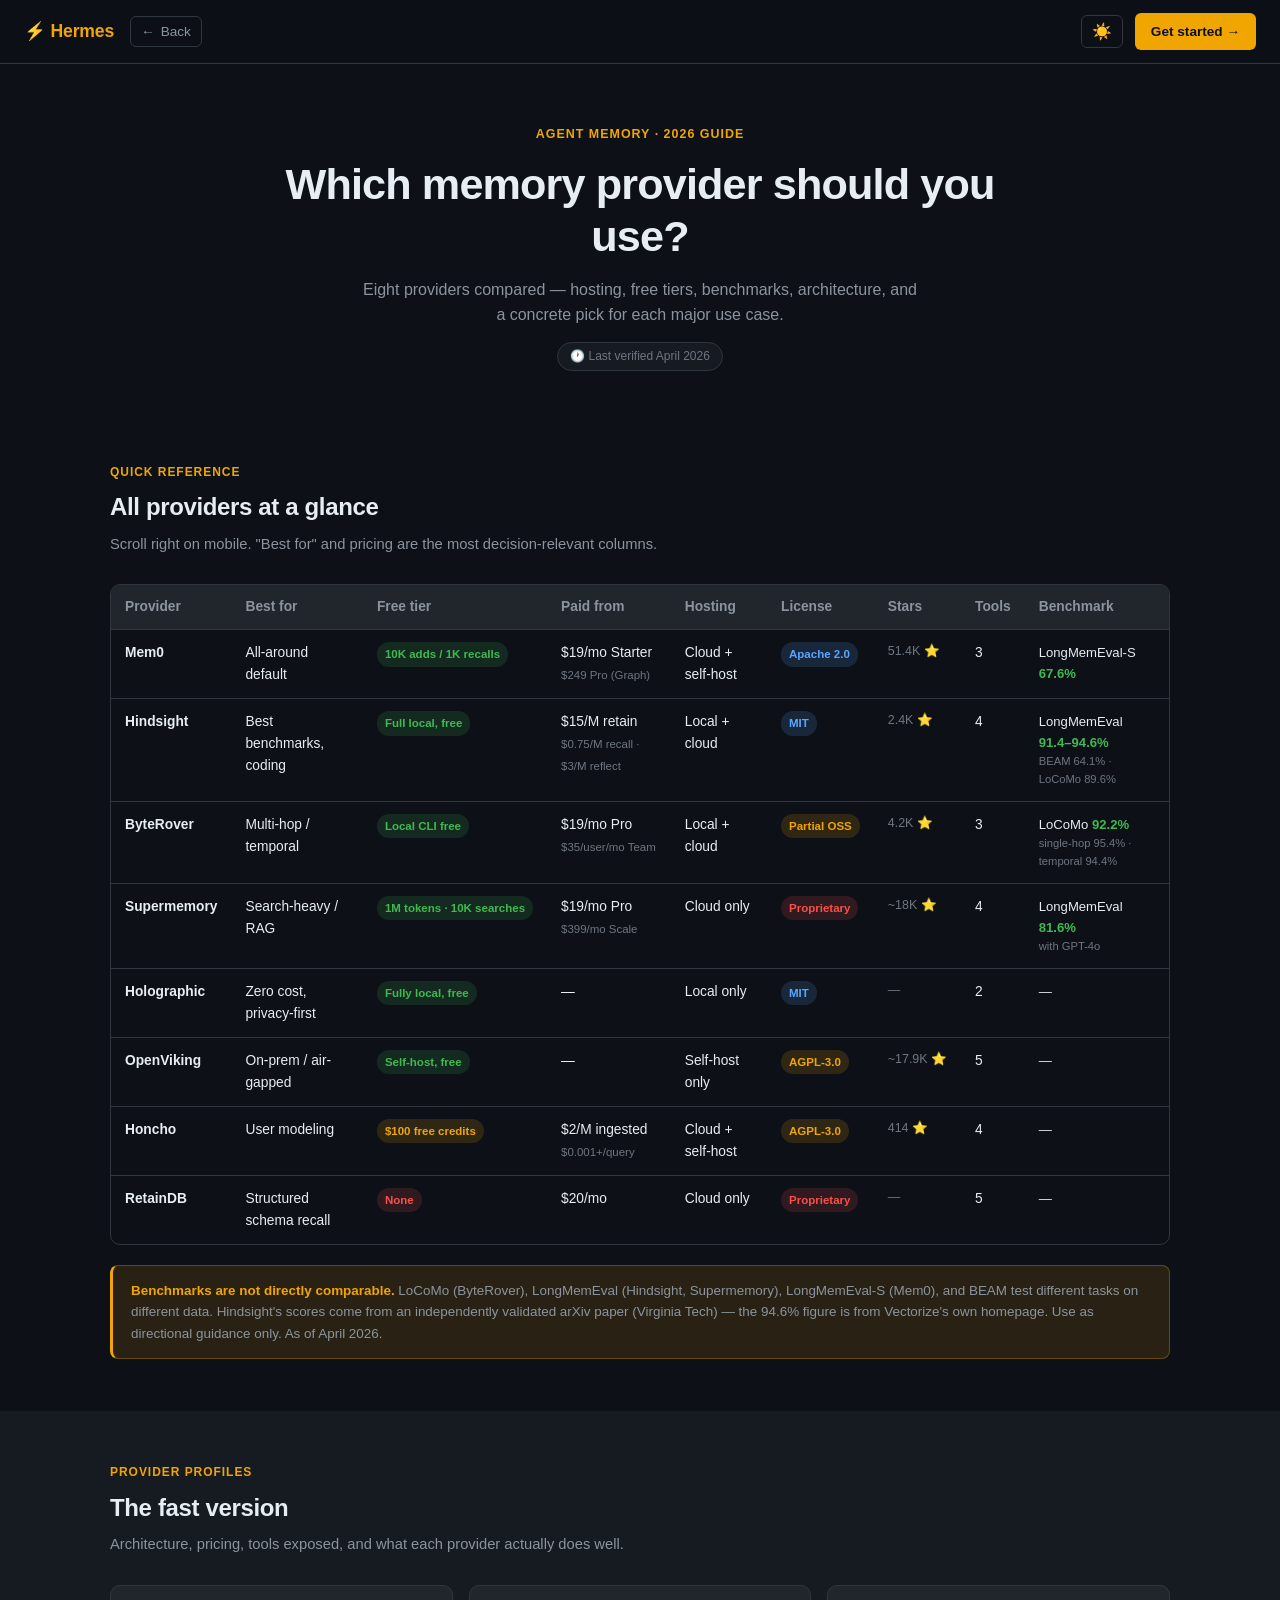
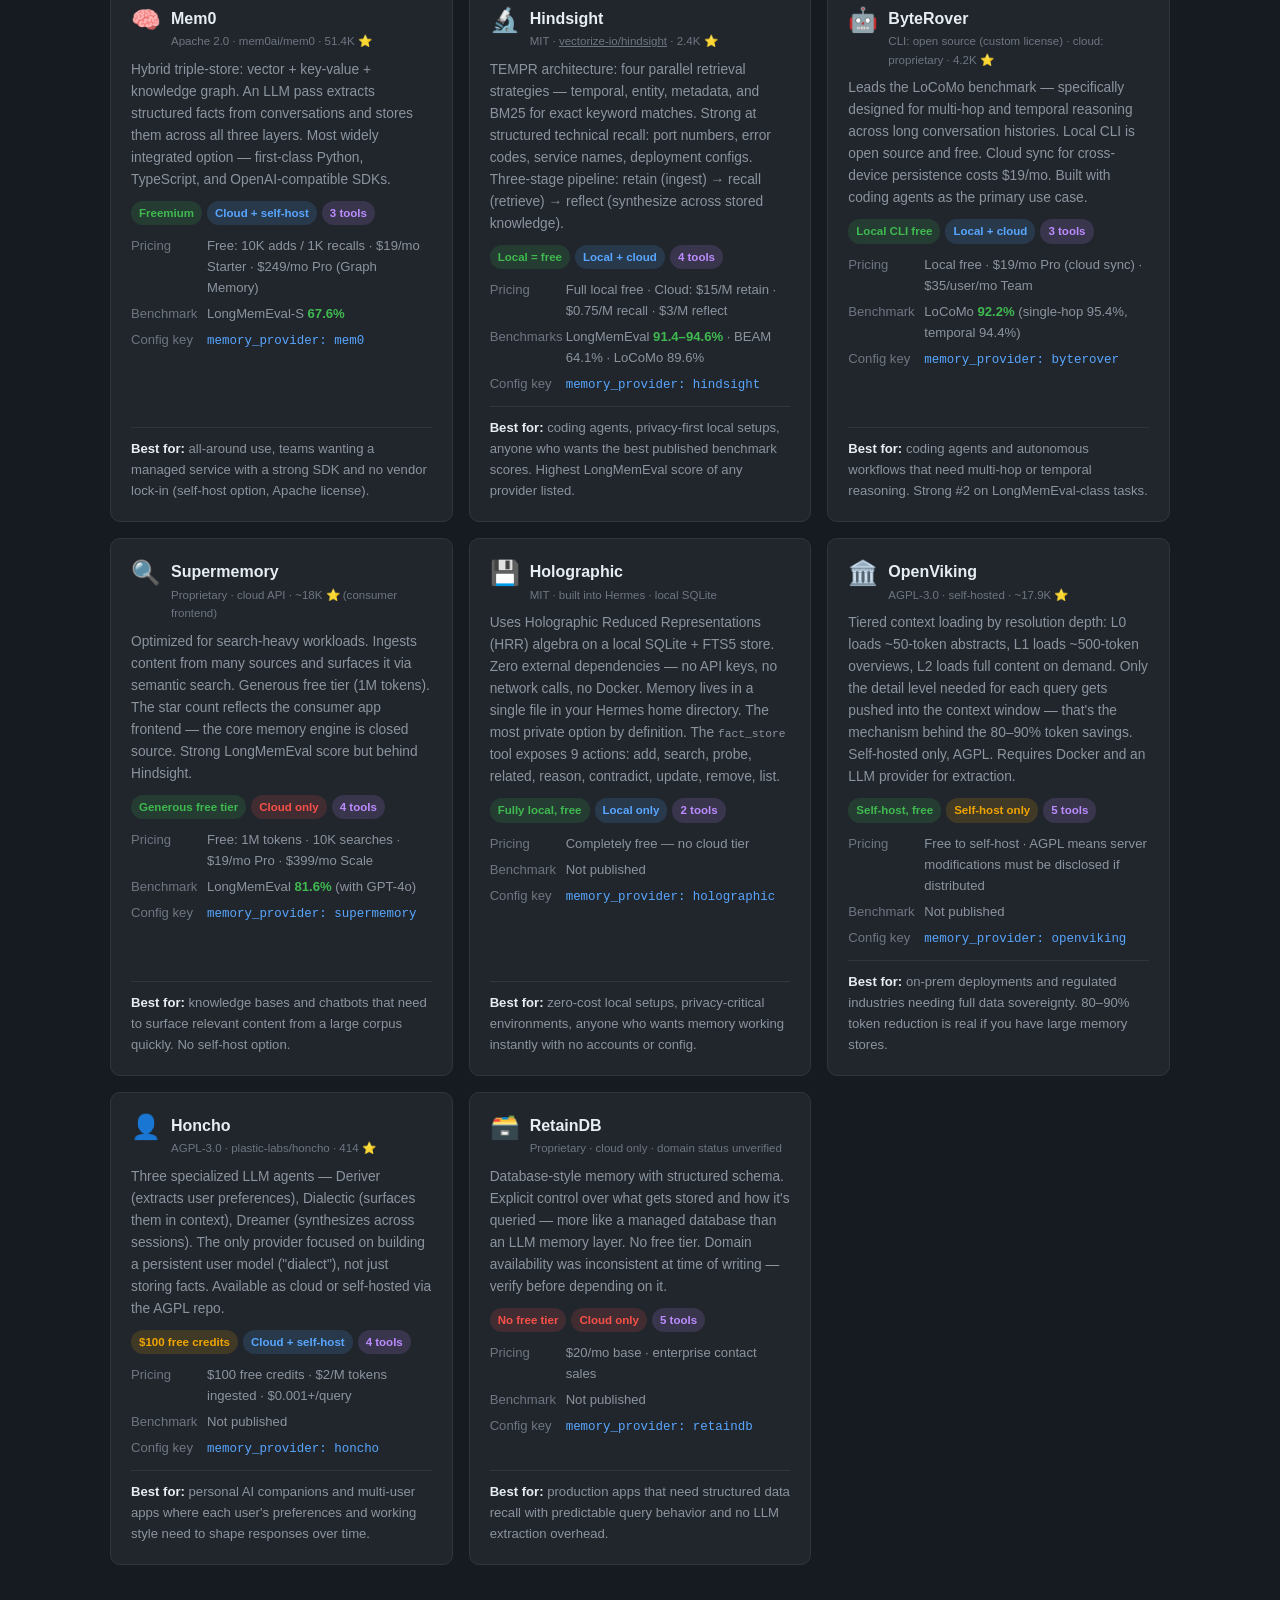
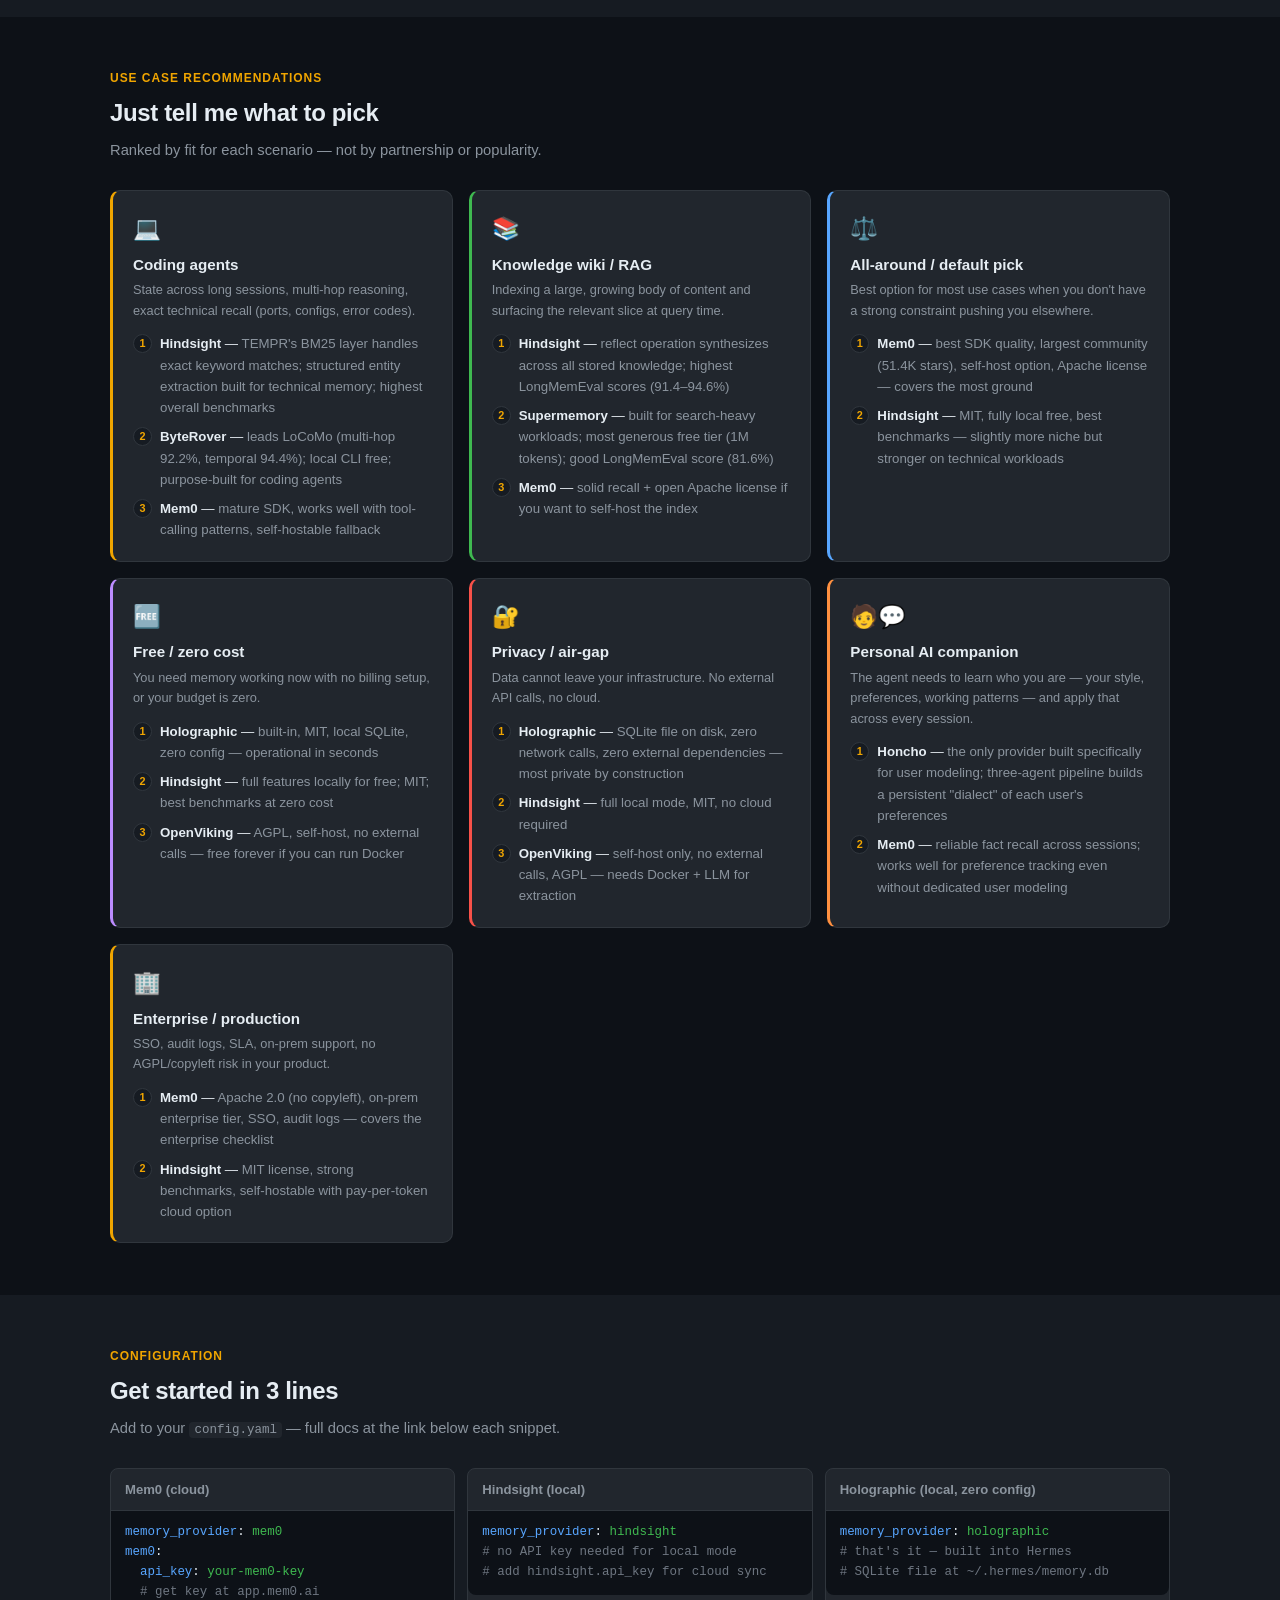
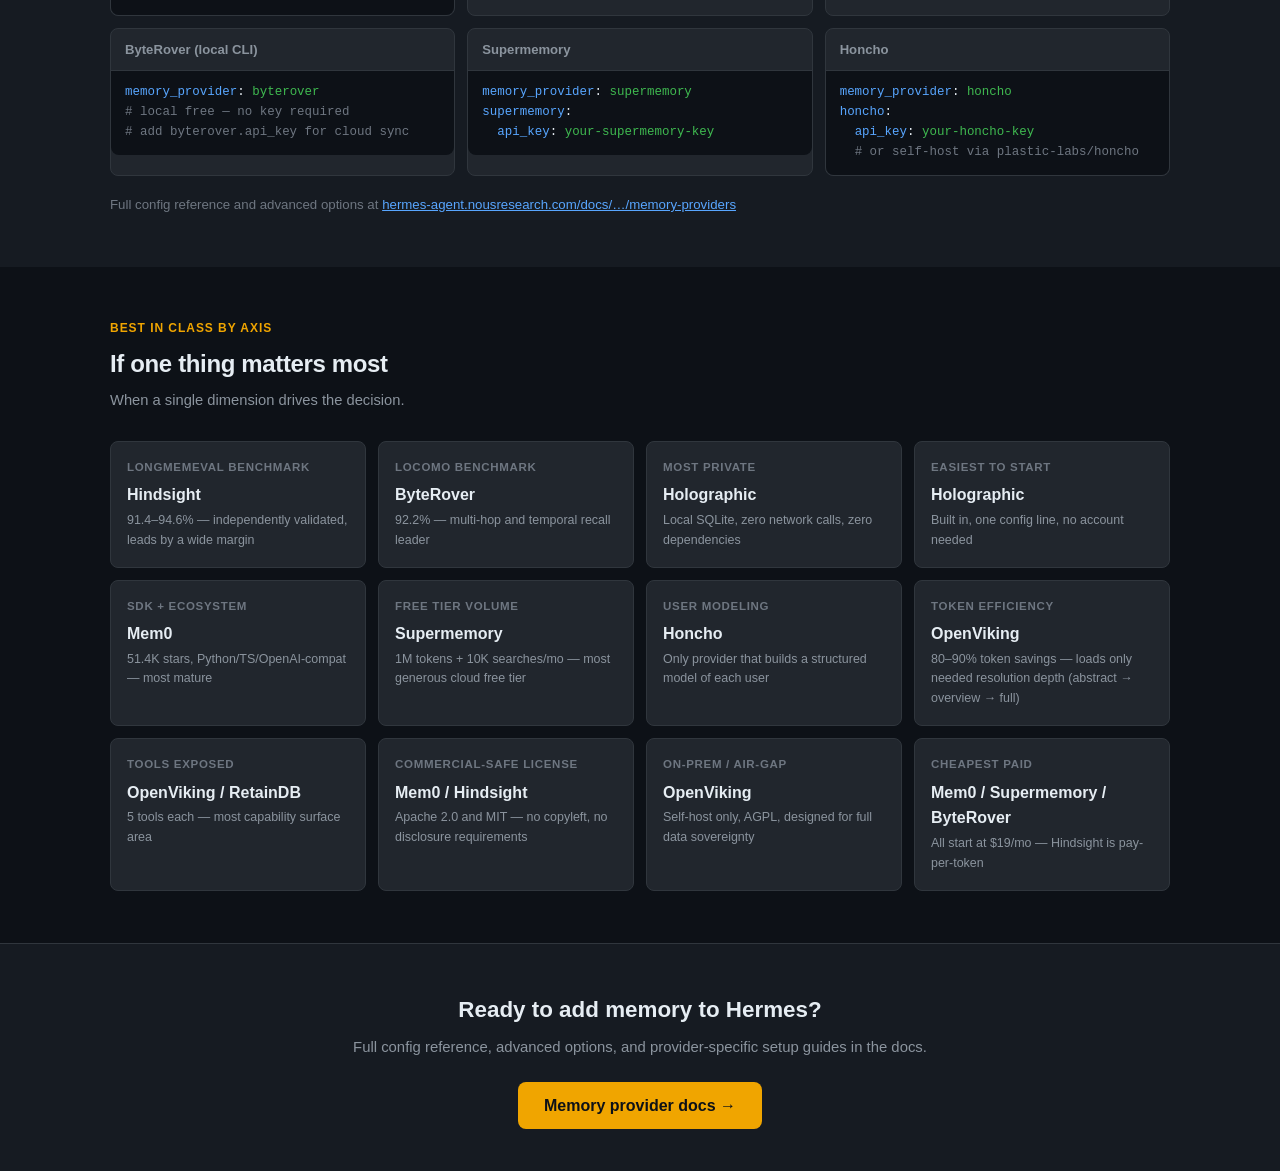
<file: memory/index.html>
<!DOCTYPE html>
<html lang="en" data-theme="dark">
<head>
  <script>
    (function(){
      var p = window.location.pathname;
      if (p.endsWith('/index.html')) {
        var clean = p.slice(0, p.length - 'index.html'.length);
        window.history.replaceState(null, '', clean + window.location.search + window.location.hash);
      }
    })();
  </script>
  <meta charset="UTF-8">
  <meta name="viewport" content="width=device-width, initial-scale=1.0">
  <title>Memory Providers for AI Agents — 2026 Guide</title>
  <meta property="og:title" content="Memory Providers for AI Agents — 2026 Guide">
  <meta property="og:description" content="Compare 8 agent memory providers — Mem0, Hindsight, ByteRover, Supermemory, Holographic, OpenViking, Honcho, RetainDB. Free tiers, benchmarks, hosting, and use-case picks.">
  <meta property="og:type" content="website">
  <meta property="og:url" content="https://get-hermes.ai/memory/">
  <meta property="og:image" content="https://get-hermes.ai/images/ui-hero.png">
  <meta name="twitter:card" content="summary_large_image">
  <meta name="twitter:title" content="Memory Providers for AI Agents — 2026 Guide">
  <meta name="twitter:description" content="Compare 8 agent memory providers — free tiers, benchmarks, architecture, and a straight pick for every use case.">
  <meta name="twitter:image" content="https://get-hermes.ai/images/ui-hero.png">
  <meta name="description" content="Which memory provider should you use with your AI agent? Compare Mem0, Hindsight, ByteRover, Supermemory, and more — free tiers, hosting options, benchmarks, and use-case picks.">
<style>
  :root {
    --bg-primary: #0d1117;
    --bg-secondary: #161b22;
    --bg-tertiary: #21262d;
    --bg-card: #161b22;
    --border: #30363d;
    --text-primary: #e6edf3;
    --text-secondary: #8b949e;
    --text-muted: #6e7681;
    --accent: #f0a500;
    --accent-dim: #c88800;
    --accent-glow: rgba(240,165,0,0.12);
    --green: #3fb950;
    --blue: #58a6ff;
    --purple: #bc8cff;
    --red: #f85149;
    --orange: #ff9040;
    --nav-height: 64px;
  }
  [data-theme="light"] nav {
    background: rgba(246, 248, 250, 0.95);
  }
  [data-theme="light"] {
    --bg-primary: #ffffff;
    --bg-secondary: #f6f8fa;
    --bg-tertiary: #eaeef2;
    --bg-card: #ffffff;
    --border: #d0d7de;
    --text-primary: #1f2328;
    --text-secondary: #656d76;
    --text-muted: #9198a1;
    --accent: #c07800;
    --accent-dim: #9a6200;
    --accent-glow: rgba(192,120,0,0.10);
  }

  *, *::before, *::after { box-sizing: border-box; margin: 0; padding: 0; }

  body {
    font-family: -apple-system, BlinkMacSystemFont, 'Segoe UI', sans-serif;
    background: var(--bg-primary);
    color: var(--text-primary);
    line-height: 1.6;
    min-height: 100vh;
  }

  /* NAV */
  nav {
    position: sticky; top: 0; height: var(--nav-height);
    background: rgba(13, 17, 23, 0.92); border-bottom: 1px solid var(--border);
    backdrop-filter: blur(12px); display: flex; align-items: center;
    justify-content: space-between; padding: 0 24px; z-index: 100;
  }
  .nav-left { display: flex; align-items: center; gap: 16px; }
  .nav-logo {
    font-size: 1.1rem; font-weight: 700; color: var(--accent);
    text-decoration: none; letter-spacing: -0.01em;
  }
  .nav-back {
    font-size: 0.85rem; color: var(--text-secondary); text-decoration: none;
    display: flex; align-items: center; gap: 6px; padding: 4px 10px;
    border: 1px solid var(--border); border-radius: 6px; transition: color .15s, border-color .15s;
  }
  .nav-back:hover { color: var(--text-primary); border-color: var(--text-secondary); }
  .nav-right { display: flex; align-items: center; gap: 12px; }
  #theme-toggle {
    background: none; border: 1px solid var(--border); color: var(--text-secondary);
    cursor: pointer; border-radius: 6px; padding: 6px 10px; font-size: 1rem;
    transition: color .15s, border-color .15s;
  }
  #theme-toggle:hover { color: var(--text-primary); border-color: var(--text-secondary); }
  .btn-cta {
    background: var(--accent); color: #0d1117; padding: 8px 16px;
    border-radius: 6px; font-weight: 600; font-size: 0.85rem;
    text-decoration: none; transition: background .15s;
  }
  .btn-cta:hover { background: var(--accent-dim); }

  /* HAMBURGER */
  .hamburger {
    display: none; flex-direction: column; gap: 5px; cursor: pointer;
    background: none; border: none; padding: 8px;
  }
  .hamburger span { display: block; width: 22px; height: 2px; background: var(--text-primary); border-radius: 2px; }
  #memory-mobile-menu {
    display: none; position: fixed; top: var(--nav-height); left: 0; right: 0;
    background: var(--bg-secondary); border-bottom: 1px solid var(--border);
    padding: 16px 24px; z-index: 99; flex-direction: column; gap: 4px;
  }
  #memory-mobile-menu.open { display: flex; }
  #memory-mobile-menu a {
    padding: 10px 0; color: var(--text-primary); text-decoration: none;
    border-bottom: 1px solid var(--border); font-size: 0.95rem;
  }
  #memory-mobile-menu a:last-child { border-bottom: none; }
  #memory-mobile-menu a.accent { color: var(--accent); font-weight: 600; }

  /* HERO */
  .hero { padding: 56px 24px 40px; text-align: center; max-width: 760px; margin: 0 auto; }
  .hero-eyebrow {
    display: inline-block; font-size: 0.78rem; font-weight: 600;
    letter-spacing: 0.08em; text-transform: uppercase; color: var(--accent); margin-bottom: 14px;
  }
  .hero h1 {
    font-size: clamp(1.8rem, 4vw, 2.7rem); font-weight: 800;
    letter-spacing: -0.02em; line-height: 1.2; margin-bottom: 14px;
  }
  .hero p { font-size: 1rem; color: var(--text-secondary); max-width: 560px; margin: 0 auto 14px; }
  .updated-stamp {
    display: inline-flex; align-items: center; gap: 6px;
    font-size: 0.75rem; color: var(--text-muted);
    background: var(--bg-secondary); border: 1px solid var(--border);
    border-radius: 20px; padding: 4px 12px;
  }

  /* SECTION */
  section { padding: 52px 24px; }
  section.alt { background: var(--bg-secondary); }
  .section-inner { max-width: 1060px; margin: 0 auto; }
  .section-label {
    font-size: 0.75rem; font-weight: 600; letter-spacing: 0.08em;
    text-transform: uppercase; color: var(--accent); margin-bottom: 6px;
  }
  .section-title { font-size: 1.5rem; font-weight: 700; letter-spacing: -0.015em; margin-bottom: 6px; }
  .section-sub { font-size: 0.92rem; color: var(--text-secondary); margin-bottom: 28px; max-width: 580px; }

  /* PILLS */
  .pill {
    display: inline-block; font-size: 0.72rem; font-weight: 600;
    padding: 3px 8px; border-radius: 12px; white-space: nowrap;
  }
  .pill-green  { background: rgba(63,185,80,0.15); color: var(--green); }
  .pill-amber  { background: rgba(240,165,0,0.15); color: var(--accent); }
  .pill-blue   { background: rgba(88,166,255,0.15); color: var(--blue); }
  .pill-purple { background: rgba(188,140,255,0.15); color: var(--purple); }
  .pill-red    { background: rgba(248,81,73,0.15); color: var(--red); }
  .pill-gray   { background: var(--bg-tertiary); color: var(--text-secondary); }

  /* QUICK TABLE */
  .table-wrap { overflow-x: auto; border-radius: 10px; border: 1px solid var(--border); }
  table { width: 100%; border-collapse: collapse; font-size: 0.86rem; }
  thead tr { background: var(--bg-tertiary); }
  th {
    padding: 11px 14px; text-align: left; font-weight: 600;
    color: var(--text-secondary); white-space: nowrap; border-bottom: 1px solid var(--border);
  }
  td { padding: 12px 14px; border-bottom: 1px solid var(--border); vertical-align: top; }
  tbody tr:last-child td { border-bottom: none; }
  tbody tr:hover { background: rgba(255,255,255,0.02); }
  [data-theme="light"] tbody tr:hover { background: rgba(0,0,0,0.02); }
  .t-name { font-weight: 600; color: var(--text-primary); }
  .t-name a { color: inherit; text-decoration: none; }
  .t-name a:hover { color: var(--accent); }
  .t-stars { font-size: 0.78rem; color: var(--text-muted); white-space: nowrap; }
  .t-bench { font-size: 0.82rem; }
  .t-bench strong { color: var(--green); }
  .t-bench small { color: var(--text-muted); display: block; font-size: 0.7rem; }
  /* hide less-critical columns on small screens */
  @media (max-width: 820px) { .col-arch { display: none; } }
  @media (max-width: 640px) { .col-stars { display: none; } .col-tools { display: none; } }

  /* BENCHMARK CALLOUT */
  .bench-callout {
    background: var(--accent-glow); border: 1px solid rgba(240,165,0,0.3);
    border-left: 3px solid var(--accent); border-radius: 8px;
    padding: 14px 18px; font-size: 0.84rem; color: var(--text-secondary); margin-top: 20px;
  }
  .bench-callout strong { color: var(--accent); }

  /* PROVIDER CARDS */
  .provider-grid {
    display: grid;
    grid-template-columns: repeat(auto-fill, minmax(300px, 1fr));
    gap: 16px;
  }
  .provider-card {
    background: var(--bg-tertiary); border: 1px solid var(--border);
    border-radius: 10px; padding: 20px; transition: border-color .15s;
    display: flex; flex-direction: column; gap: 0;
  }
  .provider-card:hover { border-color: var(--accent); }
  .pc-header { display: flex; align-items: flex-start; gap: 10px; margin-bottom: 8px; }
  .pc-icon { font-size: 1.5rem; line-height: 1; flex-shrink: 0; margin-top: 2px; }
  .pc-name { font-size: 1rem; font-weight: 700; }
  .pc-name a { color: inherit; text-decoration: none; }
  .pc-name a:hover { color: var(--accent); }
  .pc-meta { font-size: 0.72rem; color: var(--text-muted); margin-top: 1px; }
  .pc-desc { font-size: 0.86rem; color: var(--text-secondary); margin-bottom: 10px; }
  .pc-tags { display: flex; flex-wrap: wrap; gap: 5px; margin-bottom: 10px; }
  .pc-rows { display: flex; flex-direction: column; gap: 5px; margin-bottom: 10px; }
  .pc-row { display: flex; gap: 8px; font-size: 0.82rem; }
  .pc-row-label { color: var(--text-muted); flex-shrink: 0; width: 68px; }
  .pc-row-val { color: var(--text-secondary); }
  .pc-row-val strong { color: var(--green); }
  .pc-row-val a { color: var(--blue); text-decoration: none; font-family: 'SFMono-Regular', monospace; font-size: 0.78rem; }
  .pc-best {
    font-size: 0.82rem; color: var(--text-secondary);
    border-top: 1px solid var(--border); padding-top: 10px; margin-top: auto;
  }
  .pc-best strong { color: var(--text-primary); }

  /* USE CASE PICKER */
  .picker-grid {
    display: grid;
    grid-template-columns: repeat(auto-fill, minmax(290px, 1fr));
    gap: 16px;
  }
  .picker-card {
    background: var(--bg-tertiary); border: 1px solid var(--border);
    border-left: 3px solid var(--accent); border-radius: 10px; padding: 20px;
  }
  .picker-card.green-accent  { border-left-color: var(--green); }
  .picker-card.blue-accent   { border-left-color: var(--blue); }
  .picker-card.purple-accent { border-left-color: var(--purple); }
  .picker-card.red-accent    { border-left-color: var(--red); }
  .picker-card.orange-accent { border-left-color: var(--orange); }
  .picker-icon { font-size: 1.4rem; margin-bottom: 6px; }
  .picker-title { font-size: 0.95rem; font-weight: 700; margin-bottom: 3px; }
  .picker-sub { font-size: 0.8rem; color: var(--text-secondary); margin-bottom: 12px; }
  .picker-picks { list-style: none; display: flex; flex-direction: column; gap: 8px; }
  .picker-pick { display: flex; align-items: flex-start; gap: 8px; font-size: 0.83rem; }
  .pick-rank {
    flex-shrink: 0; width: 19px; height: 19px; border-radius: 50%;
    background: var(--bg-secondary); border: 1px solid var(--border);
    display: flex; align-items: center; justify-content: center;
    font-size: 0.68rem; font-weight: 700; color: var(--accent); margin-top: 1px;
  }
  .pick-name { font-weight: 600; color: var(--text-primary); }
  .pick-why { color: var(--text-secondary); }

  /* TRADEOFF GRID */
  .tradeoff-grid {
    display: grid;
    grid-template-columns: repeat(auto-fill, minmax(220px, 1fr));
    gap: 12px;
  }
  .tradeoff-card {
    background: var(--bg-tertiary); border: 1px solid var(--border);
    border-radius: 8px; padding: 16px;
  }
  .tradeoff-label {
    font-size: 0.72rem; font-weight: 600; letter-spacing: 0.06em;
    text-transform: uppercase; color: var(--text-muted); margin-bottom: 6px;
  }
  .tradeoff-winner { font-size: 1rem; font-weight: 700; color: var(--text-primary); margin-bottom: 3px; }
  .tradeoff-note { font-size: 0.78rem; color: var(--text-secondary); }

  /* CONFIG SNIPPETS */
  .config-grid {
    display: grid;
    grid-template-columns: repeat(auto-fill, minmax(300px, 1fr));
    gap: 12px;
  }
  .config-card {
    background: var(--bg-tertiary); border: 1px solid var(--border); border-radius: 8px;
  }
  .config-header {
    padding: 10px 14px; border-bottom: 1px solid var(--border);
    font-size: 0.82rem; font-weight: 600; color: var(--text-secondary);
  }
  .config-body {
    padding: 12px 14px; font-family: 'SFMono-Regular', 'Consolas', monospace;
    font-size: 0.78rem; color: #e6edf3; line-height: 1.6; white-space: pre;
    overflow-x: auto; background: #0d1117; border-radius: 0 0 8px 8px;
  }
  [data-theme="light"] .config-body { background: #f6f8fa; color: #1f2328; }
  .cfg-key { color: var(--blue); }
  .cfg-val { color: var(--green); }
  .cfg-comment { color: var(--text-muted); }

  /* CTA */
  .cta-strip {
    background: var(--bg-secondary); border-top: 1px solid var(--border);
    padding: 48px 24px; text-align: center;
  }
  .cta-strip h2 { font-size: 1.4rem; font-weight: 700; margin-bottom: 8px; }
  .cta-strip p { color: var(--text-secondary); font-size: 0.93rem; margin-bottom: 22px; }
  .cta-strip a {
    display: inline-block; background: var(--accent); color: #0d1117;
    padding: 11px 26px; border-radius: 8px; font-weight: 700;
    text-decoration: none; transition: background .15s;
  }
  .cta-strip a:hover { background: var(--accent-dim); }

  /* RESPONSIVE */
  @media (max-width: 640px) {
    .hamburger { display: flex; }
    .btn-cta { display: none; }
    .nav-back span { display: none; }
    .hero { padding: 36px 16px 28px; }
    section { padding: 36px 16px; }
    th, td { padding: 9px 10px; }
    .provider-grid { grid-template-columns: 1fr; }
    .picker-grid { grid-template-columns: 1fr; }
    .tradeoff-grid { grid-template-columns: 1fr 1fr; }
    .config-grid { grid-template-columns: 1fr; }
  }
  @media (max-width: 400px) {
    .tradeoff-grid { grid-template-columns: 1fr; }
  }
</style>
</head>
<body>

<nav>
  <div class="nav-left">
    <a class="nav-logo" href="../">⚡ Hermes</a>
    <a class="nav-back" href="../"><span>←</span><span>Back</span></a>
  </div>
  <div class="nav-right">
    <button id="theme-toggle" aria-label="Toggle theme">🌙</button>
    <a class="btn-cta" href="https://hermes-agent.nousresearch.com/docs/getting-started/installation">Get started →</a>
    <button class="hamburger" id="memory-hamburger" aria-label="Open menu">
      <span></span><span></span><span></span>
    </button>
  </div>
</nav>

<div id="memory-mobile-menu">
  <a href="../">← Main site</a>
  <a href="../eli5/">ELI5 explainer</a>
  <a href="../models/">Model guide</a>
  <a href="../community/">Community</a>
  <a href="https://hermes-agent.nousresearch.com/docs/getting-started/installation" class="accent">Get started →</a>
</div>

<div class="hero">
  <span class="hero-eyebrow">Agent memory · 2026 guide</span>
  <h1>Which memory provider should you use?</h1>
  <p>Eight providers compared — hosting, free tiers, benchmarks, architecture, and a concrete pick for each major use case.</p>
  <span class="updated-stamp">🕐 Last verified April 2026</span>
</div>

<!-- QUICK REFERENCE TABLE -->
<section id="table">
  <div class="section-inner">
    <div class="section-label">Quick reference</div>
    <div class="section-title">All providers at a glance</div>
    <p class="section-sub">Scroll right on mobile. "Best for" and pricing are the most decision-relevant columns.</p>

    <div class="table-wrap">
      <table>
        <thead>
          <tr>
            <th>Provider</th>
            <th>Best for</th>
            <th>Free tier</th>
            <th class="col-paid">Paid from</th>
            <th>Hosting</th>
            <th>License</th>
            <th class="col-stars">Stars</th>
            <th class="col-tools">Tools</th>
            <th>Benchmark</th>
          </tr>
        </thead>
        <tbody>
          <tr>
            <td class="t-name"><a href="https://mem0.ai" target="_blank" rel="noopener">Mem0</a></td>
            <td>All-around default</td>
            <td><span class="pill pill-green">10K adds / 1K recalls</span></td>
            <td class="col-paid">$19/mo Starter<br><small style="color:var(--text-muted)">$249 Pro (Graph)</small></td>
            <td>Cloud + self-host</td>
            <td><span class="pill pill-blue">Apache 2.0</span></td>
            <td class="t-stars col-stars">51.4K ⭐</td>
            <td class="col-tools">3</td>
            <td class="t-bench">LongMemEval-S <strong>67.6%</strong></td>
          </tr>
          <tr>
            <td class="t-name"><a href="https://hindsight.vectorize.io" target="_blank" rel="noopener">Hindsight</a></td>
            <td>Best benchmarks, coding</td>
            <td><span class="pill pill-green">Full local, free</span></td>
            <td class="col-paid">$15/M retain<br><small style="color:var(--text-muted)">$0.75/M recall · $3/M reflect</small></td>
            <td>Local + cloud</td>
            <td><span class="pill pill-blue">MIT</span></td>
            <td class="t-stars col-stars">2.4K ⭐</td>
            <td class="col-tools">4</td>
            <td class="t-bench">LongMemEval <strong>91.4–94.6%</strong><small>BEAM 64.1% · LoCoMo 89.6%</small></td>
          </tr>
          <tr>
            <td class="t-name"><a href="https://byterover.dev" target="_blank" rel="noopener">ByteRover</a></td>
            <td>Multi-hop / temporal</td>
            <td><span class="pill pill-green">Local CLI free</span></td>
            <td class="col-paid">$19/mo Pro<br><small style="color:var(--text-muted)">$35/user/mo Team</small></td>
            <td>Local + cloud</td>
            <td><span class="pill pill-amber">Partial OSS</span></td>
            <td class="t-stars col-stars">4.2K ⭐</td>
            <td class="col-tools">3</td>
            <td class="t-bench">LoCoMo <strong>92.2%</strong><small>single-hop 95.4% · temporal 94.4%</small></td>
          </tr>
          <tr>
            <td class="t-name"><a href="https://www.supermemory.ai" target="_blank" rel="noopener">Supermemory</a></td>
            <td>Search-heavy / RAG</td>
            <td><span class="pill pill-green">1M tokens · 10K searches</span></td>
            <td class="col-paid">$19/mo Pro<br><small style="color:var(--text-muted)">$399/mo Scale</small></td>
            <td>Cloud only</td>
            <td><span class="pill pill-red">Proprietary</span></td>
            <td class="t-stars col-stars">~18K ⭐</td>
            <td class="col-tools">4</td>
            <td class="t-bench">LongMemEval <strong>81.6%</strong><small>with GPT-4o</small></td>
          </tr>
          <tr>
            <td class="t-name">Holographic</td>
            <td>Zero cost, privacy-first</td>
            <td><span class="pill pill-green">Fully local, free</span></td>
            <td class="col-paid">—</td>
            <td>Local only</td>
            <td><span class="pill pill-blue">MIT</span></td>
            <td class="t-stars col-stars">—</td>
            <td class="col-tools">2</td>
            <td class="t-bench">—</td>
          </tr>
          <tr>
            <td class="t-name"><a href="https://github.com/volcengine/OpenViking" target="_blank" rel="noopener">OpenViking</a></td>
            <td>On-prem / air-gapped</td>
            <td><span class="pill pill-green">Self-host, free</span></td>
            <td class="col-paid">—</td>
            <td>Self-host only</td>
            <td><span class="pill pill-amber">AGPL-3.0</span></td>
            <td class="t-stars col-stars">~17.9K ⭐</td>
            <td class="col-tools">5</td>
            <td class="t-bench">—</td>
          </tr>
          <tr>
            <td class="t-name"><a href="https://honcho.dev" target="_blank" rel="noopener">Honcho</a></td>
            <td>User modeling</td>
            <td><span class="pill pill-amber">$100 free credits</span></td>
            <td class="col-paid">$2/M ingested<br><small style="color:var(--text-muted)">$0.001+/query</small></td>
            <td>Cloud + self-host</td>
            <td><span class="pill pill-amber">AGPL-3.0</span></td>
            <td class="t-stars col-stars">414 ⭐</td>
            <td class="col-tools">4</td>
            <td class="t-bench">—</td>
          </tr>
          <tr>
            <td class="t-name">RetainDB</td>
            <td>Structured schema recall</td>
            <td><span class="pill pill-red">None</span></td>
            <td class="col-paid">$20/mo</td>
            <td>Cloud only</td>
            <td><span class="pill pill-red">Proprietary</span></td>
            <td class="t-stars col-stars">—</td>
            <td class="col-tools">5</td>
            <td class="t-bench">—</td>
          </tr>
        </tbody>
      </table>
    </div>

    <div class="bench-callout">
      <strong>Benchmarks are not directly comparable.</strong> LoCoMo (ByteRover), LongMemEval (Hindsight, Supermemory), LongMemEval-S (Mem0), and BEAM test different tasks on different data. Hindsight's scores come from an independently validated arXiv paper (Virginia Tech) — the 94.6% figure is from Vectorize's own homepage. Use as directional guidance only. As of April 2026.
    </div>
  </div>
</section>

<!-- PROVIDER PROFILES -->
<section id="providers" class="alt">
  <div class="section-inner">
    <div class="section-label">Provider profiles</div>
    <div class="section-title">The fast version</div>
    <p class="section-sub">Architecture, pricing, tools exposed, and what each provider actually does well.</p>

    <div class="provider-grid">

      <div class="provider-card">
        <div class="pc-header">
          <div class="pc-icon">🧠</div>
          <div>
            <div class="pc-name"><a href="https://mem0.ai" target="_blank" rel="noopener">Mem0</a></div>
            <div class="pc-meta">Apache 2.0 · mem0ai/mem0 · 51.4K ⭐</div>
          </div>
        </div>
        <p class="pc-desc">Hybrid triple-store: vector + key-value + knowledge graph. An LLM pass extracts structured facts from conversations and stores them across all three layers. Most widely integrated option — first-class Python, TypeScript, and OpenAI-compatible SDKs.</p>
        <div class="pc-tags">
          <span class="pill pill-green">Freemium</span>
          <span class="pill pill-blue">Cloud + self-host</span>
          <span class="pill pill-purple">3 tools</span>
        </div>
        <div class="pc-rows">
          <div class="pc-row"><span class="pc-row-label">Pricing</span><span class="pc-row-val">Free: 10K adds / 1K recalls · $19/mo Starter · $249/mo Pro (Graph Memory)</span></div>
          <div class="pc-row"><span class="pc-row-label">Benchmark</span><span class="pc-row-val">LongMemEval-S <strong>67.6%</strong></span></div>
          <div class="pc-row"><span class="pc-row-label">Config key</span><span class="pc-row-val"><a href="https://hermes-agent.nousresearch.com/docs/user-guide/features/memory-providers">memory_provider: mem0</a></span></div>
        </div>
        <div class="pc-best"><strong>Best for:</strong> all-around use, teams wanting a managed service with a strong SDK and no vendor lock-in (self-host option, Apache license).</div>
      </div>

      <div class="provider-card">
        <div class="pc-header">
          <div class="pc-icon">🔬</div>
          <div>
            <div class="pc-name"><a href="https://hindsight.vectorize.io" target="_blank" rel="noopener">Hindsight</a></div>
            <div class="pc-meta">MIT · <a href="https://github.com/vectorize-io/hindsight" target="_blank" rel="noopener" style="color:inherit">vectorize-io/hindsight</a> · 2.4K ⭐</div>
          </div>
        </div>
        <p class="pc-desc">TEMPR architecture: four parallel retrieval strategies — temporal, entity, metadata, and BM25 for exact keyword matches. Strong at structured technical recall: port numbers, error codes, service names, deployment configs. Three-stage pipeline: retain (ingest) → recall (retrieve) → reflect (synthesize across stored knowledge).</p>
        <div class="pc-tags">
          <span class="pill pill-green">Local = free</span>
          <span class="pill pill-blue">Local + cloud</span>
          <span class="pill pill-purple">4 tools</span>
        </div>
        <div class="pc-rows">
          <div class="pc-row"><span class="pc-row-label">Pricing</span><span class="pc-row-val">Full local free · Cloud: $15/M retain · $0.75/M recall · $3/M reflect</span></div>
          <div class="pc-row"><span class="pc-row-label">Benchmarks</span><span class="pc-row-val">LongMemEval <strong>91.4–94.6%</strong> · BEAM 64.1% · LoCoMo 89.6%</span></div>
          <div class="pc-row"><span class="pc-row-label">Config key</span><span class="pc-row-val"><a href="https://hermes-agent.nousresearch.com/docs/user-guide/features/memory-providers">memory_provider: hindsight</a></span></div>
        </div>
        <div class="pc-best"><strong>Best for:</strong> coding agents, privacy-first local setups, anyone who wants the best published benchmark scores. Highest LongMemEval score of any provider listed.</div>
      </div>

      <div class="provider-card">
        <div class="pc-header">
          <div class="pc-icon">🤖</div>
          <div>
            <div class="pc-name"><a href="https://byterover.dev" target="_blank" rel="noopener">ByteRover</a></div>
            <div class="pc-meta">CLI: open source (custom license) · cloud: proprietary · 4.2K ⭐</div>
          </div>
        </div>
        <p class="pc-desc">Leads the LoCoMo benchmark — specifically designed for multi-hop and temporal reasoning across long conversation histories. Local CLI is open source and free. Cloud sync for cross-device persistence costs $19/mo. Built with coding agents as the primary use case.</p>
        <div class="pc-tags">
          <span class="pill pill-green">Local CLI free</span>
          <span class="pill pill-blue">Local + cloud</span>
          <span class="pill pill-purple">3 tools</span>
        </div>
        <div class="pc-rows">
          <div class="pc-row"><span class="pc-row-label">Pricing</span><span class="pc-row-val">Local free · $19/mo Pro (cloud sync) · $35/user/mo Team</span></div>
          <div class="pc-row"><span class="pc-row-label">Benchmark</span><span class="pc-row-val">LoCoMo <strong>92.2%</strong> (single-hop 95.4%, temporal 94.4%)</span></div>
          <div class="pc-row"><span class="pc-row-label">Config key</span><span class="pc-row-val"><a href="https://hermes-agent.nousresearch.com/docs/user-guide/features/memory-providers">memory_provider: byterover</a></span></div>
        </div>
        <div class="pc-best"><strong>Best for:</strong> coding agents and autonomous workflows that need multi-hop or temporal reasoning. Strong #2 on LongMemEval-class tasks.</div>
      </div>

      <div class="provider-card">
        <div class="pc-header">
          <div class="pc-icon">🔍</div>
          <div>
            <div class="pc-name"><a href="https://www.supermemory.ai" target="_blank" rel="noopener">Supermemory</a></div>
            <div class="pc-meta">Proprietary · cloud API · ~18K ⭐ (consumer frontend)</div>
          </div>
        </div>
        <p class="pc-desc">Optimized for search-heavy workloads. Ingests content from many sources and surfaces it via semantic search. Generous free tier (1M tokens). The star count reflects the consumer app frontend — the core memory engine is closed source. Strong LongMemEval score but behind Hindsight.</p>
        <div class="pc-tags">
          <span class="pill pill-green">Generous free tier</span>
          <span class="pill pill-red">Cloud only</span>
          <span class="pill pill-purple">4 tools</span>
        </div>
        <div class="pc-rows">
          <div class="pc-row"><span class="pc-row-label">Pricing</span><span class="pc-row-val">Free: 1M tokens · 10K searches · $19/mo Pro · $399/mo Scale</span></div>
          <div class="pc-row"><span class="pc-row-label">Benchmark</span><span class="pc-row-val">LongMemEval <strong>81.6%</strong> (with GPT-4o)</span></div>
          <div class="pc-row"><span class="pc-row-label">Config key</span><span class="pc-row-val"><a href="https://hermes-agent.nousresearch.com/docs/user-guide/features/memory-providers">memory_provider: supermemory</a></span></div>
        </div>
        <div class="pc-best"><strong>Best for:</strong> knowledge bases and chatbots that need to surface relevant content from a large corpus quickly. No self-host option.</div>
      </div>

      <div class="provider-card">
        <div class="pc-header">
          <div class="pc-icon">💾</div>
          <div>
            <div class="pc-name">Holographic</div>
            <div class="pc-meta">MIT · built into Hermes · local SQLite</div>
          </div>
        </div>
        <p class="pc-desc">Uses Holographic Reduced Representations (HRR) algebra on a local SQLite + FTS5 store. Zero external dependencies — no API keys, no network calls, no Docker. Memory lives in a single file in your Hermes home directory. The most private option by definition. The <code style="font-family:monospace;font-size:0.82em">fact_store</code> tool exposes 9 actions: add, search, probe, related, reason, contradict, update, remove, list.</p>
        <div class="pc-tags">
          <span class="pill pill-green">Fully local, free</span>
          <span class="pill pill-blue">Local only</span>
          <span class="pill pill-purple">2 tools</span>
        </div>
        <div class="pc-rows">
          <div class="pc-row"><span class="pc-row-label">Pricing</span><span class="pc-row-val">Completely free — no cloud tier</span></div>
          <div class="pc-row"><span class="pc-row-label">Benchmark</span><span class="pc-row-val">Not published</span></div>
          <div class="pc-row"><span class="pc-row-label">Config key</span><span class="pc-row-val"><a href="https://hermes-agent.nousresearch.com/docs/user-guide/features/memory-providers">memory_provider: holographic</a></span></div>
        </div>
        <div class="pc-best"><strong>Best for:</strong> zero-cost local setups, privacy-critical environments, anyone who wants memory working instantly with no accounts or config.</div>
      </div>

      <div class="provider-card">
        <div class="pc-header">
          <div class="pc-icon">🏛️</div>
          <div>
            <div class="pc-name"><a href="https://github.com/volcengine/OpenViking" target="_blank" rel="noopener">OpenViking</a></div>
            <div class="pc-meta">AGPL-3.0 · self-hosted · ~17.9K ⭐</div>
          </div>
        </div>
        <p class="pc-desc">Tiered context loading by resolution depth: L0 loads ~50-token abstracts, L1 loads ~500-token overviews, L2 loads full content on demand. Only the detail level needed for each query gets pushed into the context window — that's the mechanism behind the 80–90% token savings. Self-hosted only, AGPL. Requires Docker and an LLM provider for extraction.</p>
        <div class="pc-tags">
          <span class="pill pill-green">Self-host, free</span>
          <span class="pill pill-amber">Self-host only</span>
          <span class="pill pill-purple">5 tools</span>
        </div>
        <div class="pc-rows">
          <div class="pc-row"><span class="pc-row-label">Pricing</span><span class="pc-row-val">Free to self-host · AGPL means server modifications must be disclosed if distributed</span></div>
          <div class="pc-row"><span class="pc-row-label">Benchmark</span><span class="pc-row-val">Not published</span></div>
          <div class="pc-row"><span class="pc-row-label">Config key</span><span class="pc-row-val"><a href="https://hermes-agent.nousresearch.com/docs/user-guide/features/memory-providers">memory_provider: openviking</a></span></div>
        </div>
        <div class="pc-best"><strong>Best for:</strong> on-prem deployments and regulated industries needing full data sovereignty. 80–90% token reduction is real if you have large memory stores.</div>
      </div>

      <div class="provider-card">
        <div class="pc-header">
          <div class="pc-icon">👤</div>
          <div>
            <div class="pc-name"><a href="https://honcho.dev" target="_blank" rel="noopener">Honcho</a></div>
            <div class="pc-meta">AGPL-3.0 · plastic-labs/honcho · 414 ⭐</div>
          </div>
        </div>
        <p class="pc-desc">Three specialized LLM agents — Deriver (extracts user preferences), Dialectic (surfaces them in context), Dreamer (synthesizes across sessions). The only provider focused on building a persistent user model ("dialect"), not just storing facts. Available as cloud or self-hosted via the AGPL repo.</p>
        <div class="pc-tags">
          <span class="pill pill-amber">$100 free credits</span>
          <span class="pill pill-blue">Cloud + self-host</span>
          <span class="pill pill-purple">4 tools</span>
        </div>
        <div class="pc-rows">
          <div class="pc-row"><span class="pc-row-label">Pricing</span><span class="pc-row-val">$100 free credits · $2/M tokens ingested · $0.001+/query</span></div>
          <div class="pc-row"><span class="pc-row-label">Benchmark</span><span class="pc-row-val">Not published</span></div>
          <div class="pc-row"><span class="pc-row-label">Config key</span><span class="pc-row-val"><a href="https://hermes-agent.nousresearch.com/docs/user-guide/features/memory-providers">memory_provider: honcho</a></span></div>
        </div>
        <div class="pc-best"><strong>Best for:</strong> personal AI companions and multi-user apps where each user's preferences and working style need to shape responses over time.</div>
      </div>

      <div class="provider-card">
        <div class="pc-header">
          <div class="pc-icon">🗃️</div>
          <div>
            <div class="pc-name">RetainDB</div>
            <div class="pc-meta">Proprietary · cloud only · domain status unverified</div>
          </div>
        </div>
        <p class="pc-desc">Database-style memory with structured schema. Explicit control over what gets stored and how it's queried — more like a managed database than an LLM memory layer. No free tier. Domain availability was inconsistent at time of writing — verify before depending on it.</p>
        <div class="pc-tags">
          <span class="pill pill-red">No free tier</span>
          <span class="pill pill-red">Cloud only</span>
          <span class="pill pill-purple">5 tools</span>
        </div>
        <div class="pc-rows">
          <div class="pc-row"><span class="pc-row-label">Pricing</span><span class="pc-row-val">$20/mo base · enterprise contact sales</span></div>
          <div class="pc-row"><span class="pc-row-label">Benchmark</span><span class="pc-row-val">Not published</span></div>
          <div class="pc-row"><span class="pc-row-label">Config key</span><span class="pc-row-val"><a href="https://hermes-agent.nousresearch.com/docs/user-guide/features/memory-providers">memory_provider: retaindb</a></span></div>
        </div>
        <div class="pc-best"><strong>Best for:</strong> production apps that need structured data recall with predictable query behavior and no LLM extraction overhead.</div>
      </div>

    </div>
  </div>
</section>

<!-- USE CASE PICKS -->
<section id="picks">
  <div class="section-inner">
    <div class="section-label">Use case recommendations</div>
    <div class="section-title">Just tell me what to pick</div>
    <p class="section-sub">Ranked by fit for each scenario — not by partnership or popularity.</p>

    <div class="picker-grid">

      <div class="picker-card">
        <div class="picker-icon">💻</div>
        <div class="picker-title">Coding agents</div>
        <p class="picker-sub">State across long sessions, multi-hop reasoning, exact technical recall (ports, configs, error codes).</p>
        <ul class="picker-picks">
          <li class="picker-pick">
            <div class="pick-rank">1</div>
            <div><span class="pick-name">Hindsight</span> — <span class="pick-why">TEMPR's BM25 layer handles exact keyword matches; structured entity extraction built for technical memory; highest overall benchmarks</span></div>
          </li>
          <li class="picker-pick">
            <div class="pick-rank">2</div>
            <div><span class="pick-name">ByteRover</span> — <span class="pick-why">leads LoCoMo (multi-hop 92.2%, temporal 94.4%); local CLI free; purpose-built for coding agents</span></div>
          </li>
          <li class="picker-pick">
            <div class="pick-rank">3</div>
            <div><span class="pick-name">Mem0</span> — <span class="pick-why">mature SDK, works well with tool-calling patterns, self-hostable fallback</span></div>
          </li>
        </ul>
      </div>

      <div class="picker-card green-accent">
        <div class="picker-icon">📚</div>
        <div class="picker-title">Knowledge wiki / RAG</div>
        <p class="picker-sub">Indexing a large, growing body of content and surfacing the relevant slice at query time.</p>
        <ul class="picker-picks">
          <li class="picker-pick">
            <div class="pick-rank">1</div>
            <div><span class="pick-name">Hindsight</span> — <span class="pick-why">reflect operation synthesizes across all stored knowledge; highest LongMemEval scores (91.4–94.6%)</span></div>
          </li>
          <li class="picker-pick">
            <div class="pick-rank">2</div>
            <div><span class="pick-name">Supermemory</span> — <span class="pick-why">built for search-heavy workloads; most generous free tier (1M tokens); good LongMemEval score (81.6%)</span></div>
          </li>
          <li class="picker-pick">
            <div class="pick-rank">3</div>
            <div><span class="pick-name">Mem0</span> — <span class="pick-why">solid recall + open Apache license if you want to self-host the index</span></div>
          </li>
        </ul>
      </div>

      <div class="picker-card blue-accent">
        <div class="picker-icon">⚖️</div>
        <div class="picker-title">All-around / default pick</div>
        <p class="picker-sub">Best option for most use cases when you don't have a strong constraint pushing you elsewhere.</p>
        <ul class="picker-picks">
          <li class="picker-pick">
            <div class="pick-rank">1</div>
            <div><span class="pick-name">Mem0</span> — <span class="pick-why">best SDK quality, largest community (51.4K stars), self-host option, Apache license — covers the most ground</span></div>
          </li>
          <li class="picker-pick">
            <div class="pick-rank">2</div>
            <div><span class="pick-name">Hindsight</span> — <span class="pick-why">MIT, fully local free, best benchmarks — slightly more niche but stronger on technical workloads</span></div>
          </li>
        </ul>
      </div>

      <div class="picker-card purple-accent">
        <div class="picker-icon">🆓</div>
        <div class="picker-title">Free / zero cost</div>
        <p class="picker-sub">You need memory working now with no billing setup, or your budget is zero.</p>
        <ul class="picker-picks">
          <li class="picker-pick">
            <div class="pick-rank">1</div>
            <div><span class="pick-name">Holographic</span> — <span class="pick-why">built-in, MIT, local SQLite, zero config — operational in seconds</span></div>
          </li>
          <li class="picker-pick">
            <div class="pick-rank">2</div>
            <div><span class="pick-name">Hindsight</span> — <span class="pick-why">full features locally for free; MIT; best benchmarks at zero cost</span></div>
          </li>
          <li class="picker-pick">
            <div class="pick-rank">3</div>
            <div><span class="pick-name">OpenViking</span> — <span class="pick-why">AGPL, self-host, no external calls — free forever if you can run Docker</span></div>
          </li>
        </ul>
      </div>

      <div class="picker-card red-accent">
        <div class="picker-icon">🔐</div>
        <div class="picker-title">Privacy / air-gap</div>
        <p class="picker-sub">Data cannot leave your infrastructure. No external API calls, no cloud.</p>
        <ul class="picker-picks">
          <li class="picker-pick">
            <div class="pick-rank">1</div>
            <div><span class="pick-name">Holographic</span> — <span class="pick-why">SQLite file on disk, zero network calls, zero external dependencies — most private by construction</span></div>
          </li>
          <li class="picker-pick">
            <div class="pick-rank">2</div>
            <div><span class="pick-name">Hindsight</span> — <span class="pick-why">full local mode, MIT, no cloud required</span></div>
          </li>
          <li class="picker-pick">
            <div class="pick-rank">3</div>
            <div><span class="pick-name">OpenViking</span> — <span class="pick-why">self-host only, no external calls, AGPL — needs Docker + LLM for extraction</span></div>
          </li>
        </ul>
      </div>

      <div class="picker-card orange-accent">
        <div class="picker-icon">🧑‍💬</div>
        <div class="picker-title">Personal AI companion</div>
        <p class="picker-sub">The agent needs to learn who you are — your style, preferences, working patterns — and apply that across every session.</p>
        <ul class="picker-picks">
          <li class="picker-pick">
            <div class="pick-rank">1</div>
            <div><span class="pick-name">Honcho</span> — <span class="pick-why">the only provider built specifically for user modeling; three-agent pipeline builds a persistent "dialect" of each user's preferences</span></div>
          </li>
          <li class="picker-pick">
            <div class="pick-rank">2</div>
            <div><span class="pick-name">Mem0</span> — <span class="pick-why">reliable fact recall across sessions; works well for preference tracking even without dedicated user modeling</span></div>
          </li>
        </ul>
      </div>

      <div class="picker-card">
        <div class="picker-icon">🏢</div>
        <div class="picker-title">Enterprise / production</div>
        <p class="picker-sub">SSO, audit logs, SLA, on-prem support, no AGPL/copyleft risk in your product.</p>
        <ul class="picker-picks">
          <li class="picker-pick">
            <div class="pick-rank">1</div>
            <div><span class="pick-name">Mem0</span> — <span class="pick-why">Apache 2.0 (no copyleft), on-prem enterprise tier, SSO, audit logs — covers the enterprise checklist</span></div>
          </li>
          <li class="picker-pick">
            <div class="pick-rank">2</div>
            <div><span class="pick-name">Hindsight</span> — <span class="pick-why">MIT license, strong benchmarks, self-hostable with pay-per-token cloud option</span></div>
          </li>
        </ul>
      </div>

    </div>
  </div>
</section>

<!-- CONFIG SNIPPETS -->
<section id="config" class="alt">
  <div class="section-inner">
    <div class="section-label">Configuration</div>
    <div class="section-title">Get started in 3 lines</div>
    <p class="section-sub">Add to your <code style="font-family: monospace; font-size: 0.85em; background: var(--bg-tertiary); padding: 1px 5px; border-radius: 4px;">config.yaml</code> — full docs at the link below each snippet.</p>

    <div class="config-grid">
      <div class="config-card">
        <div class="config-header">Mem0 (cloud)</div>
        <div class="config-body"><span class="cfg-key">memory_provider</span>: <span class="cfg-val">mem0</span>
<span class="cfg-key">mem0</span>:
  <span class="cfg-key">api_key</span>: <span class="cfg-val">your-mem0-key</span>
  <span class="cfg-comment"># get key at app.mem0.ai</span></div>
      </div>
      <div class="config-card">
        <div class="config-header">Hindsight (local)</div>
        <div class="config-body"><span class="cfg-key">memory_provider</span>: <span class="cfg-val">hindsight</span>
<span class="cfg-comment"># no API key needed for local mode</span>
<span class="cfg-comment"># add hindsight.api_key for cloud sync</span></div>
      </div>
      <div class="config-card">
        <div class="config-header">Holographic (local, zero config)</div>
        <div class="config-body"><span class="cfg-key">memory_provider</span>: <span class="cfg-val">holographic</span>
<span class="cfg-comment"># that's it — built into Hermes</span>
<span class="cfg-comment"># SQLite file at ~/.hermes/memory.db</span></div>
      </div>
      <div class="config-card">
        <div class="config-header">ByteRover (local CLI)</div>
        <div class="config-body"><span class="cfg-key">memory_provider</span>: <span class="cfg-val">byterover</span>
<span class="cfg-comment"># local free — no key required</span>
<span class="cfg-comment"># add byterover.api_key for cloud sync</span></div>
      </div>
      <div class="config-card">
        <div class="config-header">Supermemory</div>
        <div class="config-body"><span class="cfg-key">memory_provider</span>: <span class="cfg-val">supermemory</span>
<span class="cfg-key">supermemory</span>:
  <span class="cfg-key">api_key</span>: <span class="cfg-val">your-supermemory-key</span></div>
      </div>
      <div class="config-card">
        <div class="config-header">Honcho</div>
        <div class="config-body"><span class="cfg-key">memory_provider</span>: <span class="cfg-val">honcho</span>
<span class="cfg-key">honcho</span>:
  <span class="cfg-key">api_key</span>: <span class="cfg-val">your-honcho-key</span>
  <span class="cfg-comment"># or self-host via plastic-labs/honcho</span></div>
      </div>
    </div>
    <p style="margin-top: 18px; font-size: 0.83rem; color: var(--text-muted)">
      Full config reference and advanced options at
      <a href="https://hermes-agent.nousresearch.com/docs/user-guide/features/memory-providers" style="color: var(--blue)">hermes-agent.nousresearch.com/docs/…/memory-providers</a>
    </p>
  </div>
</section>

<!-- TRADEOFF SNAPSHOT -->
<section id="tradeoffs">
  <div class="section-inner">
    <div class="section-label">Best in class by axis</div>
    <div class="section-title">If one thing matters most</div>
    <p class="section-sub">When a single dimension drives the decision.</p>

    <div class="tradeoff-grid">
      <div class="tradeoff-card">
        <div class="tradeoff-label">LongMemEval benchmark</div>
        <div class="tradeoff-winner">Hindsight</div>
        <div class="tradeoff-note">91.4–94.6% — independently validated, leads by a wide margin</div>
      </div>
      <div class="tradeoff-card">
        <div class="tradeoff-label">LoCoMo benchmark</div>
        <div class="tradeoff-winner">ByteRover</div>
        <div class="tradeoff-note">92.2% — multi-hop and temporal recall leader</div>
      </div>
      <div class="tradeoff-card">
        <div class="tradeoff-label">Most private</div>
        <div class="tradeoff-winner">Holographic</div>
        <div class="tradeoff-note">Local SQLite, zero network calls, zero dependencies</div>
      </div>
      <div class="tradeoff-card">
        <div class="tradeoff-label">Easiest to start</div>
        <div class="tradeoff-winner">Holographic</div>
        <div class="tradeoff-note">Built in, one config line, no account needed</div>
      </div>
      <div class="tradeoff-card">
        <div class="tradeoff-label">SDK + ecosystem</div>
        <div class="tradeoff-winner">Mem0</div>
        <div class="tradeoff-note">51.4K stars, Python/TS/OpenAI-compat — most mature</div>
      </div>
      <div class="tradeoff-card">
        <div class="tradeoff-label">Free tier volume</div>
        <div class="tradeoff-winner">Supermemory</div>
        <div class="tradeoff-note">1M tokens + 10K searches/mo — most generous cloud free tier</div>
      </div>
      <div class="tradeoff-card">
        <div class="tradeoff-label">User modeling</div>
        <div class="tradeoff-winner">Honcho</div>
        <div class="tradeoff-note">Only provider that builds a structured model of each user</div>
      </div>
      <div class="tradeoff-card">
        <div class="tradeoff-label">Token efficiency</div>
        <div class="tradeoff-winner">OpenViking</div>
        <div class="tradeoff-note">80–90% token savings — loads only needed resolution depth (abstract → overview → full)</div>
      </div>
      <div class="tradeoff-card">
        <div class="tradeoff-label">Tools exposed</div>
        <div class="tradeoff-winner">OpenViking / RetainDB</div>
        <div class="tradeoff-note">5 tools each — most capability surface area</div>
      </div>
      <div class="tradeoff-card">
        <div class="tradeoff-label">Commercial-safe license</div>
        <div class="tradeoff-winner">Mem0 / Hindsight</div>
        <div class="tradeoff-note">Apache 2.0 and MIT — no copyleft, no disclosure requirements</div>
      </div>
      <div class="tradeoff-card">
        <div class="tradeoff-label">On-prem / air-gap</div>
        <div class="tradeoff-winner">OpenViking</div>
        <div class="tradeoff-note">Self-host only, AGPL, designed for full data sovereignty</div>
      </div>
      <div class="tradeoff-card">
        <div class="tradeoff-label">Cheapest paid</div>
        <div class="tradeoff-winner">Mem0 / Supermemory / ByteRover</div>
        <div class="tradeoff-note">All start at $19/mo — Hindsight is pay-per-token</div>
      </div>
    </div>
  </div>
</section>

<div class="cta-strip">
  <h2>Ready to add memory to Hermes?</h2>
  <p>Full config reference, advanced options, and provider-specific setup guides in the docs.</p>
  <a href="https://hermes-agent.nousresearch.com/docs/user-guide/features/memory-providers">Memory provider docs →</a>
</div>

<script>
  var themeToggle = document.getElementById('theme-toggle');
  function setTheme(t) {
    document.documentElement.setAttribute('data-theme', t);
    localStorage.setItem('theme', t);
    themeToggle.textContent = t === 'light' ? '🌙' : '☀️';
  }
  setTheme(localStorage.getItem('theme') || 'dark');
  themeToggle.addEventListener('click', function() {
    setTheme(document.documentElement.getAttribute('data-theme') === 'dark' ? 'light' : 'dark');
  });

  var ham = document.getElementById('memory-hamburger');
  var menu = document.getElementById('memory-mobile-menu');
  ham.addEventListener('click', function(e) {
    e.stopPropagation();
    ham.classList.toggle('open');
    menu.classList.toggle('open');
  });
  document.addEventListener('click', function(e) {
    if (!menu.contains(e.target) && e.target !== ham) {
      ham.classList.remove('open');
      menu.classList.remove('open');
    }
  });
  menu.querySelectorAll('a').forEach(function(a) {
    a.addEventListener('click', function() {
      ham.classList.remove('open');
      menu.classList.remove('open');
    });
  });
</script>
</body>
</html>
</file>
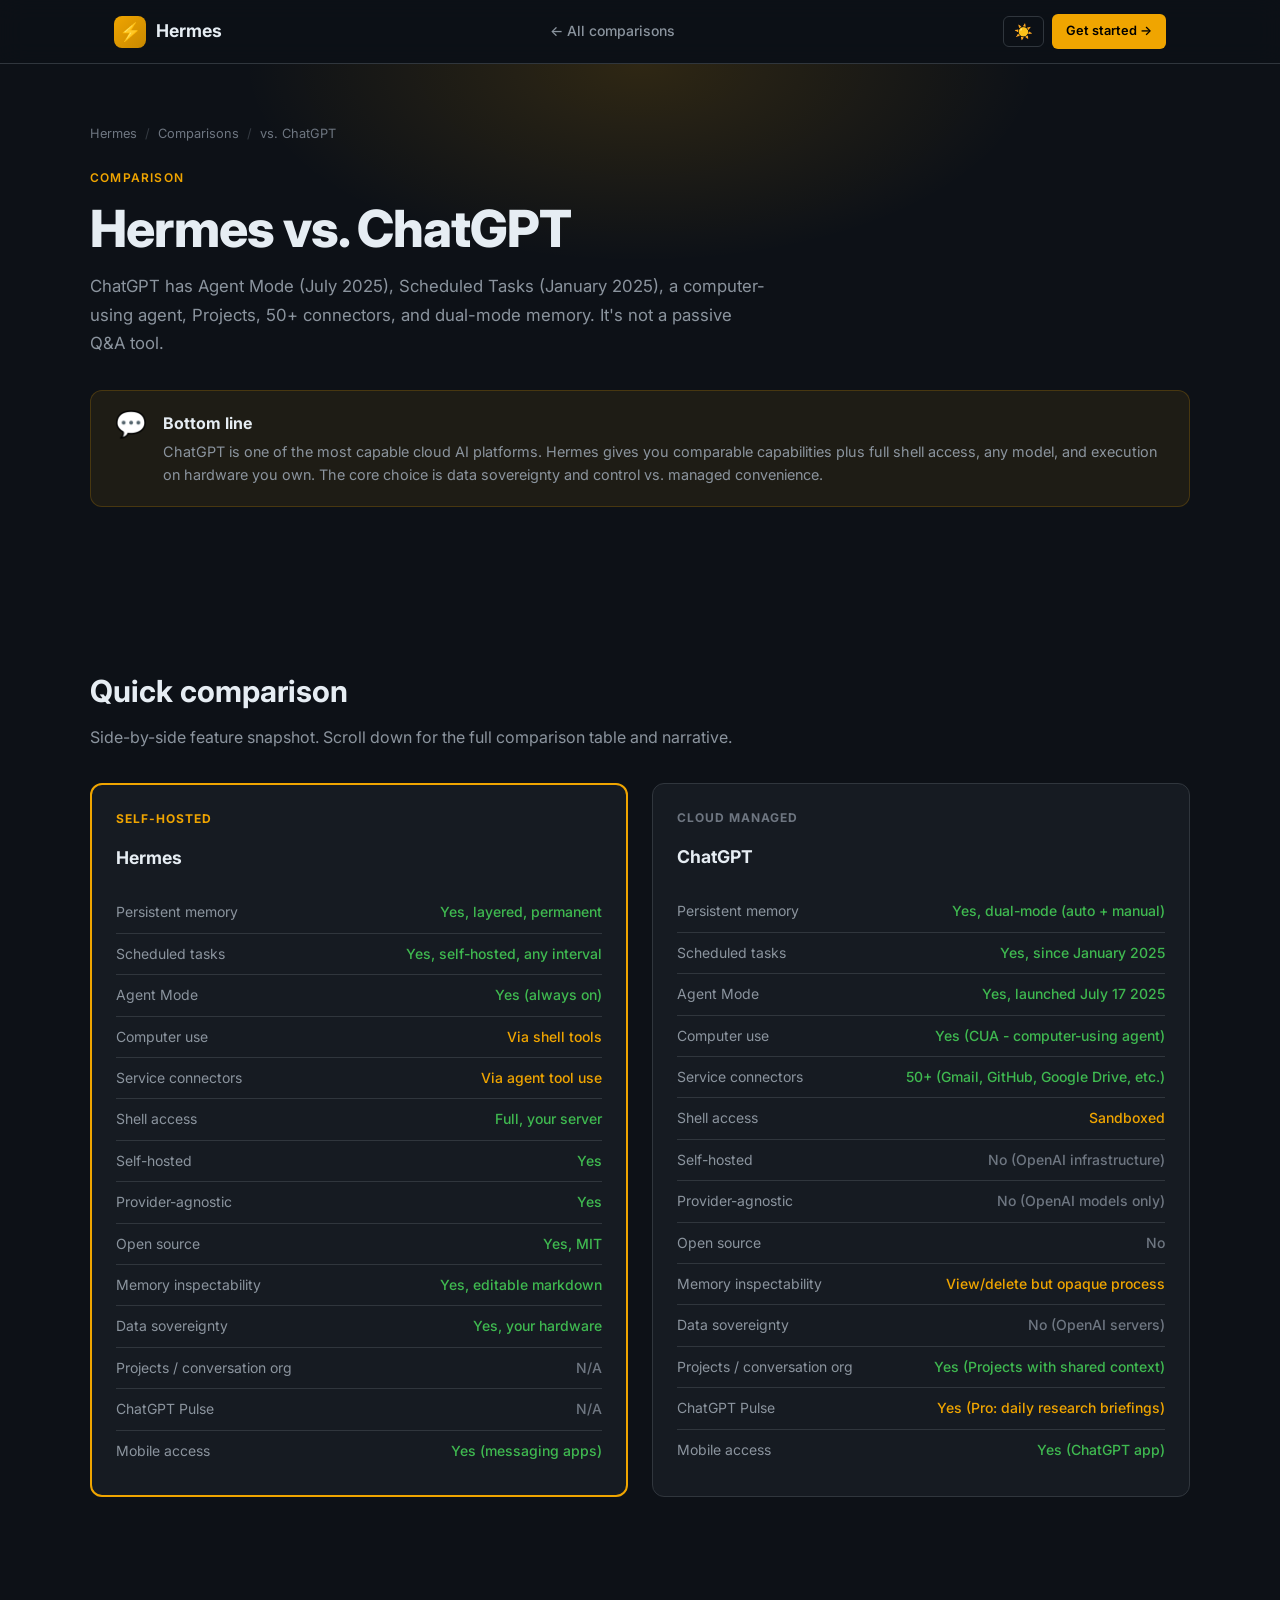
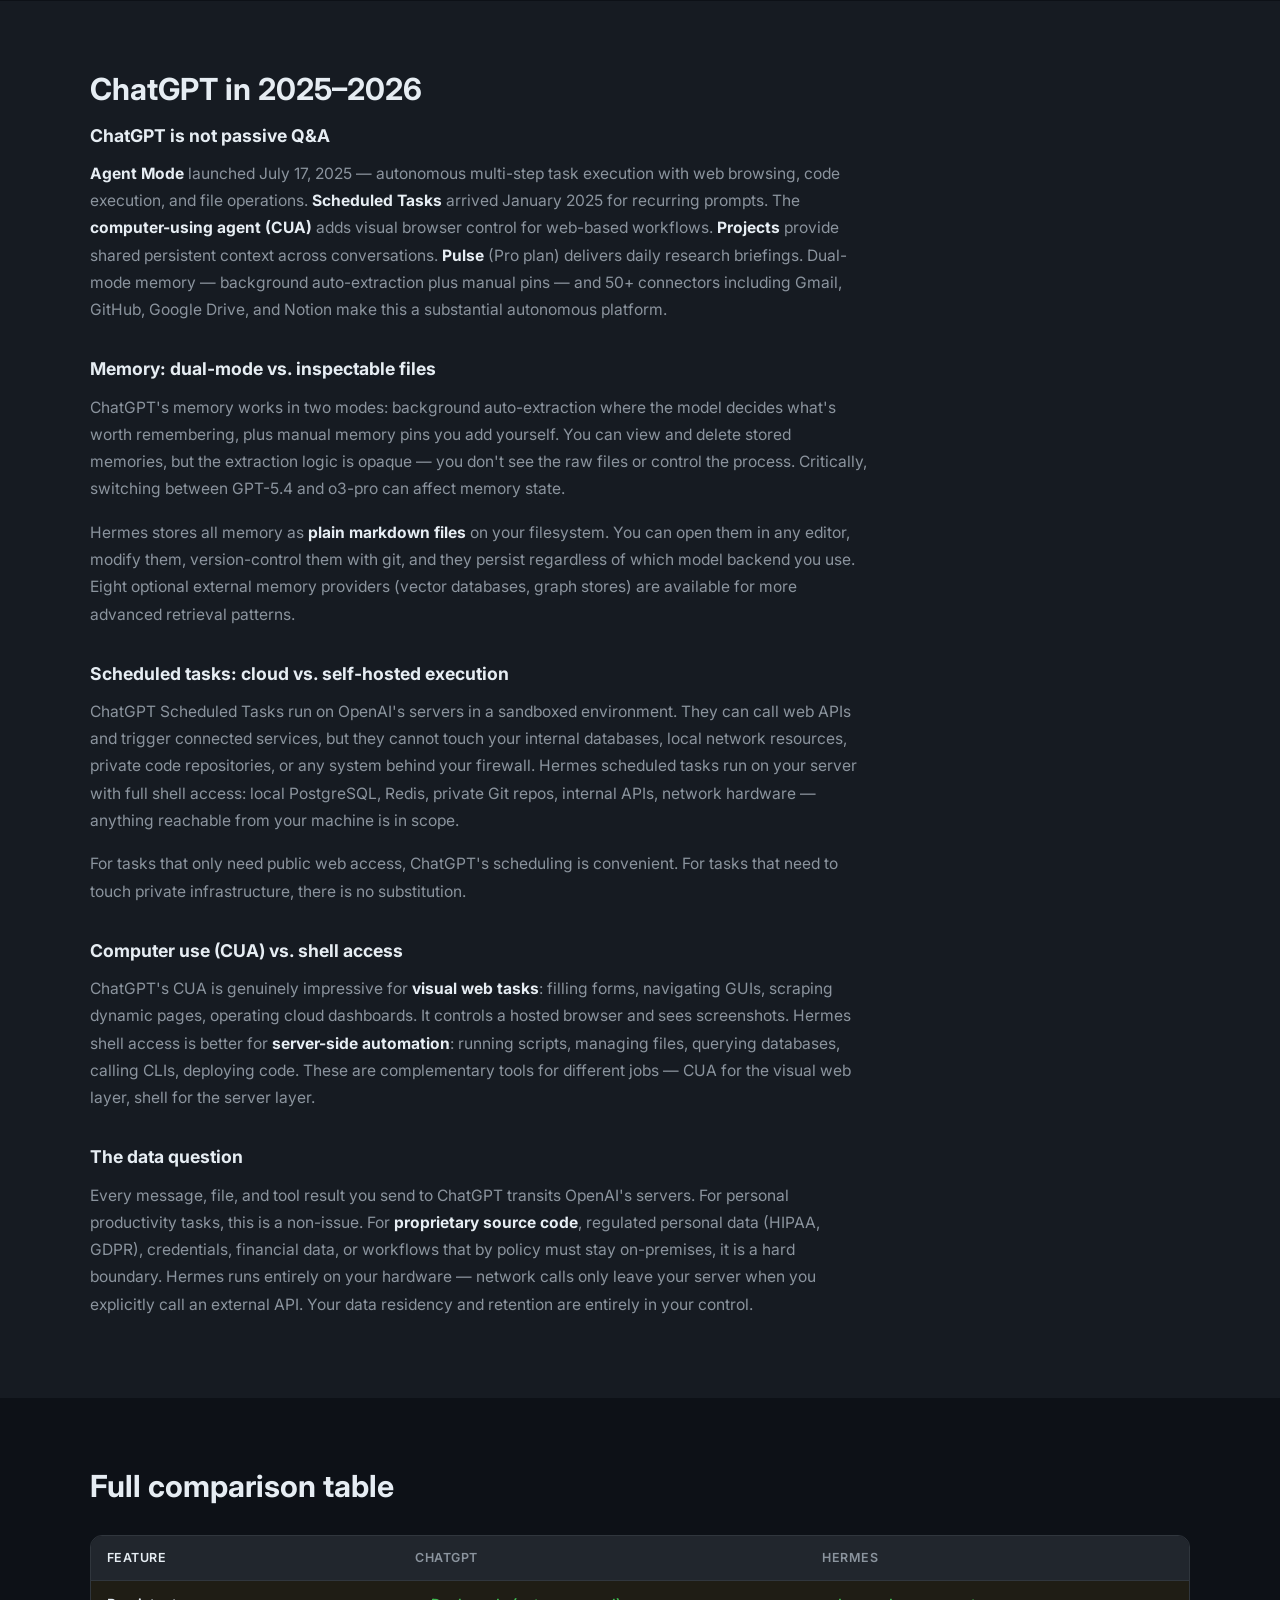
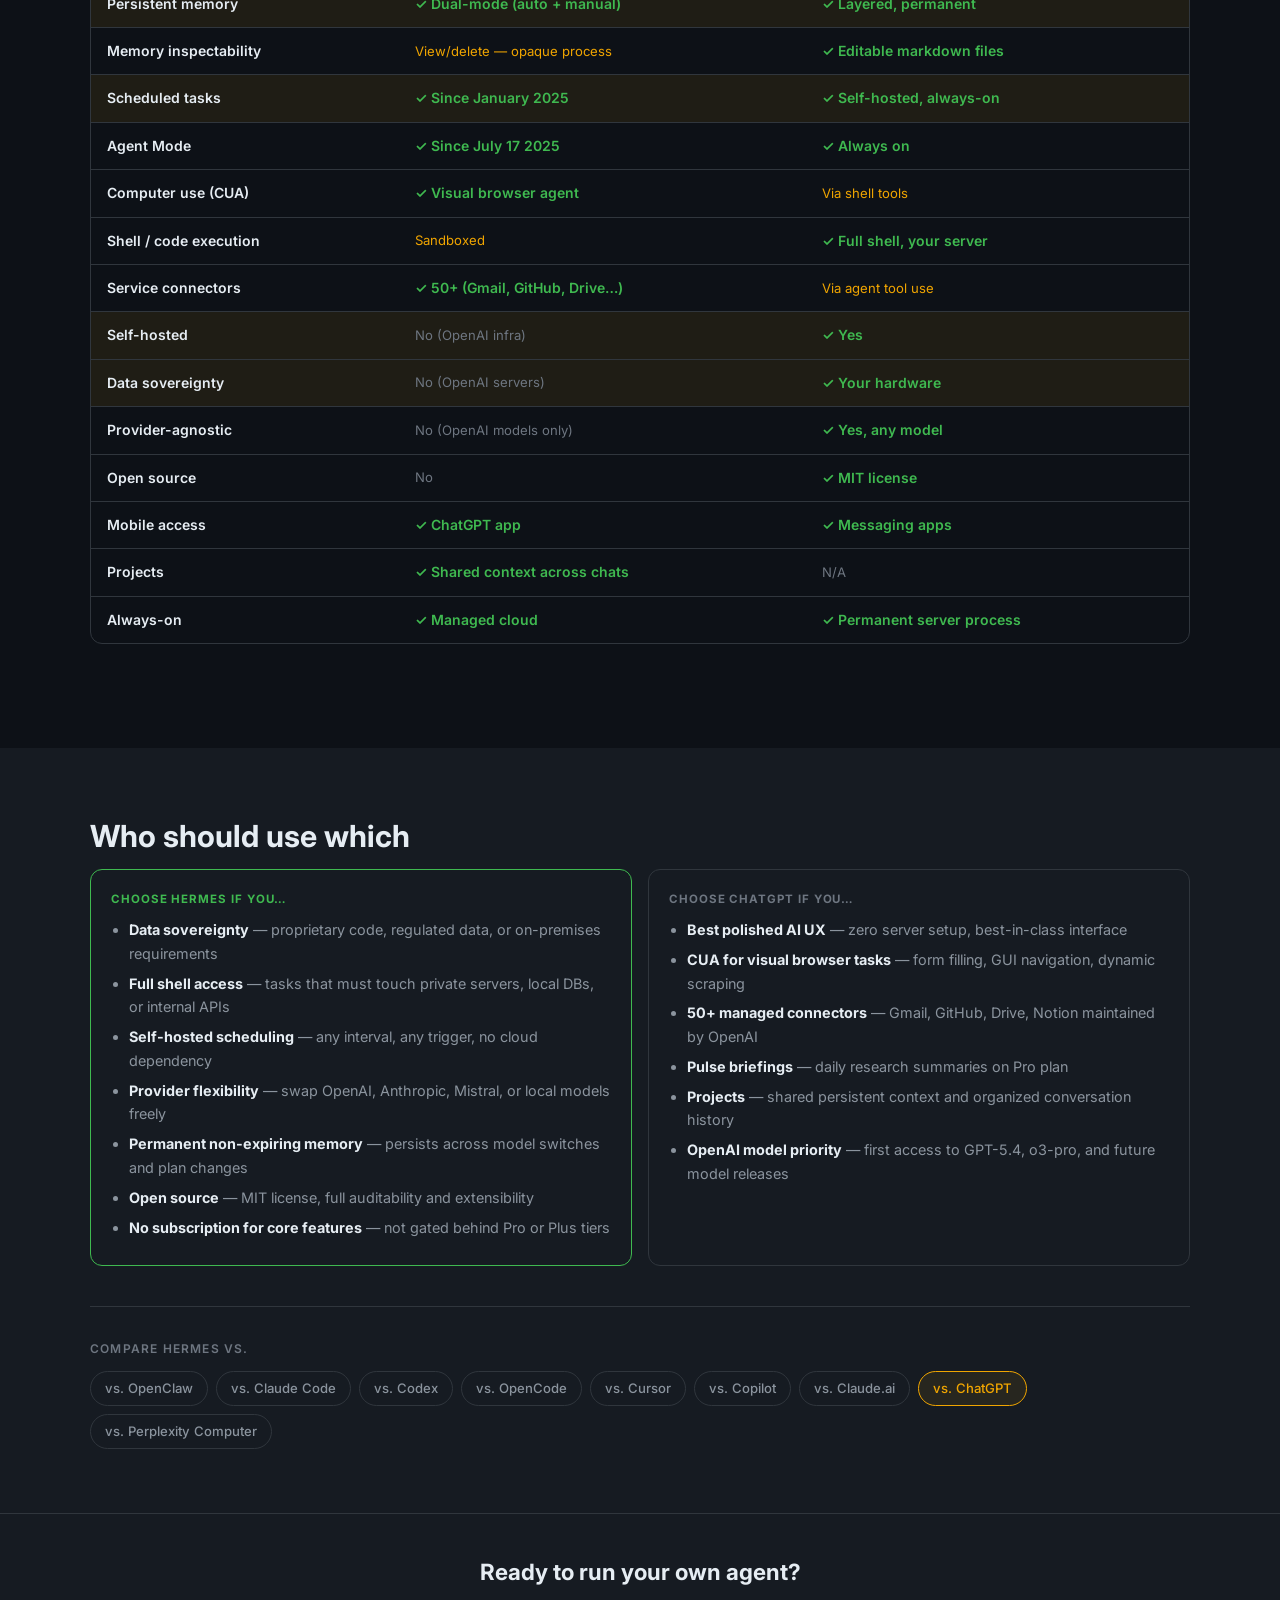
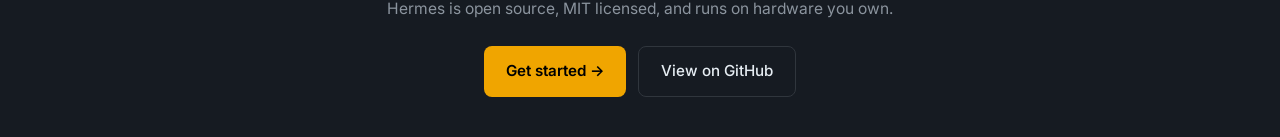
<file: compare/chatgpt.html>
<!DOCTYPE html>
<html lang="en" data-theme="dark">
<head>
  <meta charset="UTF-8" />
  <meta name="viewport" content="width=device-width, initial-scale=1.0" />
  <link rel="preconnect" href="https://fonts.googleapis.com" />
  <link rel="preconnect" href="https://fonts.gstatic.com" crossorigin />
  <link href="https://fonts.googleapis.com/css2?family=Inter:wght@300;400;500;600;700;800&family=JetBrains+Mono:wght@400;500&display=swap" rel="stylesheet" />
  <style>
    :root {
      --bg-primary: #0d1117;
      --bg-secondary: #161b22;
      --bg-tertiary: #21262d;
      --bg-card: #161b22;
      --bg-card-hover: #1c2128;
      --border: #30363d;
      --border-hover: #484f58;
      --text-primary: #e6edf3;
      --text-secondary: #8b949e;
      --text-muted: #6e7681;
      --accent: #f0a500;
      --accent-dim: #c88800;
      --accent-glow: rgba(240,165,0,0.15);
      --accent-subtle: rgba(240,165,0,0.08);
      --green: #3fb950;
      --red: #f85149;
      --blue: #58a6ff;
      --purple: #bc8cff;
      --nav-height: 64px;
      --radius: 8px;
      --radius-lg: 12px;
      --shadow: 0 1px 3px rgba(0,0,0,0.4),0 4px 16px rgba(0,0,0,0.3);
    }
    [data-theme="light"] {
      --bg-primary: #ffffff;
      --bg-secondary: #f6f8fa;
      --bg-tertiary: #eaeef2;
      --bg-card: #ffffff;
      --bg-card-hover: #f6f8fa;
      --border: #d0d7de;
      --border-hover: #9198a1;
      --text-primary: #1f2328;
      --text-secondary: #656d76;
      --text-muted: #9198a1;
      --accent: #c07800;
      --accent-dim: #a06000;
      --accent-glow: rgba(192,120,0,0.12);
      --accent-subtle: rgba(192,120,0,0.06);
      --green: #1a7f37;
      --red: #cf222e;
      --blue: #0969da;
      --purple: #7c3aed;
      --shadow: 0 1px 3px rgba(0,0,0,0.1),0 4px 16px rgba(0,0,0,0.06);
    }
    *,*::before,*::after{box-sizing:border-box;margin:0;padding:0}
    html{scroll-behavior:smooth;font-size:16px;overflow-x:hidden}
    body{font-family:'Inter',-apple-system,BlinkMacSystemFont,'Segoe UI',sans-serif;background:var(--bg-primary);color:var(--text-primary);line-height:1.6;transition:background 0.2s,color 0.2s;-webkit-font-smoothing:antialiased}
    a{color:var(--accent);text-decoration:none;transition:color 0.15s}
    a:hover{color:var(--accent-dim)}
    img{max-width:100%}
    ::-webkit-scrollbar{width:6px;height:6px}
    ::-webkit-scrollbar-track{background:var(--bg-secondary)}
    ::-webkit-scrollbar-thumb{background:var(--border);border-radius:3px}
    /* Nav */
    #nav{position:fixed;top:0;left:0;right:0;height:var(--nav-height);background:rgba(13,17,23,0.92);backdrop-filter:blur(12px);-webkit-backdrop-filter:blur(12px);border-bottom:1px solid var(--border);z-index:1000}
    [data-theme="light"] #nav{background:rgba(255,255,255,0.92)}
    .nav-inner{max-width:1100px;margin:0 auto;padding:0 24px;height:100%;display:flex;align-items:center;justify-content:space-between;gap:16px}
    .nav-logo{display:flex;align-items:center;gap:10px;font-weight:700;font-size:1.1rem;color:var(--text-primary);text-decoration:none;flex-shrink:0}
    .nav-logo-icon{width:32px;height:32px;background:linear-gradient(135deg,var(--accent),var(--accent-dim));border-radius:8px;display:flex;align-items:center;justify-content:center;font-size:18px;line-height:1}
    .nav-back{display:flex;align-items:center;gap:6px;color:var(--text-secondary);font-size:0.875rem;font-weight:500;padding:6px 12px;border-radius:6px;transition:color 0.15s,background 0.15s;text-decoration:none}
    .nav-back:hover{color:var(--text-primary);background:var(--bg-tertiary)}
    .btn-theme{background:none;border:1px solid var(--border);color:var(--text-secondary);cursor:pointer;padding:7px 10px;border-radius:6px;font-size:15px;line-height:1;transition:border-color 0.15s,color 0.15s,background 0.15s}
    .btn-theme:hover{border-color:var(--border-hover);color:var(--text-primary);background:var(--bg-tertiary)}
    .btn-cta{background:var(--accent);color:#000;font-size:0.8rem;font-weight:600;padding:7px 14px;border-radius:6px;border:none;cursor:pointer;text-decoration:none;display:inline-block;transition:background 0.15s,transform 0.1s;white-space:nowrap}
    .btn-cta:hover{background:var(--accent-dim);color:#000;transform:translateY(-1px)}
    /* Layout */
    main{padding-top:var(--nav-height)}
    .hero{padding:60px 24px 48px;background:var(--bg-primary)}
    .hero::before{content:'';position:absolute;top:-200px;left:50%;transform:translateX(-50%);width:800px;height:400px;background:radial-gradient(ellipse at center,var(--accent-glow) 0%,transparent 70%);pointer-events:none}
    .container{max-width:1100px;margin:0 auto;position:relative}
    .section{padding:64px 24px}
    .section-alt{background:var(--bg-secondary)}
    /* Breadcrumb */
    .breadcrumb{display:flex;align-items:center;gap:8px;font-size:0.8rem;color:var(--text-muted);margin-bottom:24px;flex-wrap:wrap}
    .breadcrumb a{color:var(--text-muted)}
    .breadcrumb a:hover{color:var(--accent)}
    .breadcrumb-sep{opacity:0.4}
    /* Hero content */
    .page-label{font-size:0.75rem;font-weight:600;letter-spacing:0.1em;text-transform:uppercase;color:var(--accent);margin-bottom:12px}
    .page-title{font-size:clamp(2rem,5vw,3.2rem);font-weight:800;line-height:1.1;letter-spacing:-0.02em;margin-bottom:16px}
    .page-sub{font-size:1.05rem;color:var(--text-secondary);max-width:680px;line-height:1.7;margin-bottom:32px}
    /* Verdict banner */
    .verdict{display:flex;align-items:flex-start;gap:16px;background:var(--accent-subtle);border:1px solid rgba(240,165,0,0.2);border-radius:var(--radius-lg);padding:20px 24px;margin-bottom:48px}
    [data-theme="light"] .verdict{border-color:rgba(192,120,0,0.2)}
    .verdict-icon{font-size:1.6rem;flex-shrink:0;line-height:1}
    .verdict-text strong{color:var(--text-primary);display:block;margin-bottom:4px;font-size:1rem}
    .verdict-text p{color:var(--text-secondary);font-size:0.9rem;line-height:1.6;margin:0}
    /* Section titles */
    .section-title{font-size:clamp(1.4rem,3vw,1.9rem);font-weight:700;margin-bottom:8px;color:var(--text-primary)}
    .section-body{font-size:1rem;color:var(--text-secondary);max-width:720px;line-height:1.7;margin-bottom:32px}
    /* Feature comparison grid */
    .feature-compare{display:grid;grid-template-columns:1fr 1fr;gap:24px;margin-bottom:40px}
    @media(max-width:700px){.feature-compare{grid-template-columns:1fr}}
    .fc-col{background:var(--bg-card);border:1px solid var(--border);border-radius:var(--radius-lg);padding:24px}
    .fc-col.hermes{border-color:var(--accent);border-width:2px}
    .fc-col-label{font-size:0.75rem;font-weight:700;letter-spacing:0.08em;text-transform:uppercase;margin-bottom:16px;color:var(--text-muted)}
    .fc-col.hermes .fc-col-label{color:var(--accent)}
    .fc-col-name{font-size:1.1rem;font-weight:700;color:var(--text-primary);margin-bottom:20px}
    .fc-row{display:flex;align-items:flex-start;gap:10px;padding:9px 0;border-bottom:1px solid var(--border)}
    .fc-row:last-child{border-bottom:none}
    .fc-key{flex:1;font-size:0.875rem;color:var(--text-secondary)}
    .fc-val{font-size:0.875rem;font-weight:500;text-align:right;min-width:60px}
    .fc-val.yes{color:var(--green)}
    .fc-val.no{color:var(--text-muted)}
    .fc-val.partial{color:var(--accent)}
    .fc-val.preview{color:var(--purple)}
    .fc-val.cloud{color:var(--blue)}
    /* Narrative sections */
    .narrative{max-width:780px;min-width:0;word-break:break-word}
    .narrative h3{font-size:1.1rem;font-weight:700;color:var(--text-primary);margin:32px 0 10px}
    .narrative h3:first-child{margin-top:0}
    .narrative p{font-size:0.975rem;color:var(--text-secondary);line-height:1.75;margin-bottom:16px}
    .narrative ul{padding-left:20px;margin-bottom:16px}
    .narrative li{font-size:0.975rem;color:var(--text-secondary);line-height:1.7;margin-bottom:6px}
    .narrative strong{color:var(--text-primary)}
    .narrative a{color:var(--accent)}
    /* Full comparison table */
    .table-wrap{overflow-x:auto;border-radius:var(--radius-lg);border:1px solid var(--border);margin:24px 0 40px}
    table{width:100%;border-collapse:collapse;font-size:0.875rem}
    thead th{background:var(--bg-tertiary);color:var(--text-secondary);font-weight:600;font-size:0.78rem;letter-spacing:0.04em;text-transform:uppercase;padding:12px 16px;text-align:left;border-bottom:1px solid var(--border);white-space:nowrap}
    thead th:first-child{color:var(--text-primary)}
    tbody tr{border-bottom:1px solid var(--border);transition:background 0.1s}
    tbody tr:last-child{border-bottom:none}
    tbody tr:hover{background:var(--bg-card-hover)}
    tbody tr.hl{background:var(--accent-subtle)}
    tbody tr.hl:hover{background:rgba(240,165,0,0.12)}
    tbody td{padding:12px 16px;color:var(--text-secondary);vertical-align:middle}
    tbody td:first-child{font-weight:600;color:var(--text-primary);white-space:nowrap}
    .c-yes{color:var(--green);font-weight:600}
    .c-no{color:var(--text-muted);font-size:0.82rem}
    .c-partial{color:var(--accent);font-size:0.82rem}
    .c-cloud{color:var(--blue);font-size:0.82rem}
    .c-prev{color:var(--purple);font-size:0.82rem}
    /* Who section */
    .who-grid{display:grid;grid-template-columns:1fr 1fr;gap:16px;margin-top:8px}
    @media(max-width:600px){.who-grid{grid-template-columns:1fr}}
    .who-card{background:var(--bg-card);border:1px solid var(--border);border-radius:var(--radius-lg);padding:20px}
    .who-card.choose-hermes{border-color:var(--green)}
    .who-card.choose-other{border-color:var(--border)}
    .who-card-label{font-size:0.72rem;font-weight:700;letter-spacing:0.08em;text-transform:uppercase;margin-bottom:10px;color:var(--text-muted)}
    .who-card.choose-hermes .who-card-label{color:var(--green)}
    .who-card ul{padding-left:18px}
    .who-card li{font-size:0.9rem;color:var(--text-secondary);line-height:1.65;margin-bottom:6px}
    .who-card strong{color:var(--text-primary)}
    /* CTA footer */
    .cta-strip{background:var(--bg-secondary);border-top:1px solid var(--border);padding:40px 24px;text-align:center}
    .cta-strip h2{font-size:1.4rem;font-weight:700;margin-bottom:8px}
    .cta-strip p{color:var(--text-secondary);margin-bottom:24px;font-size:0.975rem}
    .cta-btns{display:flex;gap:12px;justify-content:center;flex-wrap:wrap}
    .btn-primary{display:inline-flex;align-items:center;gap:6px;background:var(--accent);color:#000;font-weight:600;font-size:0.95rem;padding:12px 22px;border-radius:8px;transition:background 0.15s,transform 0.1s}
    .btn-primary:hover{background:var(--accent-dim);color:#000;transform:translateY(-1px)}
    .btn-secondary{display:inline-flex;align-items:center;gap:6px;background:var(--bg-card);border:1px solid var(--border);color:var(--text-primary);font-weight:500;font-size:0.95rem;padding:12px 22px;border-radius:8px;transition:border-color 0.15s,background 0.15s}
    .btn-secondary:hover{border-color:var(--border-hover);background:var(--bg-card-hover);color:var(--text-primary)}
    /* Nav between compare pages */
    .compare-nav{display:flex;flex-wrap:wrap;gap:8px;margin-top:40px;padding-top:32px;border-top:1px solid var(--border)}
    .compare-nav-label{width:100%;font-size:0.75rem;font-weight:600;letter-spacing:0.1em;text-transform:uppercase;color:var(--text-muted);margin-bottom:4px}
    .cpill{display:inline-block;padding:6px 14px;border:1px solid var(--border);border-radius:100px;font-size:0.82rem;font-weight:500;color:var(--text-secondary);transition:border-color 0.15s,color 0.15s,background 0.15s}
    .cpill:hover{border-color:var(--accent);color:var(--accent);background:var(--accent-subtle)}
    .cpill.active{border-color:var(--accent);color:var(--accent);background:var(--accent-subtle)}
    /* Responsive */
    /* ── Mobile nav: prevent 3-item nav overflow ── */
    @media(max-width:640px){
      .nav-back span{display:none}
      .btn-cta{display:none}
      .nav-inner{gap:8px}
    }
    @media(max-width:768px){
      .section{padding:48px 16px}
      .hero{padding:48px 16px 36px}
      .feature-compare{grid-template-columns:1fr}
    }
  </style>
  <title>Hermes vs. ChatGPT | Comparison</title>
  <meta name="description" content="Hermes vs. ChatGPT — how Hermes compares to ChatGPT Agent Mode, Scheduled Tasks, CUA, and dual-mode memory in 2025-2026." />
</head>
<body>
<nav id="nav">
  <div class="nav-inner">
    <a href="../index.html" class="nav-logo">
      <div class="nav-logo-icon">⚡</div>
      Hermes
    </a>
    <a href="../index.html#compare" class="nav-back"><span>← All comparisons</span></a>
    <div style="display:flex;align-items:center;gap:8px;flex-shrink:0">
      <button class="btn-theme" id="theme-toggle" aria-label="Toggle theme">🌙</button>
      <a href="https://hermes-agent.nousresearch.com/docs/getting-started/installation" class="btn-cta" target="_blank" rel="noopener">Get started →</a>
    </div>
  </div>
</nav>
<main>
  <!-- HERO -->
  <section class="hero" style="position:relative;overflow:hidden">
    <div class="container">
      <div class="breadcrumb">
        <a href="../index.html">Hermes</a>
        <span class="breadcrumb-sep">/</span>
        <a href="../index.html#compare">Comparisons</a>
        <span class="breadcrumb-sep">/</span>
        <span>vs. ChatGPT</span>
      </div>
      <div class="page-label">Comparison</div>
      <h1 class="page-title">Hermes vs. ChatGPT</h1>
      <p class="page-sub">ChatGPT has Agent Mode (July 2025), Scheduled Tasks (January 2025), a computer-using agent, Projects, 50+ connectors, and dual-mode memory. It's not a passive Q&amp;A tool.</p>
      <div class="verdict">
        <div class="verdict-icon">💬</div>
        <div class="verdict-text">
          <strong>Bottom line</strong>
          <p>ChatGPT is one of the most capable cloud AI platforms. Hermes gives you comparable capabilities plus full shell access, any model, and execution on hardware you own. The core choice is data sovereignty and control vs. managed convenience.</p>
        </div>
      </div>
    </div>
  </section>

  <!-- FEATURE COMPARE GRID -->
  <section class="section">
    <div class="container">
      <h2 class="section-title">Quick comparison</h2>
      <p class="section-body">Side-by-side feature snapshot. Scroll down for the full comparison table and narrative.</p>
      <div class="feature-compare">
        <!-- Hermes col -->
        <div class="fc-col hermes">
          <div class="fc-col-label">Self-hosted</div>
          <div class="fc-col-name">Hermes</div>
          <div class="fc-row"><span class="fc-key">Persistent memory</span><span class="fc-val yes">Yes, layered, permanent</span></div>
          <div class="fc-row"><span class="fc-key">Scheduled tasks</span><span class="fc-val yes">Yes, self-hosted, any interval</span></div>
          <div class="fc-row"><span class="fc-key">Agent Mode</span><span class="fc-val yes">Yes (always on)</span></div>
          <div class="fc-row"><span class="fc-key">Computer use</span><span class="fc-val partial">Via shell tools</span></div>
          <div class="fc-row"><span class="fc-key">Service connectors</span><span class="fc-val partial">Via agent tool use</span></div>
          <div class="fc-row"><span class="fc-key">Shell access</span><span class="fc-val yes">Full, your server</span></div>
          <div class="fc-row"><span class="fc-key">Self-hosted</span><span class="fc-val yes">Yes</span></div>
          <div class="fc-row"><span class="fc-key">Provider-agnostic</span><span class="fc-val yes">Yes</span></div>
          <div class="fc-row"><span class="fc-key">Open source</span><span class="fc-val yes">Yes, MIT</span></div>
          <div class="fc-row"><span class="fc-key">Memory inspectability</span><span class="fc-val yes">Yes, editable markdown</span></div>
          <div class="fc-row"><span class="fc-key">Data sovereignty</span><span class="fc-val yes">Yes, your hardware</span></div>
          <div class="fc-row"><span class="fc-key">Projects / conversation org</span><span class="fc-val no">N/A</span></div>
          <div class="fc-row"><span class="fc-key">ChatGPT Pulse</span><span class="fc-val no">N/A</span></div>
          <div class="fc-row"><span class="fc-key">Mobile access</span><span class="fc-val yes">Yes (messaging apps)</span></div>
        </div>
        <!-- ChatGPT col -->
        <div class="fc-col">
          <div class="fc-col-label">Cloud managed</div>
          <div class="fc-col-name">ChatGPT</div>
          <div class="fc-row"><span class="fc-key">Persistent memory</span><span class="fc-val yes">Yes, dual-mode (auto + manual)</span></div>
          <div class="fc-row"><span class="fc-key">Scheduled tasks</span><span class="fc-val yes">Yes, since January 2025</span></div>
          <div class="fc-row"><span class="fc-key">Agent Mode</span><span class="fc-val yes">Yes, launched July 17 2025</span></div>
          <div class="fc-row"><span class="fc-key">Computer use</span><span class="fc-val yes">Yes (CUA - computer-using agent)</span></div>
          <div class="fc-row"><span class="fc-key">Service connectors</span><span class="fc-val yes">50+ (Gmail, GitHub, Google Drive, etc.)</span></div>
          <div class="fc-row"><span class="fc-key">Shell access</span><span class="fc-val partial">Sandboxed</span></div>
          <div class="fc-row"><span class="fc-key">Self-hosted</span><span class="fc-val no">No (OpenAI infrastructure)</span></div>
          <div class="fc-row"><span class="fc-key">Provider-agnostic</span><span class="fc-val no">No (OpenAI models only)</span></div>
          <div class="fc-row"><span class="fc-key">Open source</span><span class="fc-val no">No</span></div>
          <div class="fc-row"><span class="fc-key">Memory inspectability</span><span class="fc-val partial">View/delete but opaque process</span></div>
          <div class="fc-row"><span class="fc-key">Data sovereignty</span><span class="fc-val no">No (OpenAI servers)</span></div>
          <div class="fc-row"><span class="fc-key">Projects / conversation org</span><span class="fc-val yes">Yes (Projects with shared context)</span></div>
          <div class="fc-row"><span class="fc-key">ChatGPT Pulse</span><span class="fc-val partial">Yes (Pro: daily research briefings)</span></div>
          <div class="fc-row"><span class="fc-key">Mobile access</span><span class="fc-val yes">Yes (ChatGPT app)</span></div>
        </div>
      </div>
    </div>
  </section>

  <!-- NARRATIVE -->
  <section class="section section-alt">
    <div class="container">
      <h2 class="section-title">ChatGPT in 2025–2026</h2>
      <div class="narrative">
        <h3>ChatGPT is not passive Q&amp;A</h3>
        <p><strong>Agent Mode</strong> launched July 17, 2025 — autonomous multi-step task execution with web browsing, code execution, and file operations. <strong>Scheduled Tasks</strong> arrived January 2025 for recurring prompts. The <strong>computer-using agent (CUA)</strong> adds visual browser control for web-based workflows. <strong>Projects</strong> provide shared persistent context across conversations. <strong>Pulse</strong> (Pro plan) delivers daily research briefings. Dual-mode memory — background auto-extraction plus manual pins — and 50+ connectors including Gmail, GitHub, Google Drive, and Notion make this a substantial autonomous platform.</p>

        <h3>Memory: dual-mode vs. inspectable files</h3>
        <p>ChatGPT's memory works in two modes: background auto-extraction where the model decides what's worth remembering, plus manual memory pins you add yourself. You can view and delete stored memories, but the extraction logic is opaque — you don't see the raw files or control the process. Critically, switching between GPT-5.4 and o3-pro can affect memory state.</p>
        <p>Hermes stores all memory as <strong>plain markdown files</strong> on your filesystem. You can open them in any editor, modify them, version-control them with git, and they persist regardless of which model backend you use. Eight optional external memory providers (vector databases, graph stores) are available for more advanced retrieval patterns.</p>

        <h3>Scheduled tasks: cloud vs. self-hosted execution</h3>
        <p>ChatGPT Scheduled Tasks run on OpenAI's servers in a sandboxed environment. They can call web APIs and trigger connected services, but they cannot touch your internal databases, local network resources, private code repositories, or any system behind your firewall. Hermes scheduled tasks run on your server with full shell access: local PostgreSQL, Redis, private Git repos, internal APIs, network hardware — anything reachable from your machine is in scope.</p>
        <p>For tasks that only need public web access, ChatGPT's scheduling is convenient. For tasks that need to touch private infrastructure, there is no substitution.</p>

        <h3>Computer use (CUA) vs. shell access</h3>
        <p>ChatGPT's CUA is genuinely impressive for <strong>visual web tasks</strong>: filling forms, navigating GUIs, scraping dynamic pages, operating cloud dashboards. It controls a hosted browser and sees screenshots. Hermes shell access is better for <strong>server-side automation</strong>: running scripts, managing files, querying databases, calling CLIs, deploying code. These are complementary tools for different jobs — CUA for the visual web layer, shell for the server layer.</p>

        <h3>The data question</h3>
        <p>Every message, file, and tool result you send to ChatGPT transits OpenAI's servers. For personal productivity tasks, this is a non-issue. For <strong>proprietary source code</strong>, regulated personal data (HIPAA, GDPR), credentials, financial data, or workflows that by policy must stay on-premises, it is a hard boundary. Hermes runs entirely on your hardware — network calls only leave your server when you explicitly call an external API. Your data residency and retention are entirely in your control.</p>
      </div>
    </div>
  </section>

  <!-- FULL COMPARISON TABLE -->
  <section class="section">
    <div class="container">
      <h2 class="section-title">Full comparison table</h2>
      <div class="table-wrap">
        <table>
          <thead>
            <tr>
              <th>Feature</th>
              <th>ChatGPT</th>
              <th>Hermes</th>
            </tr>
          </thead>
          <tbody>
            <tr class="hl">
              <td>Persistent memory</td>
              <td class="c-yes">✓ Dual-mode (auto + manual)</td>
              <td class="c-yes">✓ Layered, permanent</td>
            </tr>
            <tr>
              <td>Memory inspectability</td>
              <td class="c-partial">View/delete — opaque process</td>
              <td class="c-yes">✓ Editable markdown files</td>
            </tr>
            <tr class="hl">
              <td>Scheduled tasks</td>
              <td class="c-yes">✓ Since January 2025</td>
              <td class="c-yes">✓ Self-hosted, always-on</td>
            </tr>
            <tr>
              <td>Agent Mode</td>
              <td class="c-yes">✓ Since July 17 2025</td>
              <td class="c-yes">✓ Always on</td>
            </tr>
            <tr>
              <td>Computer use (CUA)</td>
              <td class="c-yes">✓ Visual browser agent</td>
              <td class="c-partial">Via shell tools</td>
            </tr>
            <tr>
              <td>Shell / code execution</td>
              <td class="c-partial">Sandboxed</td>
              <td class="c-yes">✓ Full shell, your server</td>
            </tr>
            <tr>
              <td>Service connectors</td>
              <td class="c-yes">✓ 50+ (Gmail, GitHub, Drive…)</td>
              <td class="c-partial">Via agent tool use</td>
            </tr>
            <tr class="hl">
              <td>Self-hosted</td>
              <td class="c-no">No (OpenAI infra)</td>
              <td class="c-yes">✓ Yes</td>
            </tr>
            <tr class="hl">
              <td>Data sovereignty</td>
              <td class="c-no">No (OpenAI servers)</td>
              <td class="c-yes">✓ Your hardware</td>
            </tr>
            <tr>
              <td>Provider-agnostic</td>
              <td class="c-no">No (OpenAI models only)</td>
              <td class="c-yes">✓ Yes, any model</td>
            </tr>
            <tr>
              <td>Open source</td>
              <td class="c-no">No</td>
              <td class="c-yes">✓ MIT license</td>
            </tr>
            <tr>
              <td>Mobile access</td>
              <td class="c-yes">✓ ChatGPT app</td>
              <td class="c-yes">✓ Messaging apps</td>
            </tr>
            <tr>
              <td>Projects</td>
              <td class="c-yes">✓ Shared context across chats</td>
              <td class="c-no">N/A</td>
            </tr>
            <tr>
              <td>Always-on</td>
              <td class="c-yes">✓ Managed cloud</td>
              <td class="c-yes">✓ Permanent server process</td>
            </tr>
          </tbody>
        </table>
      </div>
    </div>
  </section>

  <!-- WHO SECTION -->
  <section class="section section-alt">
    <div class="container">
      <h2 class="section-title">Who should use which</h2>
      <div class="who-grid">
        <div class="who-card choose-hermes">
          <div class="who-card-label">Choose Hermes if you…</div>
          <ul>
            <li><strong>Data sovereignty</strong> — proprietary code, regulated data, or on-premises requirements</li>
            <li><strong>Full shell access</strong> — tasks that must touch private servers, local DBs, or internal APIs</li>
            <li><strong>Self-hosted scheduling</strong> — any interval, any trigger, no cloud dependency</li>
            <li><strong>Provider flexibility</strong> — swap OpenAI, Anthropic, Mistral, or local models freely</li>
            <li><strong>Permanent non-expiring memory</strong> — persists across model switches and plan changes</li>
            <li><strong>Open source</strong> — MIT license, full auditability and extensibility</li>
            <li><strong>No subscription for core features</strong> — not gated behind Pro or Plus tiers</li>
          </ul>
        </div>
        <div class="who-card choose-other">
          <div class="who-card-label">Choose ChatGPT if you…</div>
          <ul>
            <li><strong>Best polished AI UX</strong> — zero server setup, best-in-class interface</li>
            <li><strong>CUA for visual browser tasks</strong> — form filling, GUI navigation, dynamic scraping</li>
            <li><strong>50+ managed connectors</strong> — Gmail, GitHub, Drive, Notion maintained by OpenAI</li>
            <li><strong>Pulse briefings</strong> — daily research summaries on Pro plan</li>
            <li><strong>Projects</strong> — shared persistent context and organized conversation history</li>
            <li><strong>OpenAI model priority</strong> — first access to GPT-5.4, o3-pro, and future model releases</li>
          </ul>
        </div>
      </div>

      <!-- Compare Nav Pills -->
      <div class="compare-nav">
        <div class="compare-nav-label">Compare Hermes vs.</div>
      <a href="openclaw.html" class="cpill">vs. OpenClaw</a>
      <a href="claude-code.html" class="cpill">vs. Claude Code</a>
      <a href="codex.html" class="cpill">vs. Codex</a>
      <a href="opencode.html" class="cpill">vs. OpenCode</a>
      <a href="cursor.html" class="cpill">vs. Cursor</a>
      <a href="copilot.html" class="cpill">vs. Copilot</a>
      <a href="claude-ai.html" class="cpill">vs. Claude.ai</a>
      <a href="chatgpt.html" class="cpill active">vs. ChatGPT</a>
        <a href="perplexity-computer.html" class="cpill">vs. Perplexity Computer</a>
      </div>
    </div>
  </section>

  <!-- CTA STRIP -->
  <div class="cta-strip">
    <div class="container">
      <h2>Ready to run your own agent?</h2>
      <p>Hermes is open source, MIT licensed, and runs on hardware you own.</p>
      <div class="cta-btns">
        <a href="https://hermes-agent.nousresearch.com/docs/getting-started/installation" class="btn-primary" target="_blank" rel="noopener">Get started →</a>
        <a href="https://github.com/nousresearch/hermes" class="btn-secondary" target="_blank" rel="noopener">View on GitHub</a>
      </div>
    </div>
  </div>
</main>
<script>
  const html = document.documentElement;
  const toggle = document.getElementById('theme-toggle');
  function setTheme(t) {
    html.setAttribute('data-theme', t);
    localStorage.setItem('theme', t);
    toggle.textContent = t === 'light' ? '🌙' : '☀️';
  }
  const saved = localStorage.getItem('theme');
  const prefersDark = window.matchMedia('(prefers-color-scheme: dark)').matches;
  if (saved) setTheme(saved);
  else if (!prefersDark) setTheme('light');
  else setTheme('dark');
  toggle.addEventListener('click', () => setTheme(html.getAttribute('data-theme') === 'dark' ? 'light' : 'dark'));
</script>
</body>
</html>
</file>
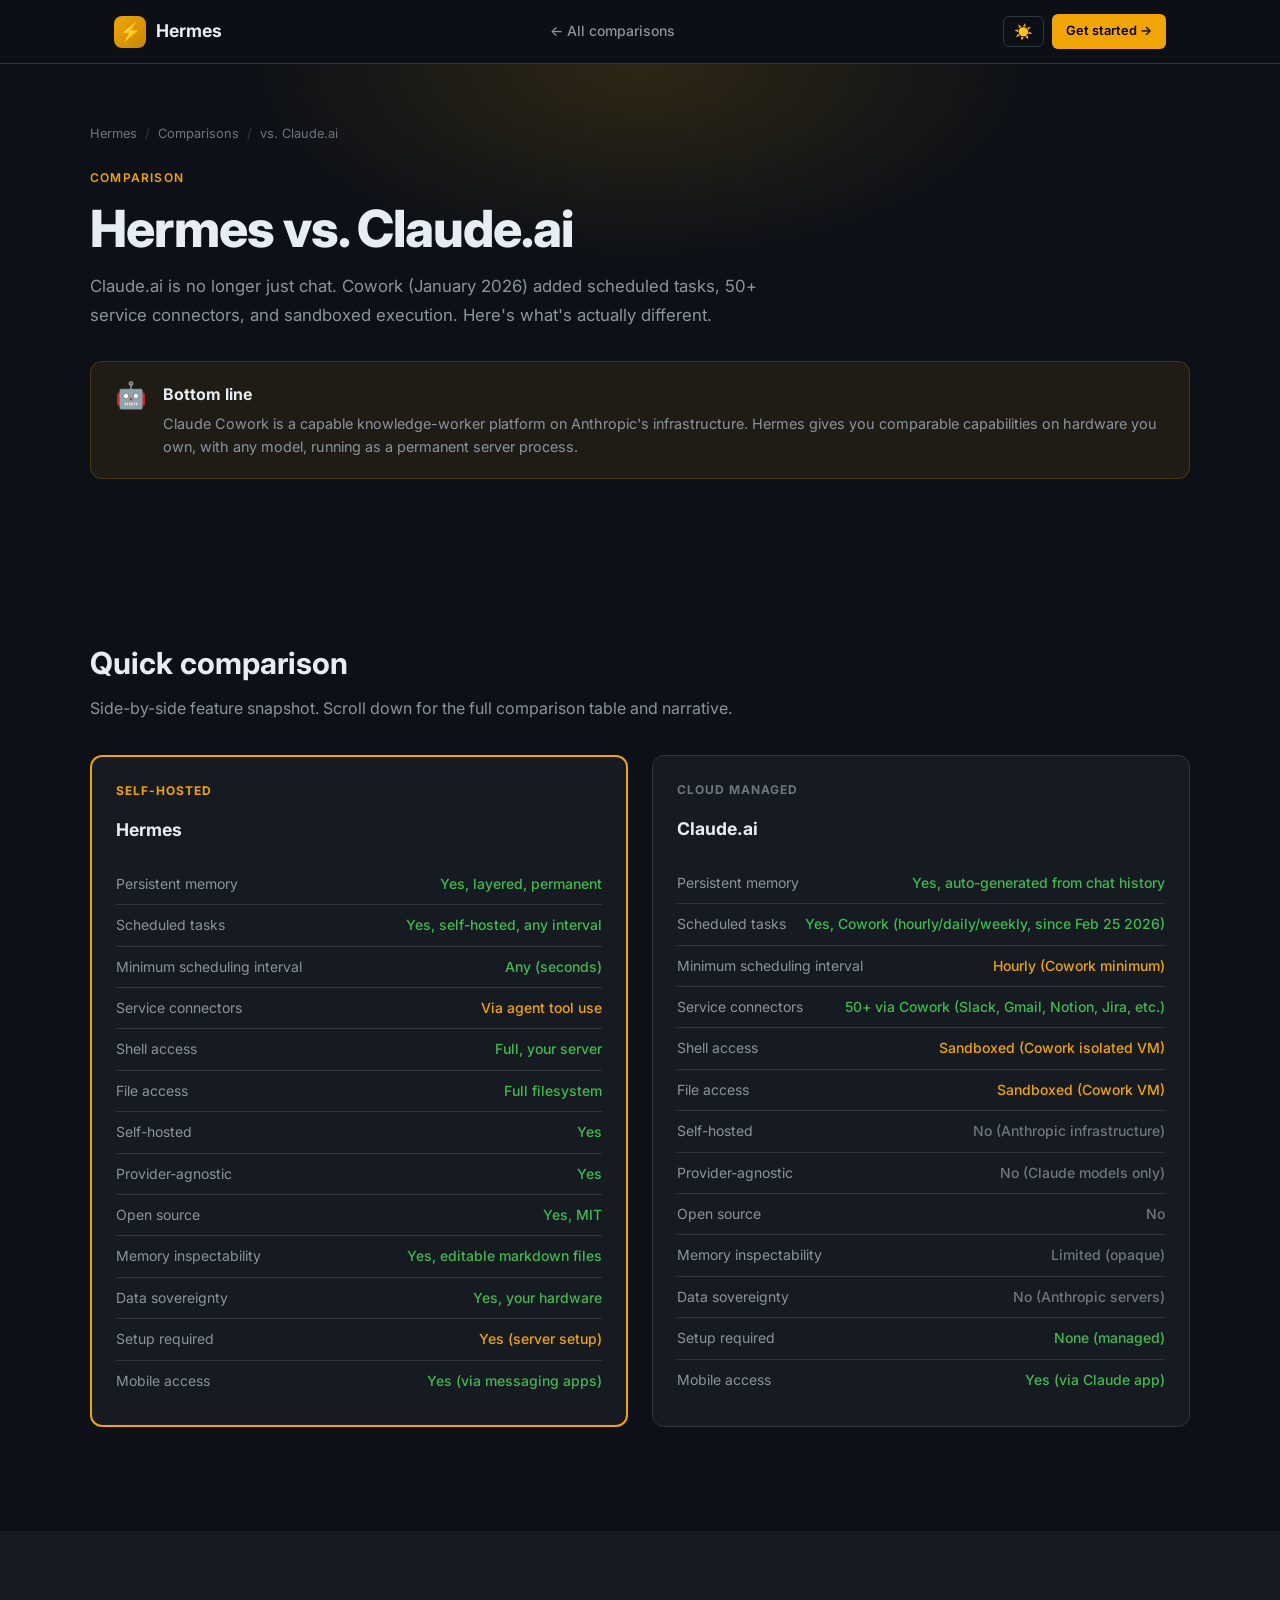
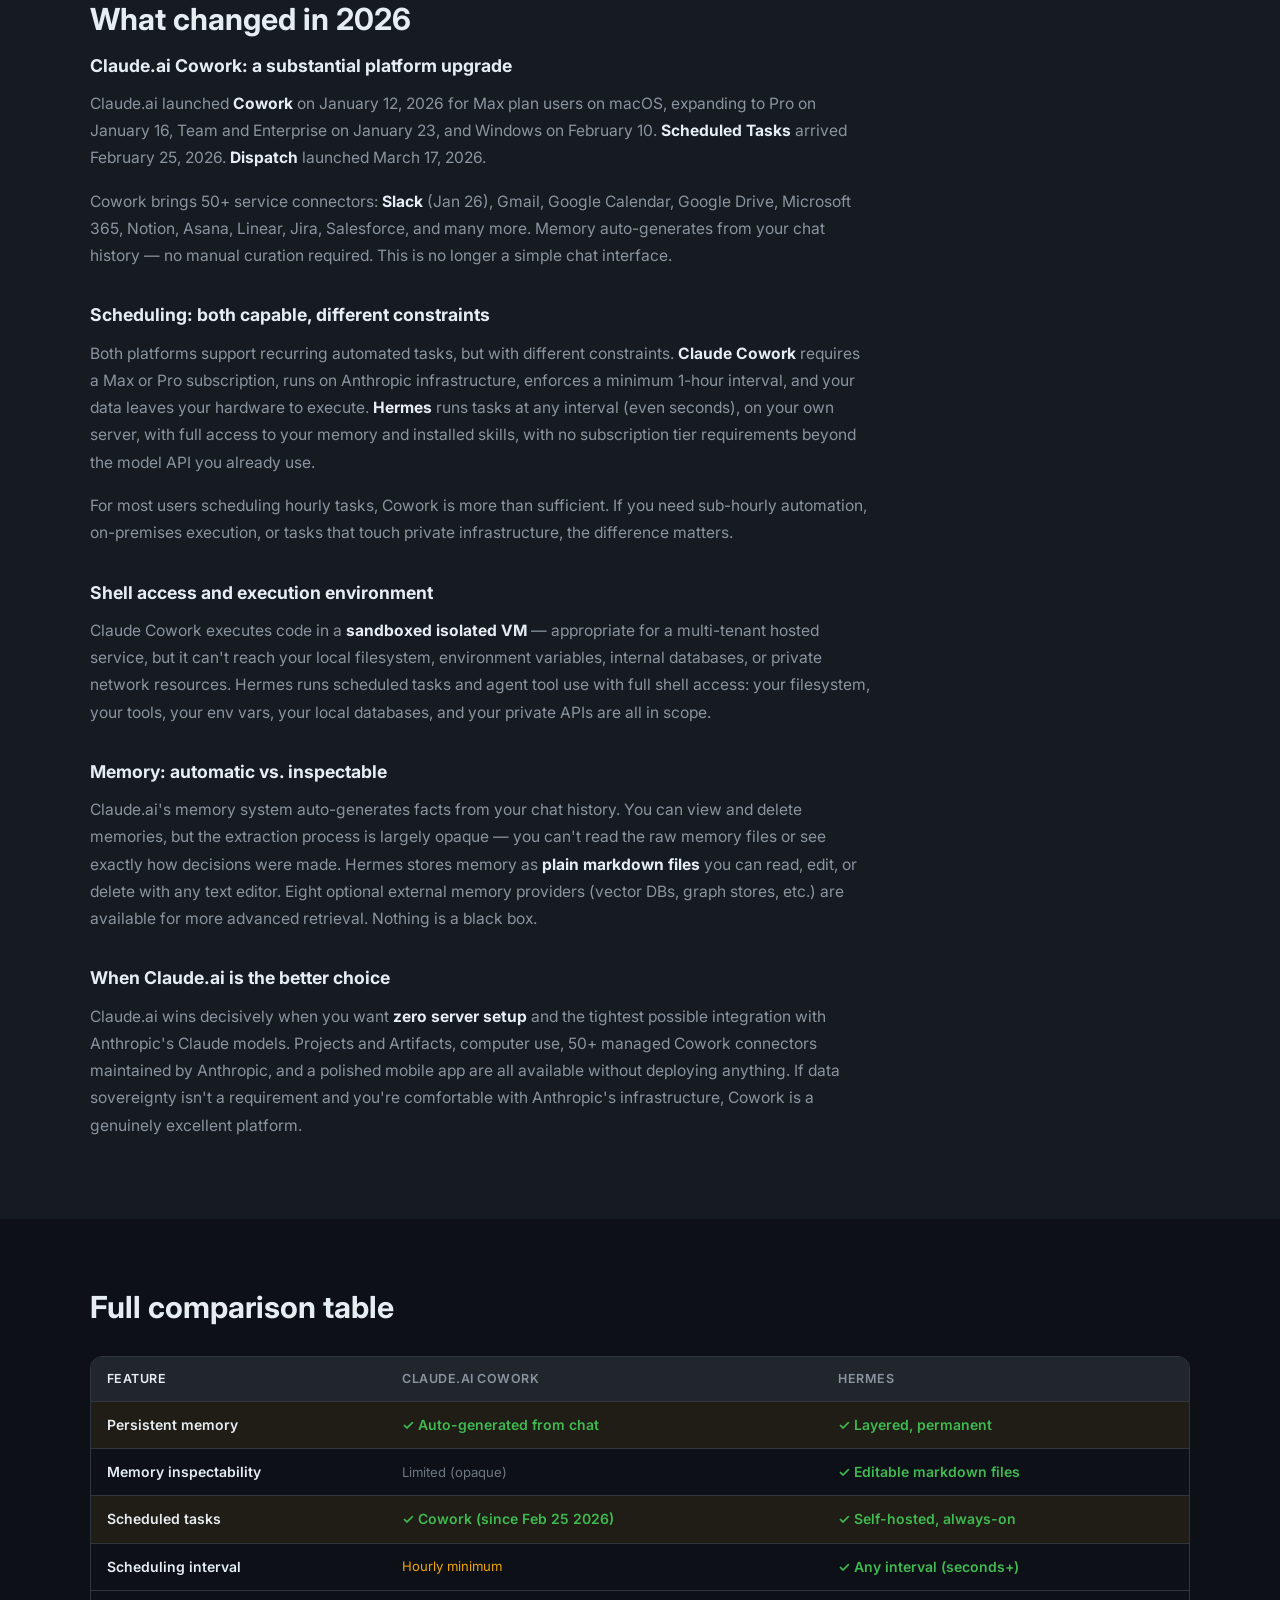
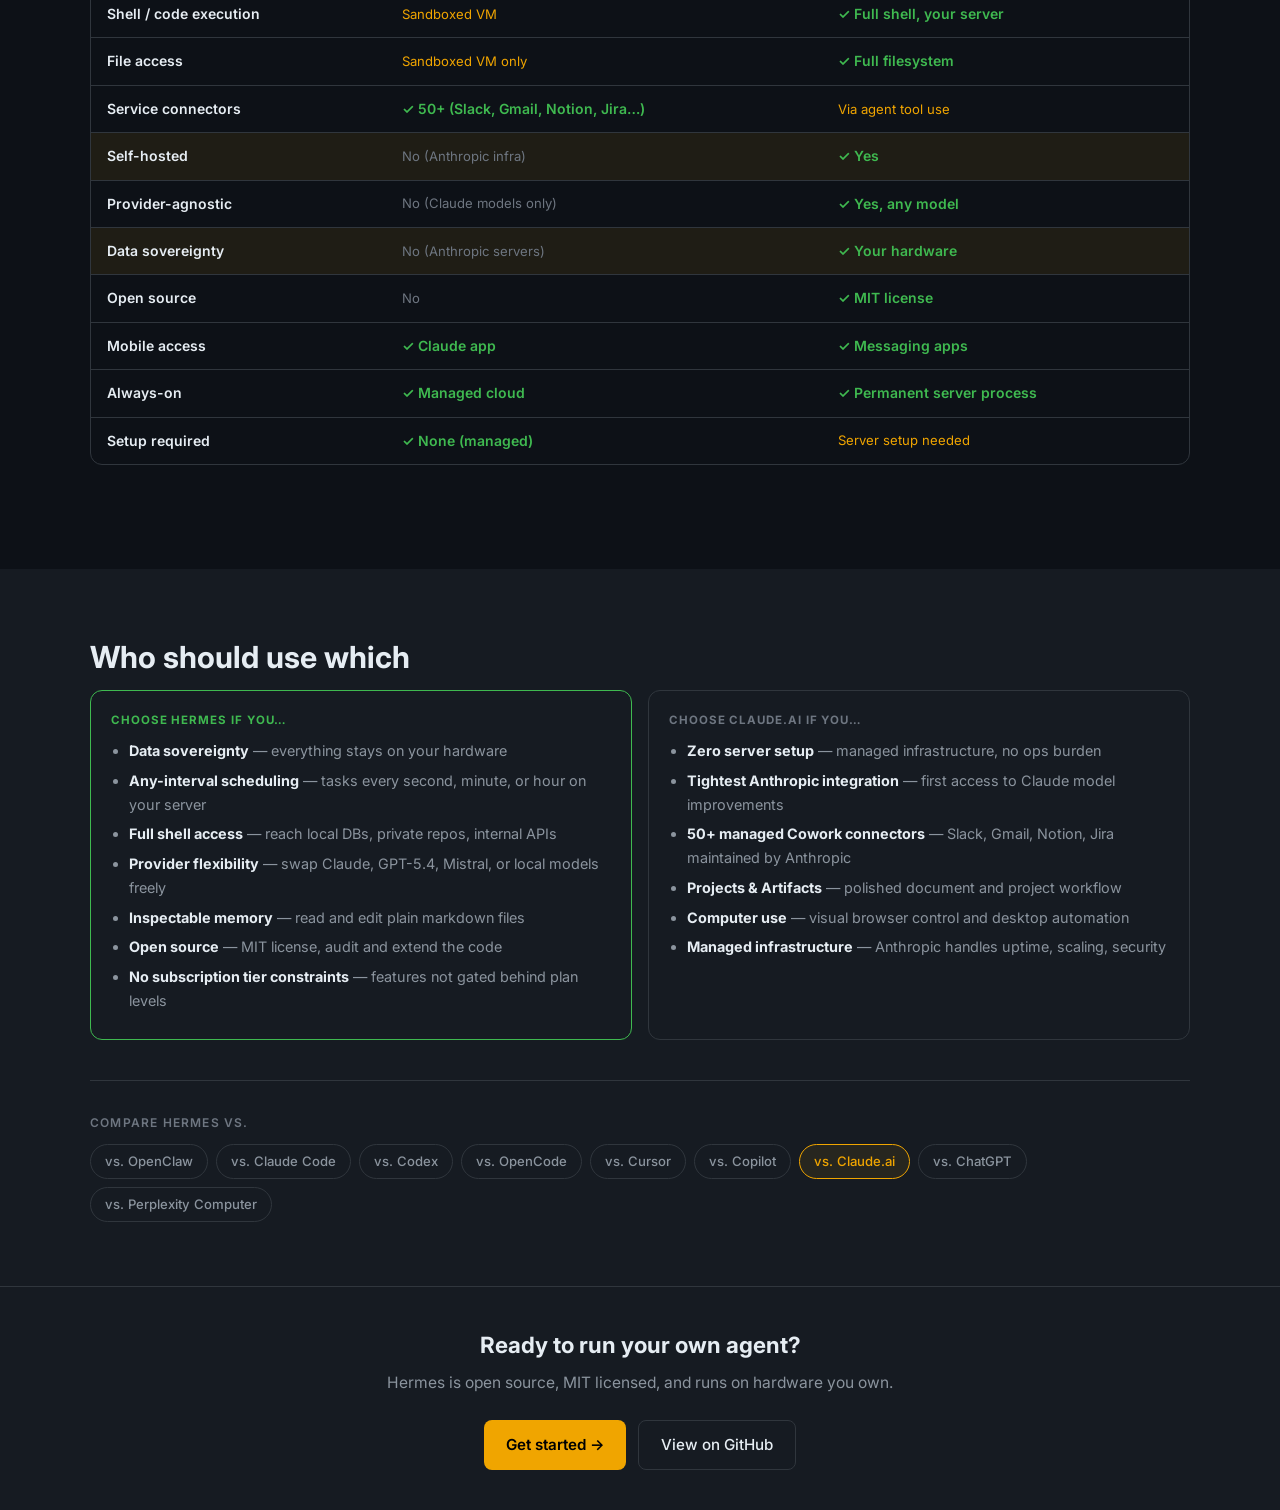
<file: compare/claude-ai.html>
<!DOCTYPE html>
<html lang="en" data-theme="dark">
<head>
  <meta charset="UTF-8" />
  <meta name="viewport" content="width=device-width, initial-scale=1.0" />
  <link rel="preconnect" href="https://fonts.googleapis.com" />
  <link rel="preconnect" href="https://fonts.gstatic.com" crossorigin />
  <link href="https://fonts.googleapis.com/css2?family=Inter:wght@300;400;500;600;700;800&family=JetBrains+Mono:wght@400;500&display=swap" rel="stylesheet" />
  <style>
    :root {
      --bg-primary: #0d1117;
      --bg-secondary: #161b22;
      --bg-tertiary: #21262d;
      --bg-card: #161b22;
      --bg-card-hover: #1c2128;
      --border: #30363d;
      --border-hover: #484f58;
      --text-primary: #e6edf3;
      --text-secondary: #8b949e;
      --text-muted: #6e7681;
      --accent: #f0a500;
      --accent-dim: #c88800;
      --accent-glow: rgba(240,165,0,0.15);
      --accent-subtle: rgba(240,165,0,0.08);
      --green: #3fb950;
      --red: #f85149;
      --blue: #58a6ff;
      --purple: #bc8cff;
      --nav-height: 64px;
      --radius: 8px;
      --radius-lg: 12px;
      --shadow: 0 1px 3px rgba(0,0,0,0.4),0 4px 16px rgba(0,0,0,0.3);
    }
    [data-theme="light"] {
      --bg-primary: #ffffff;
      --bg-secondary: #f6f8fa;
      --bg-tertiary: #eaeef2;
      --bg-card: #ffffff;
      --bg-card-hover: #f6f8fa;
      --border: #d0d7de;
      --border-hover: #9198a1;
      --text-primary: #1f2328;
      --text-secondary: #656d76;
      --text-muted: #9198a1;
      --accent: #c07800;
      --accent-dim: #a06000;
      --accent-glow: rgba(192,120,0,0.12);
      --accent-subtle: rgba(192,120,0,0.06);
      --green: #1a7f37;
      --red: #cf222e;
      --blue: #0969da;
      --purple: #7c3aed;
      --shadow: 0 1px 3px rgba(0,0,0,0.1),0 4px 16px rgba(0,0,0,0.06);
    }
    *,*::before,*::after{box-sizing:border-box;margin:0;padding:0}
    html{scroll-behavior:smooth;font-size:16px;overflow-x:hidden}
    body{font-family:'Inter',-apple-system,BlinkMacSystemFont,'Segoe UI',sans-serif;background:var(--bg-primary);color:var(--text-primary);line-height:1.6;transition:background 0.2s,color 0.2s;-webkit-font-smoothing:antialiased}
    a{color:var(--accent);text-decoration:none;transition:color 0.15s}
    a:hover{color:var(--accent-dim)}
    img{max-width:100%}
    ::-webkit-scrollbar{width:6px;height:6px}
    ::-webkit-scrollbar-track{background:var(--bg-secondary)}
    ::-webkit-scrollbar-thumb{background:var(--border);border-radius:3px}
    /* Nav */
    #nav{position:fixed;top:0;left:0;right:0;height:var(--nav-height);background:rgba(13,17,23,0.92);backdrop-filter:blur(12px);-webkit-backdrop-filter:blur(12px);border-bottom:1px solid var(--border);z-index:1000}
    [data-theme="light"] #nav{background:rgba(255,255,255,0.92)}
    .nav-inner{max-width:1100px;margin:0 auto;padding:0 24px;height:100%;display:flex;align-items:center;justify-content:space-between;gap:16px}
    .nav-logo{display:flex;align-items:center;gap:10px;font-weight:700;font-size:1.1rem;color:var(--text-primary);text-decoration:none;flex-shrink:0}
    .nav-logo-icon{width:32px;height:32px;background:linear-gradient(135deg,var(--accent),var(--accent-dim));border-radius:8px;display:flex;align-items:center;justify-content:center;font-size:18px;line-height:1}
    .nav-back{display:flex;align-items:center;gap:6px;color:var(--text-secondary);font-size:0.875rem;font-weight:500;padding:6px 12px;border-radius:6px;transition:color 0.15s,background 0.15s;text-decoration:none}
    .nav-back:hover{color:var(--text-primary);background:var(--bg-tertiary)}
    .btn-theme{background:none;border:1px solid var(--border);color:var(--text-secondary);cursor:pointer;padding:7px 10px;border-radius:6px;font-size:15px;line-height:1;transition:border-color 0.15s,color 0.15s,background 0.15s}
    .btn-theme:hover{border-color:var(--border-hover);color:var(--text-primary);background:var(--bg-tertiary)}
    .btn-cta{background:var(--accent);color:#000;font-size:0.8rem;font-weight:600;padding:7px 14px;border-radius:6px;border:none;cursor:pointer;text-decoration:none;display:inline-block;transition:background 0.15s,transform 0.1s;white-space:nowrap}
    .btn-cta:hover{background:var(--accent-dim);color:#000;transform:translateY(-1px)}
    /* Layout */
    main{padding-top:var(--nav-height)}
    .hero{padding:60px 24px 48px;background:var(--bg-primary)}
    .hero::before{content:'';position:absolute;top:-200px;left:50%;transform:translateX(-50%);width:800px;height:400px;background:radial-gradient(ellipse at center,var(--accent-glow) 0%,transparent 70%);pointer-events:none}
    .container{max-width:1100px;margin:0 auto;position:relative}
    .section{padding:64px 24px}
    .section-alt{background:var(--bg-secondary)}
    /* Breadcrumb */
    .breadcrumb{display:flex;align-items:center;gap:8px;font-size:0.8rem;color:var(--text-muted);margin-bottom:24px;flex-wrap:wrap}
    .breadcrumb a{color:var(--text-muted)}
    .breadcrumb a:hover{color:var(--accent)}
    .breadcrumb-sep{opacity:0.4}
    /* Hero content */
    .page-label{font-size:0.75rem;font-weight:600;letter-spacing:0.1em;text-transform:uppercase;color:var(--accent);margin-bottom:12px}
    .page-title{font-size:clamp(2rem,5vw,3.2rem);font-weight:800;line-height:1.1;letter-spacing:-0.02em;margin-bottom:16px}
    .page-sub{font-size:1.05rem;color:var(--text-secondary);max-width:680px;line-height:1.7;margin-bottom:32px}
    /* Verdict banner */
    .verdict{display:flex;align-items:flex-start;gap:16px;background:var(--accent-subtle);border:1px solid rgba(240,165,0,0.2);border-radius:var(--radius-lg);padding:20px 24px;margin-bottom:48px}
    [data-theme="light"] .verdict{border-color:rgba(192,120,0,0.2)}
    .verdict-icon{font-size:1.6rem;flex-shrink:0;line-height:1}
    .verdict-text strong{color:var(--text-primary);display:block;margin-bottom:4px;font-size:1rem}
    .verdict-text p{color:var(--text-secondary);font-size:0.9rem;line-height:1.6;margin:0}
    /* Section titles */
    .section-title{font-size:clamp(1.4rem,3vw,1.9rem);font-weight:700;margin-bottom:8px;color:var(--text-primary)}
    .section-body{font-size:1rem;color:var(--text-secondary);max-width:720px;line-height:1.7;margin-bottom:32px}
    /* Feature comparison grid */
    .feature-compare{display:grid;grid-template-columns:1fr 1fr;gap:24px;margin-bottom:40px}
    @media(max-width:700px){.feature-compare{grid-template-columns:1fr}}
    .fc-col{background:var(--bg-card);border:1px solid var(--border);border-radius:var(--radius-lg);padding:24px}
    .fc-col.hermes{border-color:var(--accent);border-width:2px}
    .fc-col-label{font-size:0.75rem;font-weight:700;letter-spacing:0.08em;text-transform:uppercase;margin-bottom:16px;color:var(--text-muted)}
    .fc-col.hermes .fc-col-label{color:var(--accent)}
    .fc-col-name{font-size:1.1rem;font-weight:700;color:var(--text-primary);margin-bottom:20px}
    .fc-row{display:flex;align-items:flex-start;gap:10px;padding:9px 0;border-bottom:1px solid var(--border)}
    .fc-row:last-child{border-bottom:none}
    .fc-key{flex:1;font-size:0.875rem;color:var(--text-secondary)}
    .fc-val{font-size:0.875rem;font-weight:500;text-align:right;min-width:60px}
    .fc-val.yes{color:var(--green)}
    .fc-val.no{color:var(--text-muted)}
    .fc-val.partial{color:var(--accent)}
    .fc-val.preview{color:var(--purple)}
    .fc-val.cloud{color:var(--blue)}
    /* Narrative sections */
    .narrative{max-width:780px;min-width:0;word-break:break-word}
    .narrative h3{font-size:1.1rem;font-weight:700;color:var(--text-primary);margin:32px 0 10px}
    .narrative h3:first-child{margin-top:0}
    .narrative p{font-size:0.975rem;color:var(--text-secondary);line-height:1.75;margin-bottom:16px}
    .narrative ul{padding-left:20px;margin-bottom:16px}
    .narrative li{font-size:0.975rem;color:var(--text-secondary);line-height:1.7;margin-bottom:6px}
    .narrative strong{color:var(--text-primary)}
    .narrative a{color:var(--accent)}
    /* Full comparison table */
    .table-wrap{overflow-x:auto;border-radius:var(--radius-lg);border:1px solid var(--border);margin:24px 0 40px}
    table{width:100%;border-collapse:collapse;font-size:0.875rem}
    thead th{background:var(--bg-tertiary);color:var(--text-secondary);font-weight:600;font-size:0.78rem;letter-spacing:0.04em;text-transform:uppercase;padding:12px 16px;text-align:left;border-bottom:1px solid var(--border);white-space:nowrap}
    thead th:first-child{color:var(--text-primary)}
    tbody tr{border-bottom:1px solid var(--border);transition:background 0.1s}
    tbody tr:last-child{border-bottom:none}
    tbody tr:hover{background:var(--bg-card-hover)}
    tbody tr.hl{background:var(--accent-subtle)}
    tbody tr.hl:hover{background:rgba(240,165,0,0.12)}
    tbody td{padding:12px 16px;color:var(--text-secondary);vertical-align:middle}
    tbody td:first-child{font-weight:600;color:var(--text-primary);white-space:nowrap}
    .c-yes{color:var(--green);font-weight:600}
    .c-no{color:var(--text-muted);font-size:0.82rem}
    .c-partial{color:var(--accent);font-size:0.82rem}
    .c-cloud{color:var(--blue);font-size:0.82rem}
    .c-prev{color:var(--purple);font-size:0.82rem}
    /* Who section */
    .who-grid{display:grid;grid-template-columns:1fr 1fr;gap:16px;margin-top:8px}
    @media(max-width:600px){.who-grid{grid-template-columns:1fr}}
    .who-card{background:var(--bg-card);border:1px solid var(--border);border-radius:var(--radius-lg);padding:20px}
    .who-card.choose-hermes{border-color:var(--green)}
    .who-card.choose-other{border-color:var(--border)}
    .who-card-label{font-size:0.72rem;font-weight:700;letter-spacing:0.08em;text-transform:uppercase;margin-bottom:10px;color:var(--text-muted)}
    .who-card.choose-hermes .who-card-label{color:var(--green)}
    .who-card ul{padding-left:18px}
    .who-card li{font-size:0.9rem;color:var(--text-secondary);line-height:1.65;margin-bottom:6px}
    .who-card strong{color:var(--text-primary)}
    /* CTA footer */
    .cta-strip{background:var(--bg-secondary);border-top:1px solid var(--border);padding:40px 24px;text-align:center}
    .cta-strip h2{font-size:1.4rem;font-weight:700;margin-bottom:8px}
    .cta-strip p{color:var(--text-secondary);margin-bottom:24px;font-size:0.975rem}
    .cta-btns{display:flex;gap:12px;justify-content:center;flex-wrap:wrap}
    .btn-primary{display:inline-flex;align-items:center;gap:6px;background:var(--accent);color:#000;font-weight:600;font-size:0.95rem;padding:12px 22px;border-radius:8px;transition:background 0.15s,transform 0.1s}
    .btn-primary:hover{background:var(--accent-dim);color:#000;transform:translateY(-1px)}
    .btn-secondary{display:inline-flex;align-items:center;gap:6px;background:var(--bg-card);border:1px solid var(--border);color:var(--text-primary);font-weight:500;font-size:0.95rem;padding:12px 22px;border-radius:8px;transition:border-color 0.15s,background 0.15s}
    .btn-secondary:hover{border-color:var(--border-hover);background:var(--bg-card-hover);color:var(--text-primary)}
    /* Nav between compare pages */
    .compare-nav{display:flex;flex-wrap:wrap;gap:8px;margin-top:40px;padding-top:32px;border-top:1px solid var(--border)}
    .compare-nav-label{width:100%;font-size:0.75rem;font-weight:600;letter-spacing:0.1em;text-transform:uppercase;color:var(--text-muted);margin-bottom:4px}
    .cpill{display:inline-block;padding:6px 14px;border:1px solid var(--border);border-radius:100px;font-size:0.82rem;font-weight:500;color:var(--text-secondary);transition:border-color 0.15s,color 0.15s,background 0.15s}
    .cpill:hover{border-color:var(--accent);color:var(--accent);background:var(--accent-subtle)}
    .cpill.active{border-color:var(--accent);color:var(--accent);background:var(--accent-subtle)}
    /* Responsive */
    /* ── Mobile nav: prevent 3-item nav overflow ── */
    @media(max-width:640px){
      .nav-back span{display:none}
      .btn-cta{display:none}
      .nav-inner{gap:8px}
    }
    @media(max-width:768px){
      .section{padding:48px 16px}
      .hero{padding:48px 16px 36px}
      .feature-compare{grid-template-columns:1fr}
    }
  </style>
  <title>Hermes vs. Claude.ai | Comparison</title>
  <meta name="description" content="Hermes vs. Claude.ai — how Hermes compares to Claude Cowork in 2026: scheduling, memory, shell access, data sovereignty." />
</head>
<body>
<nav id="nav">
  <div class="nav-inner">
    <a href="../index.html" class="nav-logo">
      <div class="nav-logo-icon">⚡</div>
      Hermes
    </a>
    <a href="../index.html#compare" class="nav-back"><span>← All comparisons</span></a>
    <div style="display:flex;align-items:center;gap:8px;flex-shrink:0">
      <button class="btn-theme" id="theme-toggle" aria-label="Toggle theme">🌙</button>
      <a href="https://hermes-agent.nousresearch.com/docs/getting-started/installation" class="btn-cta" target="_blank" rel="noopener">Get started →</a>
    </div>
  </div>
</nav>
<main>
  <!-- HERO -->
  <section class="hero" style="position:relative;overflow:hidden">
    <div class="container">
      <div class="breadcrumb">
        <a href="../index.html">Hermes</a>
        <span class="breadcrumb-sep">/</span>
        <a href="../index.html#compare">Comparisons</a>
        <span class="breadcrumb-sep">/</span>
        <span>vs. Claude.ai</span>
      </div>
      <div class="page-label">Comparison</div>
      <h1 class="page-title">Hermes vs. Claude.ai</h1>
      <p class="page-sub">Claude.ai is no longer just chat. Cowork (January 2026) added scheduled tasks, 50+ service connectors, and sandboxed execution. Here's what's actually different.</p>
      <div class="verdict">
        <div class="verdict-icon">🤖</div>
        <div class="verdict-text">
          <strong>Bottom line</strong>
          <p>Claude Cowork is a capable knowledge-worker platform on Anthropic's infrastructure. Hermes gives you comparable capabilities on hardware you own, with any model, running as a permanent server process.</p>
        </div>
      </div>
    </div>
  </section>

  <!-- FEATURE COMPARE GRID -->
  <section class="section">
    <div class="container">
      <h2 class="section-title">Quick comparison</h2>
      <p class="section-body">Side-by-side feature snapshot. Scroll down for the full comparison table and narrative.</p>
      <div class="feature-compare">
        <!-- Hermes col -->
        <div class="fc-col hermes">
          <div class="fc-col-label">Self-hosted</div>
          <div class="fc-col-name">Hermes</div>
          <div class="fc-row"><span class="fc-key">Persistent memory</span><span class="fc-val yes">Yes, layered, permanent</span></div>
          <div class="fc-row"><span class="fc-key">Scheduled tasks</span><span class="fc-val yes">Yes, self-hosted, any interval</span></div>
          <div class="fc-row"><span class="fc-key">Minimum scheduling interval</span><span class="fc-val yes">Any (seconds)</span></div>
          <div class="fc-row"><span class="fc-key">Service connectors</span><span class="fc-val partial">Via agent tool use</span></div>
          <div class="fc-row"><span class="fc-key">Shell access</span><span class="fc-val yes">Full, your server</span></div>
          <div class="fc-row"><span class="fc-key">File access</span><span class="fc-val yes">Full filesystem</span></div>
          <div class="fc-row"><span class="fc-key">Self-hosted</span><span class="fc-val yes">Yes</span></div>
          <div class="fc-row"><span class="fc-key">Provider-agnostic</span><span class="fc-val yes">Yes</span></div>
          <div class="fc-row"><span class="fc-key">Open source</span><span class="fc-val yes">Yes, MIT</span></div>
          <div class="fc-row"><span class="fc-key">Memory inspectability</span><span class="fc-val yes">Yes, editable markdown files</span></div>
          <div class="fc-row"><span class="fc-key">Data sovereignty</span><span class="fc-val yes">Yes, your hardware</span></div>
          <div class="fc-row"><span class="fc-key">Setup required</span><span class="fc-val partial">Yes (server setup)</span></div>
          <div class="fc-row"><span class="fc-key">Mobile access</span><span class="fc-val yes">Yes (via messaging apps)</span></div>
        </div>
        <!-- Claude.ai col -->
        <div class="fc-col">
          <div class="fc-col-label">Cloud managed</div>
          <div class="fc-col-name">Claude.ai</div>
          <div class="fc-row"><span class="fc-key">Persistent memory</span><span class="fc-val yes">Yes, auto-generated from chat history</span></div>
          <div class="fc-row"><span class="fc-key">Scheduled tasks</span><span class="fc-val yes">Yes, Cowork (hourly/daily/weekly, since Feb 25 2026)</span></div>
          <div class="fc-row"><span class="fc-key">Minimum scheduling interval</span><span class="fc-val partial">Hourly (Cowork minimum)</span></div>
          <div class="fc-row"><span class="fc-key">Service connectors</span><span class="fc-val yes">50+ via Cowork (Slack, Gmail, Notion, Jira, etc.)</span></div>
          <div class="fc-row"><span class="fc-key">Shell access</span><span class="fc-val partial">Sandboxed (Cowork isolated VM)</span></div>
          <div class="fc-row"><span class="fc-key">File access</span><span class="fc-val partial">Sandboxed (Cowork VM)</span></div>
          <div class="fc-row"><span class="fc-key">Self-hosted</span><span class="fc-val no">No (Anthropic infrastructure)</span></div>
          <div class="fc-row"><span class="fc-key">Provider-agnostic</span><span class="fc-val no">No (Claude models only)</span></div>
          <div class="fc-row"><span class="fc-key">Open source</span><span class="fc-val no">No</span></div>
          <div class="fc-row"><span class="fc-key">Memory inspectability</span><span class="fc-val no">Limited (opaque)</span></div>
          <div class="fc-row"><span class="fc-key">Data sovereignty</span><span class="fc-val no">No (Anthropic servers)</span></div>
          <div class="fc-row"><span class="fc-key">Setup required</span><span class="fc-val yes">None (managed)</span></div>
          <div class="fc-row"><span class="fc-key">Mobile access</span><span class="fc-val yes">Yes (via Claude app)</span></div>
        </div>
      </div>
    </div>
  </section>

  <!-- NARRATIVE -->
  <section class="section section-alt">
    <div class="container">
      <h2 class="section-title">What changed in 2026</h2>
      <div class="narrative">
        <h3>Claude.ai Cowork: a substantial platform upgrade</h3>
        <p>Claude.ai launched <strong>Cowork</strong> on January 12, 2026 for Max plan users on macOS, expanding to Pro on January 16, Team and Enterprise on January 23, and Windows on February 10. <strong>Scheduled Tasks</strong> arrived February 25, 2026. <strong>Dispatch</strong> launched March 17, 2026.</p>
        <p>Cowork brings 50+ service connectors: <strong>Slack</strong> (Jan 26), Gmail, Google Calendar, Google Drive, Microsoft 365, Notion, Asana, Linear, Jira, Salesforce, and many more. Memory auto-generates from your chat history — no manual curation required. This is no longer a simple chat interface.</p>

        <h3>Scheduling: both capable, different constraints</h3>
        <p>Both platforms support recurring automated tasks, but with different constraints. <strong>Claude Cowork</strong> requires a Max or Pro subscription, runs on Anthropic infrastructure, enforces a minimum 1-hour interval, and your data leaves your hardware to execute. <strong>Hermes</strong> runs tasks at any interval (even seconds), on your own server, with full access to your memory and installed skills, with no subscription tier requirements beyond the model API you already use.</p>
        <p>For most users scheduling hourly tasks, Cowork is more than sufficient. If you need sub-hourly automation, on-premises execution, or tasks that touch private infrastructure, the difference matters.</p>

        <h3>Shell access and execution environment</h3>
        <p>Claude Cowork executes code in a <strong>sandboxed isolated VM</strong> — appropriate for a multi-tenant hosted service, but it can't reach your local filesystem, environment variables, internal databases, or private network resources. Hermes runs scheduled tasks and agent tool use with full shell access: your filesystem, your tools, your env vars, your local databases, and your private APIs are all in scope.</p>

        <h3>Memory: automatic vs. inspectable</h3>
        <p>Claude.ai's memory system auto-generates facts from your chat history. You can view and delete memories, but the extraction process is largely opaque — you can't read the raw memory files or see exactly how decisions were made. Hermes stores memory as <strong>plain markdown files</strong> you can read, edit, or delete with any text editor. Eight optional external memory providers (vector DBs, graph stores, etc.) are available for more advanced retrieval. Nothing is a black box.</p>

        <h3>When Claude.ai is the better choice</h3>
        <p>Claude.ai wins decisively when you want <strong>zero server setup</strong> and the tightest possible integration with Anthropic's Claude models. Projects and Artifacts, computer use, 50+ managed Cowork connectors maintained by Anthropic, and a polished mobile app are all available without deploying anything. If data sovereignty isn't a requirement and you're comfortable with Anthropic's infrastructure, Cowork is a genuinely excellent platform.</p>
      </div>
    </div>
  </section>

  <!-- FULL COMPARISON TABLE -->
  <section class="section">
    <div class="container">
      <h2 class="section-title">Full comparison table</h2>
      <div class="table-wrap">
        <table>
          <thead>
            <tr>
              <th>Feature</th>
              <th>Claude.ai Cowork</th>
              <th>Hermes</th>
            </tr>
          </thead>
          <tbody>
            <tr class="hl">
              <td>Persistent memory</td>
              <td class="c-yes">✓ Auto-generated from chat</td>
              <td class="c-yes">✓ Layered, permanent</td>
            </tr>
            <tr>
              <td>Memory inspectability</td>
              <td class="c-no">Limited (opaque)</td>
              <td class="c-yes">✓ Editable markdown files</td>
            </tr>
            <tr class="hl">
              <td>Scheduled tasks</td>
              <td class="c-yes">✓ Cowork (since Feb 25 2026)</td>
              <td class="c-yes">✓ Self-hosted, always-on</td>
            </tr>
            <tr>
              <td>Scheduling interval</td>
              <td class="c-partial">Hourly minimum</td>
              <td class="c-yes">✓ Any interval (seconds+)</td>
            </tr>
            <tr>
              <td>Shell / code execution</td>
              <td class="c-partial">Sandboxed VM</td>
              <td class="c-yes">✓ Full shell, your server</td>
            </tr>
            <tr>
              <td>File access</td>
              <td class="c-partial">Sandboxed VM only</td>
              <td class="c-yes">✓ Full filesystem</td>
            </tr>
            <tr>
              <td>Service connectors</td>
              <td class="c-yes">✓ 50+ (Slack, Gmail, Notion, Jira…)</td>
              <td class="c-partial">Via agent tool use</td>
            </tr>
            <tr class="hl">
              <td>Self-hosted</td>
              <td class="c-no">No (Anthropic infra)</td>
              <td class="c-yes">✓ Yes</td>
            </tr>
            <tr>
              <td>Provider-agnostic</td>
              <td class="c-no">No (Claude models only)</td>
              <td class="c-yes">✓ Yes, any model</td>
            </tr>
            <tr class="hl">
              <td>Data sovereignty</td>
              <td class="c-no">No (Anthropic servers)</td>
              <td class="c-yes">✓ Your hardware</td>
            </tr>
            <tr>
              <td>Open source</td>
              <td class="c-no">No</td>
              <td class="c-yes">✓ MIT license</td>
            </tr>
            <tr>
              <td>Mobile access</td>
              <td class="c-yes">✓ Claude app</td>
              <td class="c-yes">✓ Messaging apps</td>
            </tr>
            <tr>
              <td>Always-on</td>
              <td class="c-yes">✓ Managed cloud</td>
              <td class="c-yes">✓ Permanent server process</td>
            </tr>
            <tr>
              <td>Setup required</td>
              <td class="c-yes">✓ None (managed)</td>
              <td class="c-partial">Server setup needed</td>
            </tr>
          </tbody>
        </table>
      </div>
    </div>
  </section>

  <!-- WHO SECTION -->
  <section class="section section-alt">
    <div class="container">
      <h2 class="section-title">Who should use which</h2>
      <div class="who-grid">
        <div class="who-card choose-hermes">
          <div class="who-card-label">Choose Hermes if you…</div>
          <ul>
            <li><strong>Data sovereignty</strong> — everything stays on your hardware</li>
            <li><strong>Any-interval scheduling</strong> — tasks every second, minute, or hour on your server</li>
            <li><strong>Full shell access</strong> — reach local DBs, private repos, internal APIs</li>
            <li><strong>Provider flexibility</strong> — swap Claude, GPT-5.4, Mistral, or local models freely</li>
            <li><strong>Inspectable memory</strong> — read and edit plain markdown files</li>
            <li><strong>Open source</strong> — MIT license, audit and extend the code</li>
            <li><strong>No subscription tier constraints</strong> — features not gated behind plan levels</li>
          </ul>
        </div>
        <div class="who-card choose-other">
          <div class="who-card-label">Choose Claude.ai if you…</div>
          <ul>
            <li><strong>Zero server setup</strong> — managed infrastructure, no ops burden</li>
            <li><strong>Tightest Anthropic integration</strong> — first access to Claude model improvements</li>
            <li><strong>50+ managed Cowork connectors</strong> — Slack, Gmail, Notion, Jira maintained by Anthropic</li>
            <li><strong>Projects &amp; Artifacts</strong> — polished document and project workflow</li>
            <li><strong>Computer use</strong> — visual browser control and desktop automation</li>
            <li><strong>Managed infrastructure</strong> — Anthropic handles uptime, scaling, security</li>
          </ul>
        </div>
      </div>

      <!-- Compare Nav Pills -->
      <div class="compare-nav">
        <div class="compare-nav-label">Compare Hermes vs.</div>
      <a href="openclaw.html" class="cpill">vs. OpenClaw</a>
      <a href="claude-code.html" class="cpill">vs. Claude Code</a>
      <a href="codex.html" class="cpill">vs. Codex</a>
      <a href="opencode.html" class="cpill">vs. OpenCode</a>
      <a href="cursor.html" class="cpill">vs. Cursor</a>
      <a href="copilot.html" class="cpill">vs. Copilot</a>
      <a href="claude-ai.html" class="cpill active">vs. Claude.ai</a>
      <a href="chatgpt.html" class="cpill">vs. ChatGPT</a>
        <a href="perplexity-computer.html" class="cpill">vs. Perplexity Computer</a>
      </div>
    </div>
  </section>

  <!-- CTA STRIP -->
  <div class="cta-strip">
    <div class="container">
      <h2>Ready to run your own agent?</h2>
      <p>Hermes is open source, MIT licensed, and runs on hardware you own.</p>
      <div class="cta-btns">
        <a href="https://hermes-agent.nousresearch.com/docs/getting-started/installation" class="btn-primary" target="_blank" rel="noopener">Get started →</a>
        <a href="https://github.com/nousresearch/hermes" class="btn-secondary" target="_blank" rel="noopener">View on GitHub</a>
      </div>
    </div>
  </div>
</main>
<script>
  const html = document.documentElement;
  const toggle = document.getElementById('theme-toggle');
  function setTheme(t) {
    html.setAttribute('data-theme', t);
    localStorage.setItem('theme', t);
    toggle.textContent = t === 'light' ? '🌙' : '☀️';
  }
  const saved = localStorage.getItem('theme');
  const prefersDark = window.matchMedia('(prefers-color-scheme: dark)').matches;
  if (saved) setTheme(saved);
  else if (!prefersDark) setTheme('light');
  else setTheme('dark');
  toggle.addEventListener('click', () => setTheme(html.getAttribute('data-theme') === 'dark' ? 'light' : 'dark'));
</script>
</body>
</html>
</file>
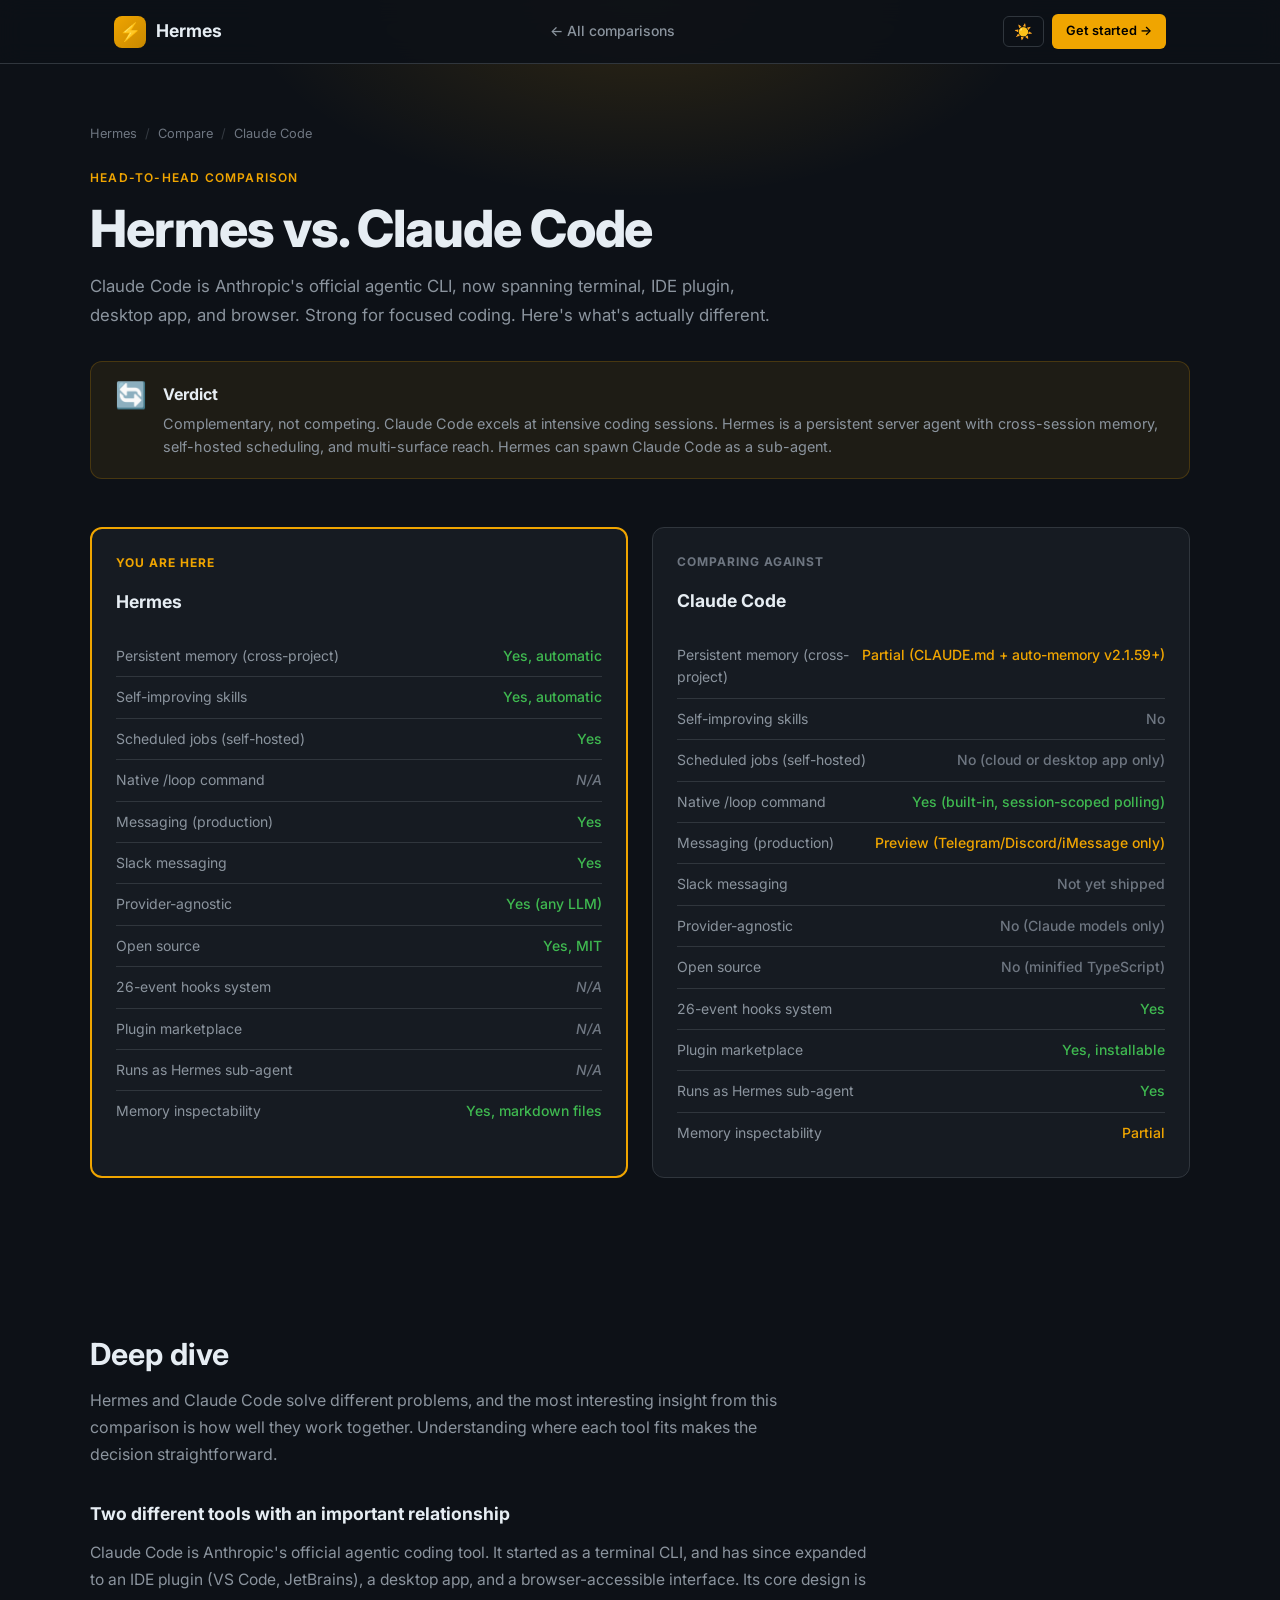
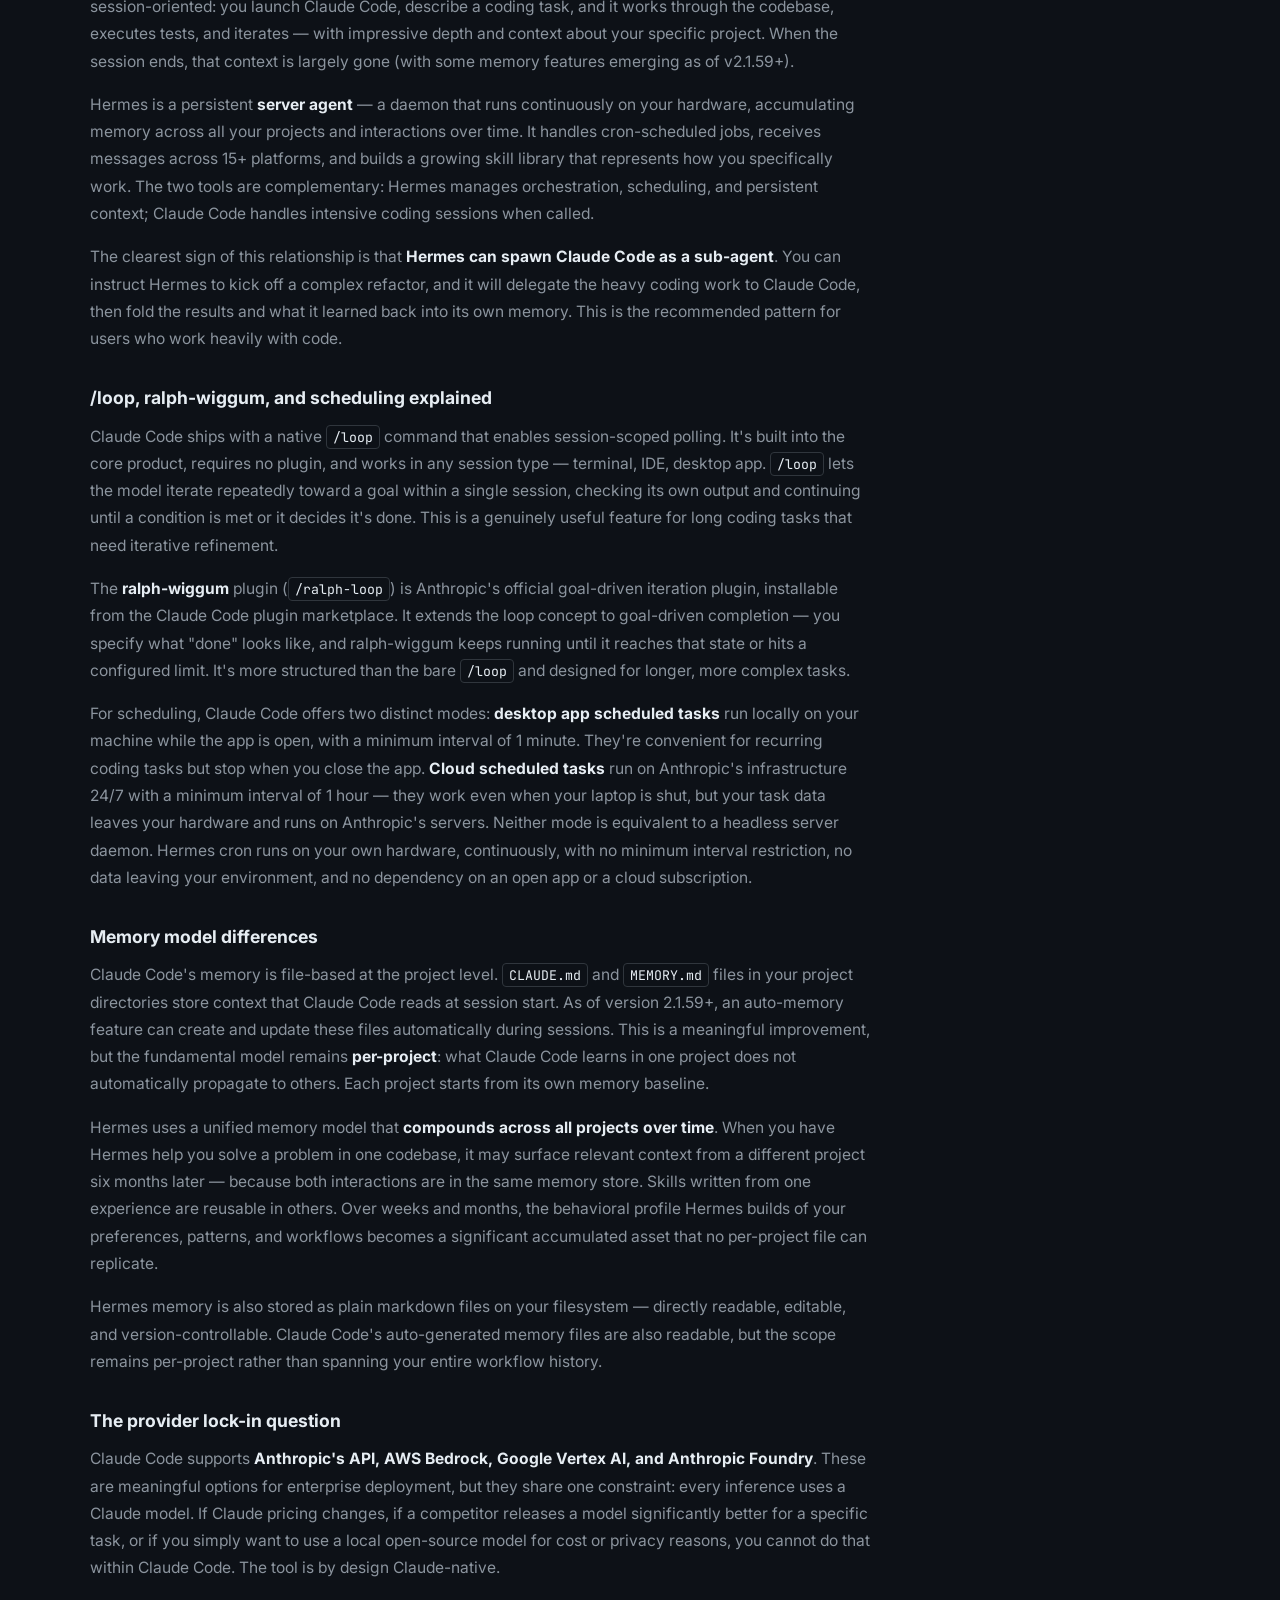
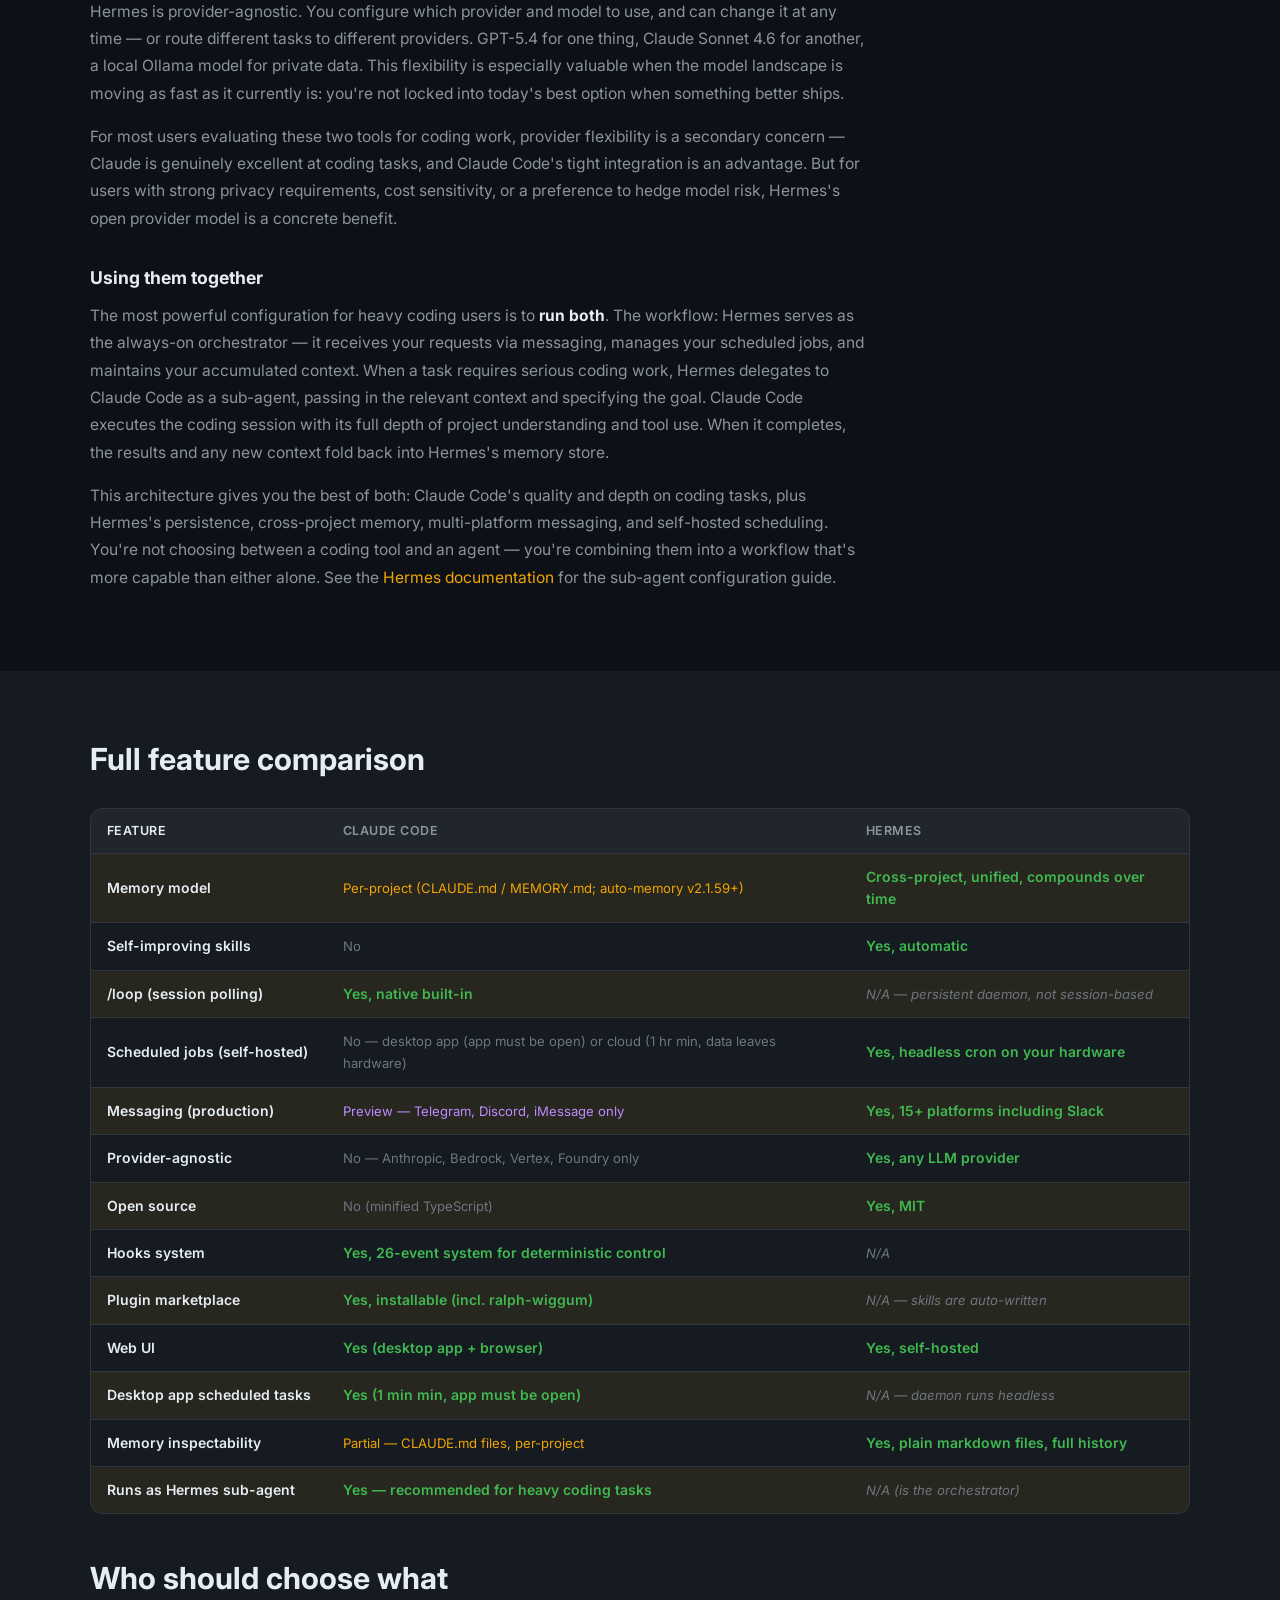
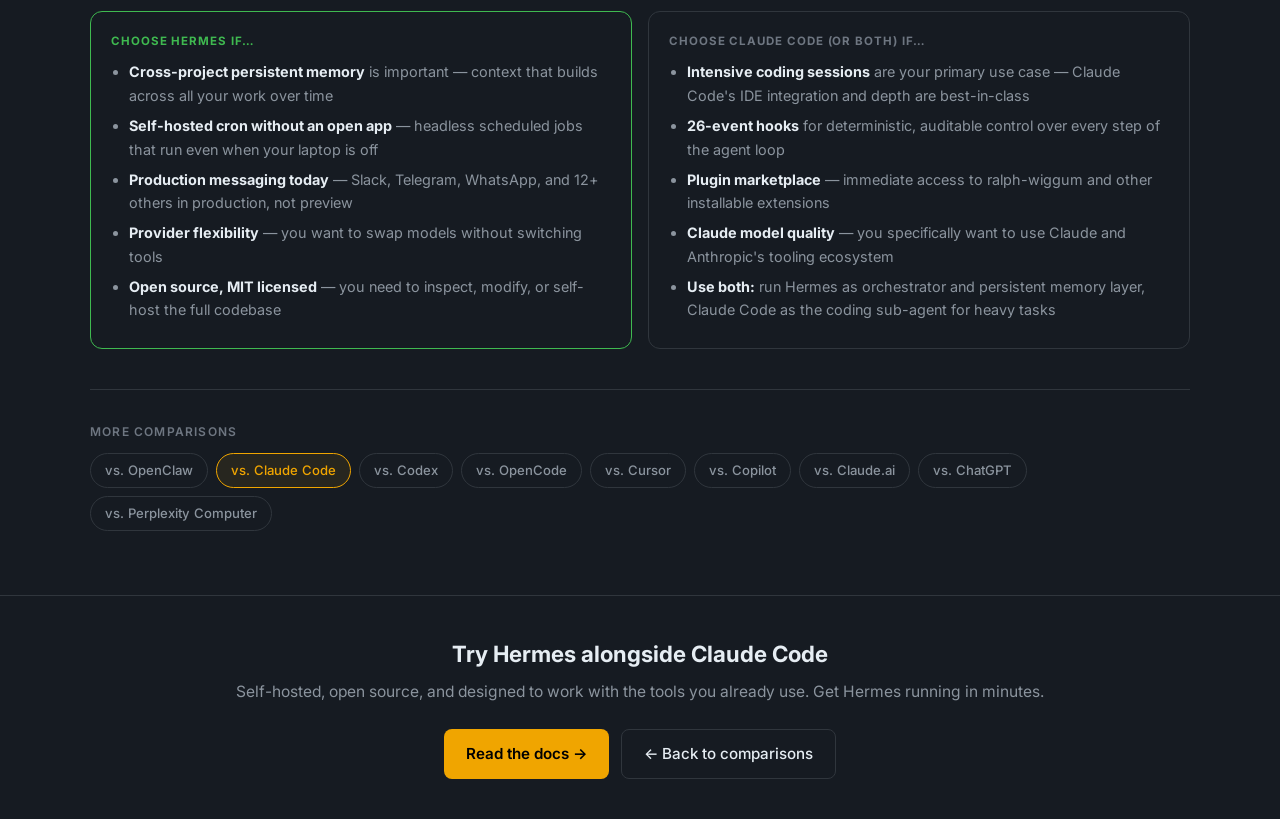
<file: compare/claude-code.html>
<!DOCTYPE html>
<html lang="en" data-theme="dark">
<head>
  <meta charset="UTF-8" />
  <meta name="viewport" content="width=device-width, initial-scale=1.0" />
  <title>Hermes vs. Claude Code | Comparison</title>
  <meta name="description" content="Claude Code is Anthropic's official agentic CLI, now spanning terminal, IDE plugin, desktop app, and browser. Strong for focused coding. Here's what's actually different." />
  <link rel="preconnect" href="https://fonts.googleapis.com" />
  <link rel="preconnect" href="https://fonts.gstatic.com" crossorigin />
  <link href="https://fonts.googleapis.com/css2?family=Inter:wght@300;400;500;600;700;800&family=JetBrains+Mono:wght@400;500&display=swap" rel="stylesheet" />
  <style>
    :root {
      --bg-primary: #0d1117;
      --bg-secondary: #161b22;
      --bg-tertiary: #21262d;
      --bg-card: #161b22;
      --bg-card-hover: #1c2128;
      --border: #30363d;
      --border-hover: #484f58;
      --text-primary: #e6edf3;
      --text-secondary: #8b949e;
      --text-muted: #6e7681;
      --accent: #f0a500;
      --accent-dim: #c88800;
      --accent-glow: rgba(240,165,0,0.15);
      --accent-subtle: rgba(240,165,0,0.08);
      --green: #3fb950;
      --red: #f85149;
      --blue: #58a6ff;
      --purple: #bc8cff;
      --nav-height: 64px;
      --radius: 8px;
      --radius-lg: 12px;
      --shadow: 0 1px 3px rgba(0,0,0,0.4),0 4px 16px rgba(0,0,0,0.3);
    }
    [data-theme="light"] {
      --bg-primary: #ffffff;
      --bg-secondary: #f6f8fa;
      --bg-tertiary: #eaeef2;
      --bg-card: #ffffff;
      --bg-card-hover: #f6f8fa;
      --border: #d0d7de;
      --border-hover: #9198a1;
      --text-primary: #1f2328;
      --text-secondary: #656d76;
      --text-muted: #9198a1;
      --accent: #c07800;
      --accent-dim: #a06000;
      --accent-glow: rgba(192,120,0,0.12);
      --accent-subtle: rgba(192,120,0,0.06);
      --green: #1a7f37;
      --red: #cf222e;
      --blue: #0969da;
      --purple: #7c3aed;
      --shadow: 0 1px 3px rgba(0,0,0,0.1),0 4px 16px rgba(0,0,0,0.06);
    }
    *,*::before,*::after{box-sizing:border-box;margin:0;padding:0}
    html{scroll-behavior:smooth;font-size:16px;overflow-x:hidden}
    body{font-family:'Inter',-apple-system,BlinkMacSystemFont,'Segoe UI',sans-serif;background:var(--bg-primary);color:var(--text-primary);line-height:1.6;transition:background 0.2s,color 0.2s;-webkit-font-smoothing:antialiased}
    a{color:var(--accent);text-decoration:none;transition:color 0.15s}
    a:hover{color:var(--accent-dim)}
    img{max-width:100%}
    ::-webkit-scrollbar{width:6px;height:6px}
    ::-webkit-scrollbar-track{background:var(--bg-secondary)}
    ::-webkit-scrollbar-thumb{background:var(--border);border-radius:3px}
    /* Nav */
    #nav{position:fixed;top:0;left:0;right:0;height:var(--nav-height);background:rgba(13,17,23,0.92);backdrop-filter:blur(12px);-webkit-backdrop-filter:blur(12px);border-bottom:1px solid var(--border);z-index:1000}
    [data-theme="light"] #nav{background:rgba(255,255,255,0.92)}
    .nav-inner{max-width:1100px;margin:0 auto;padding:0 24px;height:100%;display:flex;align-items:center;justify-content:space-between;gap:16px}
    .nav-logo{display:flex;align-items:center;gap:10px;font-weight:700;font-size:1.1rem;color:var(--text-primary);text-decoration:none;flex-shrink:0}
    .nav-logo-icon{width:32px;height:32px;background:linear-gradient(135deg,var(--accent),var(--accent-dim));border-radius:8px;display:flex;align-items:center;justify-content:center;font-size:18px;line-height:1}
    .nav-back{display:flex;align-items:center;gap:6px;color:var(--text-secondary);font-size:0.875rem;font-weight:500;padding:6px 12px;border-radius:6px;transition:color 0.15s,background 0.15s;text-decoration:none}
    .nav-back:hover{color:var(--text-primary);background:var(--bg-tertiary)}
    .btn-theme{background:none;border:1px solid var(--border);color:var(--text-secondary);cursor:pointer;padding:7px 10px;border-radius:6px;font-size:15px;line-height:1;transition:border-color 0.15s,color 0.15s,background 0.15s}
    .btn-theme:hover{border-color:var(--border-hover);color:var(--text-primary);background:var(--bg-tertiary)}
    .btn-cta{background:var(--accent);color:#000;font-size:0.8rem;font-weight:600;padding:7px 14px;border-radius:6px;border:none;cursor:pointer;text-decoration:none;display:inline-block;transition:background 0.15s,transform 0.1s;white-space:nowrap}
    .btn-cta:hover{background:var(--accent-dim);color:#000;transform:translateY(-1px)}
    /* Layout */
    main{padding-top:var(--nav-height)}
    .hero{padding:60px 24px 48px;background:var(--bg-primary)}
    .hero::before{content:'';position:absolute;top:-200px;left:50%;transform:translateX(-50%);width:800px;height:400px;background:radial-gradient(ellipse at center,var(--accent-glow) 0%,transparent 70%);pointer-events:none}
    .container{max-width:1100px;margin:0 auto;position:relative}
    .section{padding:64px 24px}
    .section-alt{background:var(--bg-secondary)}
    /* Breadcrumb */
    .breadcrumb{display:flex;align-items:center;gap:8px;font-size:0.8rem;color:var(--text-muted);margin-bottom:24px;flex-wrap:wrap}
    .breadcrumb a{color:var(--text-muted)}
    .breadcrumb a:hover{color:var(--accent)}
    .breadcrumb-sep{opacity:0.4}
    /* Hero content */
    .page-label{font-size:0.75rem;font-weight:600;letter-spacing:0.1em;text-transform:uppercase;color:var(--accent);margin-bottom:12px}
    .page-title{font-size:clamp(2rem,5vw,3.2rem);font-weight:800;line-height:1.1;letter-spacing:-0.02em;margin-bottom:16px}
    .page-sub{font-size:1.05rem;color:var(--text-secondary);max-width:680px;line-height:1.7;margin-bottom:32px}
    /* Verdict banner */
    .verdict{display:flex;align-items:flex-start;gap:16px;background:var(--accent-subtle);border:1px solid rgba(240,165,0,0.2);border-radius:var(--radius-lg);padding:20px 24px;margin-bottom:48px}
    [data-theme="light"] .verdict{border-color:rgba(192,120,0,0.2)}
    .verdict-icon{font-size:1.6rem;flex-shrink:0;line-height:1}
    .verdict-text strong{color:var(--text-primary);display:block;margin-bottom:4px;font-size:1rem}
    .verdict-text p{color:var(--text-secondary);font-size:0.9rem;line-height:1.6;margin:0}
    /* Section titles */
    .section-title{font-size:clamp(1.4rem,3vw,1.9rem);font-weight:700;margin-bottom:8px;color:var(--text-primary)}
    .section-body{font-size:1rem;color:var(--text-secondary);max-width:720px;line-height:1.7;margin-bottom:32px}
    /* Feature comparison grid */
    .feature-compare{display:grid;grid-template-columns:1fr 1fr;gap:24px;margin-bottom:40px}
    @media(max-width:700px){.feature-compare{grid-template-columns:1fr}}
    .fc-col{background:var(--bg-card);border:1px solid var(--border);border-radius:var(--radius-lg);padding:24px}
    .fc-col.hermes{border-color:var(--accent);border-width:2px}
    .fc-col-label{font-size:0.75rem;font-weight:700;letter-spacing:0.08em;text-transform:uppercase;margin-bottom:16px;color:var(--text-muted)}
    .fc-col.hermes .fc-col-label{color:var(--accent)}
    .fc-col-name{font-size:1.1rem;font-weight:700;color:var(--text-primary);margin-bottom:20px}
    .fc-row{display:flex;align-items:flex-start;gap:10px;padding:9px 0;border-bottom:1px solid var(--border)}
    .fc-row:last-child{border-bottom:none}
    .fc-key{flex:1;font-size:0.875rem;color:var(--text-secondary)}
    .fc-val{font-size:0.875rem;font-weight:500;text-align:right;min-width:60px}
    .fc-val.yes{color:var(--green)}
    .fc-val.no{color:var(--text-muted)}
    .fc-val.partial{color:var(--accent)}
    .fc-val.preview{color:var(--purple)}
    .fc-val.cloud{color:var(--blue)}
    .fc-val.na{color:var(--text-muted);font-style:italic}
    /* Narrative sections */
    .narrative{max-width:780px;min-width:0;word-break:break-word}
    .narrative h3{font-size:1.1rem;font-weight:700;color:var(--text-primary);margin:32px 0 10px}
    .narrative h3:first-child{margin-top:0}
    .narrative p{font-size:0.975rem;color:var(--text-secondary);line-height:1.75;margin-bottom:16px}
    .narrative ul{padding-left:20px;margin-bottom:16px}
    .narrative li{font-size:0.975rem;color:var(--text-secondary);line-height:1.7;margin-bottom:6px}
    .narrative strong{color:var(--text-primary)}
    .narrative a{color:var(--accent)}
    /* Inline code */
    .narrative code,.inline-code{background:#0d1117;color:#e6edf3;font-family:'JetBrains Mono',monospace;font-size:0.85em;padding:2px 6px;border-radius:4px;border:1px solid #30363d}
    /* Full comparison table */
    .table-wrap{overflow-x:auto;border-radius:var(--radius-lg);border:1px solid var(--border);margin:24px 0 40px}
    table{width:100%;border-collapse:collapse;font-size:0.875rem}
    thead th{background:var(--bg-tertiary);color:var(--text-secondary);font-weight:600;font-size:0.78rem;letter-spacing:0.04em;text-transform:uppercase;padding:12px 16px;text-align:left;border-bottom:1px solid var(--border);white-space:nowrap}
    thead th:first-child{color:var(--text-primary)}
    tbody tr{border-bottom:1px solid var(--border);transition:background 0.1s}
    tbody tr:last-child{border-bottom:none}
    tbody tr:hover{background:var(--bg-card-hover)}
    tbody tr.hl{background:var(--accent-subtle)}
    tbody tr.hl:hover{background:rgba(240,165,0,0.12)}
    tbody td{padding:12px 16px;color:var(--text-secondary);vertical-align:middle}
    tbody td:first-child{font-weight:600;color:var(--text-primary);white-space:nowrap}
    .c-yes{color:var(--green);font-weight:600}
    .c-no{color:var(--text-muted);font-size:0.82rem}
    .c-partial{color:var(--accent);font-size:0.82rem}
    .c-cloud{color:var(--blue);font-size:0.82rem}
    .c-prev{color:var(--purple);font-size:0.82rem}
    .c-na{color:var(--text-muted);font-size:0.82rem;font-style:italic}
    /* Who section */
    .who-grid{display:grid;grid-template-columns:1fr 1fr;gap:16px;margin-top:8px}
    @media(max-width:600px){.who-grid{grid-template-columns:1fr}}
    .who-card{background:var(--bg-card);border:1px solid var(--border);border-radius:var(--radius-lg);padding:20px}
    .who-card.choose-hermes{border-color:var(--green)}
    .who-card.choose-other{border-color:var(--border)}
    .who-card-label{font-size:0.72rem;font-weight:700;letter-spacing:0.08em;text-transform:uppercase;margin-bottom:10px;color:var(--text-muted)}
    .who-card.choose-hermes .who-card-label{color:var(--green)}
    .who-card ul{padding-left:18px}
    .who-card li{font-size:0.9rem;color:var(--text-secondary);line-height:1.65;margin-bottom:6px}
    .who-card strong{color:var(--text-primary)}
    /* CTA footer */
    .cta-strip{background:var(--bg-secondary);border-top:1px solid var(--border);padding:40px 24px;text-align:center}
    .cta-strip h2{font-size:1.4rem;font-weight:700;margin-bottom:8px}
    .cta-strip p{color:var(--text-secondary);margin-bottom:24px;font-size:0.975rem}
    .cta-btns{display:flex;gap:12px;justify-content:center;flex-wrap:wrap}
    .btn-primary{display:inline-flex;align-items:center;gap:6px;background:var(--accent);color:#000;font-weight:600;font-size:0.95rem;padding:12px 22px;border-radius:8px;transition:background 0.15s,transform 0.1s}
    .btn-primary:hover{background:var(--accent-dim);color:#000;transform:translateY(-1px)}
    .btn-secondary{display:inline-flex;align-items:center;gap:6px;background:var(--bg-card);border:1px solid var(--border);color:var(--text-primary);font-weight:500;font-size:0.95rem;padding:12px 22px;border-radius:8px;transition:border-color 0.15s,background 0.15s}
    .btn-secondary:hover{border-color:var(--border-hover);background:var(--bg-card-hover);color:var(--text-primary)}
    /* Nav between compare pages */
    .compare-nav{display:flex;flex-wrap:wrap;gap:8px;margin-top:40px;padding-top:32px;border-top:1px solid var(--border)}
    .compare-nav-label{width:100%;font-size:0.75rem;font-weight:600;letter-spacing:0.1em;text-transform:uppercase;color:var(--text-muted);margin-bottom:4px}
    .cpill{display:inline-block;padding:6px 14px;border:1px solid var(--border);border-radius:100px;font-size:0.82rem;font-weight:500;color:var(--text-secondary);transition:border-color 0.15s,color 0.15s,background 0.15s}
    .cpill:hover{border-color:var(--accent);color:var(--accent);background:var(--accent-subtle)}
    .cpill.active{border-color:var(--accent);color:var(--accent);background:var(--accent-subtle)}
    /* Responsive */
    /* ── Mobile nav: prevent 3-item nav overflow ── */
    @media(max-width:640px){
      .nav-back span{display:none}
      .btn-cta{display:none}
      .nav-inner{gap:8px}
    }
    @media(max-width:768px){
      .section{padding:48px 16px}
      .hero{padding:48px 16px 36px}
      .feature-compare{grid-template-columns:1fr}
    }
  </style>
</head>
<body>

<nav id="nav">
  <div class="nav-inner">
    <a href="../index.html" class="nav-logo">
      <div class="nav-logo-icon">⚡</div>
      Hermes
    </a>
    <a href="../index.html#compare" class="nav-back"><span>← All comparisons</span></a>
    <div style="display:flex;align-items:center;gap:8px;flex-shrink:0">
      <button class="btn-theme" id="theme-toggle" aria-label="Toggle theme">🌙</button>
      <a href="https://hermes-agent.nousresearch.com/docs/getting-started/installation" class="btn-cta" target="_blank" rel="noopener">Get started →</a>
    </div>
  </div>
</nav>

<main>
  <div class="hero">
    <div class="container">
      <nav class="breadcrumb" aria-label="Breadcrumb">
        <a href="../index.html">Hermes</a>
        <span class="breadcrumb-sep">/</span>
        <a href="../index.html#compare">Compare</a>
        <span class="breadcrumb-sep">/</span>
        <span>Claude Code</span>
      </nav>

      <div class="page-label">Head-to-head comparison</div>
      <h1 class="page-title">Hermes vs. Claude Code</h1>
      <p class="page-sub">Claude Code is Anthropic's official agentic CLI, now spanning terminal, IDE plugin, desktop app, and browser. Strong for focused coding. Here's what's actually different.</p>

      <div class="verdict">
        <div class="verdict-icon">🔄</div>
        <div class="verdict-text">
          <strong>Verdict</strong>
          <p>Complementary, not competing. Claude Code excels at intensive coding sessions. Hermes is a persistent server agent with cross-session memory, self-hosted scheduling, and multi-surface reach. Hermes can spawn Claude Code as a sub-agent.</p>
        </div>
      </div>

      <div class="feature-compare">
        <div class="fc-col hermes">
          <div class="fc-col-label">You are here</div>
          <div class="fc-col-name">Hermes</div>
          <div class="fc-row"><span class="fc-key">Persistent memory (cross-project)</span><span class="fc-val yes">Yes, automatic</span></div>
          <div class="fc-row"><span class="fc-key">Self-improving skills</span><span class="fc-val yes">Yes, automatic</span></div>
          <div class="fc-row"><span class="fc-key">Scheduled jobs (self-hosted)</span><span class="fc-val yes">Yes</span></div>
          <div class="fc-row"><span class="fc-key">Native /loop command</span><span class="fc-val na">N/A</span></div>
          <div class="fc-row"><span class="fc-key">Messaging (production)</span><span class="fc-val yes">Yes</span></div>
          <div class="fc-row"><span class="fc-key">Slack messaging</span><span class="fc-val yes">Yes</span></div>
          <div class="fc-row"><span class="fc-key">Provider-agnostic</span><span class="fc-val yes">Yes (any LLM)</span></div>
          <div class="fc-row"><span class="fc-key">Open source</span><span class="fc-val yes">Yes, MIT</span></div>
          <div class="fc-row"><span class="fc-key">26-event hooks system</span><span class="fc-val na">N/A</span></div>
          <div class="fc-row"><span class="fc-key">Plugin marketplace</span><span class="fc-val na">N/A</span></div>
          <div class="fc-row"><span class="fc-key">Runs as Hermes sub-agent</span><span class="fc-val na">N/A</span></div>
          <div class="fc-row"><span class="fc-key">Memory inspectability</span><span class="fc-val yes">Yes, markdown files</span></div>
        </div>
        <div class="fc-col">
          <div class="fc-col-label">Comparing against</div>
          <div class="fc-col-name">Claude Code</div>
          <div class="fc-row"><span class="fc-key">Persistent memory (cross-project)</span><span class="fc-val partial">Partial (CLAUDE.md + auto-memory v2.1.59+)</span></div>
          <div class="fc-row"><span class="fc-key">Self-improving skills</span><span class="fc-val no">No</span></div>
          <div class="fc-row"><span class="fc-key">Scheduled jobs (self-hosted)</span><span class="fc-val no">No (cloud or desktop app only)</span></div>
          <div class="fc-row"><span class="fc-key">Native /loop command</span><span class="fc-val yes">Yes (built-in, session-scoped polling)</span></div>
          <div class="fc-row"><span class="fc-key">Messaging (production)</span><span class="fc-val partial">Preview (Telegram/Discord/iMessage only)</span></div>
          <div class="fc-row"><span class="fc-key">Slack messaging</span><span class="fc-val no">Not yet shipped</span></div>
          <div class="fc-row"><span class="fc-key">Provider-agnostic</span><span class="fc-val no">No (Claude models only)</span></div>
          <div class="fc-row"><span class="fc-key">Open source</span><span class="fc-val no">No (minified TypeScript)</span></div>
          <div class="fc-row"><span class="fc-key">26-event hooks system</span><span class="fc-val yes">Yes</span></div>
          <div class="fc-row"><span class="fc-key">Plugin marketplace</span><span class="fc-val yes">Yes, installable</span></div>
          <div class="fc-row"><span class="fc-key">Runs as Hermes sub-agent</span><span class="fc-val yes">Yes</span></div>
          <div class="fc-row"><span class="fc-key">Memory inspectability</span><span class="fc-val partial">Partial</span></div>
        </div>
      </div>
    </div>
  </div>

  <!-- Narrative -->
  <section class="section">
    <div class="container">
      <h2 class="section-title">Deep dive</h2>
      <p class="section-body">Hermes and Claude Code solve different problems, and the most interesting insight from this comparison is how well they work together. Understanding where each tool fits makes the decision straightforward.</p>

      <div class="narrative">

        <h3>Two different tools with an important relationship</h3>
        <p>Claude Code is Anthropic's official agentic coding tool. It started as a terminal CLI, and has since expanded to an IDE plugin (VS Code, JetBrains), a desktop app, and a browser-accessible interface. Its core design is session-oriented: you launch Claude Code, describe a coding task, and it works through the codebase, executes tests, and iterates — with impressive depth and context about your specific project. When the session ends, that context is largely gone (with some memory features emerging as of v2.1.59+).</p>
        <p>Hermes is a persistent <strong>server agent</strong> — a daemon that runs continuously on your hardware, accumulating memory across all your projects and interactions over time. It handles cron-scheduled jobs, receives messages across 15+ platforms, and builds a growing skill library that represents how you specifically work. The two tools are complementary: Hermes manages orchestration, scheduling, and persistent context; Claude Code handles intensive coding sessions when called.</p>
        <p>The clearest sign of this relationship is that <strong>Hermes can spawn Claude Code as a sub-agent</strong>. You can instruct Hermes to kick off a complex refactor, and it will delegate the heavy coding work to Claude Code, then fold the results and what it learned back into its own memory. This is the recommended pattern for users who work heavily with code.</p>

        <h3>/loop, ralph-wiggum, and scheduling explained</h3>
        <p>Claude Code ships with a native <code>/loop</code> command that enables session-scoped polling. It's built into the core product, requires no plugin, and works in any session type — terminal, IDE, desktop app. <code>/loop</code> lets the model iterate repeatedly toward a goal within a single session, checking its own output and continuing until a condition is met or it decides it's done. This is a genuinely useful feature for long coding tasks that need iterative refinement.</p>
        <p>The <strong>ralph-wiggum</strong> plugin (<code>/ralph-loop</code>) is Anthropic's official goal-driven iteration plugin, installable from the Claude Code plugin marketplace. It extends the loop concept to goal-driven completion — you specify what "done" looks like, and ralph-wiggum keeps running until it reaches that state or hits a configured limit. It's more structured than the bare <code>/loop</code> and designed for longer, more complex tasks.</p>
        <p>For scheduling, Claude Code offers two distinct modes: <strong>desktop app scheduled tasks</strong> run locally on your machine while the app is open, with a minimum interval of 1 minute. They're convenient for recurring coding tasks but stop when you close the app. <strong>Cloud scheduled tasks</strong> run on Anthropic's infrastructure 24/7 with a minimum interval of 1 hour — they work even when your laptop is shut, but your task data leaves your hardware and runs on Anthropic's servers. Neither mode is equivalent to a headless server daemon. Hermes cron runs on your own hardware, continuously, with no minimum interval restriction, no data leaving your environment, and no dependency on an open app or a cloud subscription.</p>

        <h3>Memory model differences</h3>
        <p>Claude Code's memory is file-based at the project level. <code>CLAUDE.md</code> and <code>MEMORY.md</code> files in your project directories store context that Claude Code reads at session start. As of version 2.1.59+, an auto-memory feature can create and update these files automatically during sessions. This is a meaningful improvement, but the fundamental model remains <strong>per-project</strong>: what Claude Code learns in one project does not automatically propagate to others. Each project starts from its own memory baseline.</p>
        <p>Hermes uses a unified memory model that <strong>compounds across all projects over time</strong>. When you have Hermes help you solve a problem in one codebase, it may surface relevant context from a different project six months later — because both interactions are in the same memory store. Skills written from one experience are reusable in others. Over weeks and months, the behavioral profile Hermes builds of your preferences, patterns, and workflows becomes a significant accumulated asset that no per-project file can replicate.</p>
        <p>Hermes memory is also stored as plain markdown files on your filesystem — directly readable, editable, and version-controllable. Claude Code's auto-generated memory files are also readable, but the scope remains per-project rather than spanning your entire workflow history.</p>

        <h3>The provider lock-in question</h3>
        <p>Claude Code supports <strong>Anthropic's API, AWS Bedrock, Google Vertex AI, and Anthropic Foundry</strong>. These are meaningful options for enterprise deployment, but they share one constraint: every inference uses a Claude model. If Claude pricing changes, if a competitor releases a model significantly better for a specific task, or if you simply want to use a local open-source model for cost or privacy reasons, you cannot do that within Claude Code. The tool is by design Claude-native.</p>
        <p>Hermes is provider-agnostic. You configure which provider and model to use, and can change it at any time — or route different tasks to different providers. GPT-5.4 for one thing, Claude Sonnet 4.6 for another, a local Ollama model for private data. This flexibility is especially valuable when the model landscape is moving as fast as it currently is: you're not locked into today's best option when something better ships.</p>
        <p>For most users evaluating these two tools for coding work, provider flexibility is a secondary concern — Claude is genuinely excellent at coding tasks, and Claude Code's tight integration is an advantage. But for users with strong privacy requirements, cost sensitivity, or a preference to hedge model risk, Hermes's open provider model is a concrete benefit.</p>

        <h3>Using them together</h3>
        <p>The most powerful configuration for heavy coding users is to <strong>run both</strong>. The workflow: Hermes serves as the always-on orchestrator — it receives your requests via messaging, manages your scheduled jobs, and maintains your accumulated context. When a task requires serious coding work, Hermes delegates to Claude Code as a sub-agent, passing in the relevant context and specifying the goal. Claude Code executes the coding session with its full depth of project understanding and tool use. When it completes, the results and any new context fold back into Hermes's memory store.</p>
        <p>This architecture gives you the best of both: Claude Code's quality and depth on coding tasks, plus Hermes's persistence, cross-project memory, multi-platform messaging, and self-hosted scheduling. You're not choosing between a coding tool and an agent — you're combining them into a workflow that's more capable than either alone. See the <a href="https://hermes-agent.nousresearch.com/docs/" target="_blank" rel="noopener">Hermes documentation</a> for the sub-agent configuration guide.</p>

      </div>
    </div>
  </section>

  <!-- Full table -->
  <section class="section section-alt">
    <div class="container">
      <h2 class="section-title">Full feature comparison</h2>
      <div class="table-wrap">
        <table>
          <thead>
            <tr>
              <th>Feature</th>
              <th>Claude Code</th>
              <th>Hermes</th>
            </tr>
          </thead>
          <tbody>
            <tr class="hl">
              <td>Memory model</td>
              <td><span class="c-partial">Per-project (CLAUDE.md / MEMORY.md; auto-memory v2.1.59+)</span></td>
              <td><span class="c-yes">Cross-project, unified, compounds over time</span></td>
            </tr>
            <tr>
              <td>Self-improving skills</td>
              <td><span class="c-no">No</span></td>
              <td><span class="c-yes">Yes, automatic</span></td>
            </tr>
            <tr class="hl">
              <td>/loop (session polling)</td>
              <td><span class="c-yes">Yes, native built-in</span></td>
              <td><span class="c-na">N/A — persistent daemon, not session-based</span></td>
            </tr>
            <tr>
              <td>Scheduled jobs (self-hosted)</td>
              <td><span class="c-no">No — desktop app (app must be open) or cloud (1 hr min, data leaves hardware)</span></td>
              <td><span class="c-yes">Yes, headless cron on your hardware</span></td>
            </tr>
            <tr class="hl">
              <td>Messaging (production)</td>
              <td><span class="c-prev">Preview — Telegram, Discord, iMessage only</span></td>
              <td><span class="c-yes">Yes, 15+ platforms including Slack</span></td>
            </tr>
            <tr>
              <td>Provider-agnostic</td>
              <td><span class="c-no">No — Anthropic, Bedrock, Vertex, Foundry only</span></td>
              <td><span class="c-yes">Yes, any LLM provider</span></td>
            </tr>
            <tr class="hl">
              <td>Open source</td>
              <td><span class="c-no">No (minified TypeScript)</span></td>
              <td><span class="c-yes">Yes, MIT</span></td>
            </tr>
            <tr>
              <td>Hooks system</td>
              <td><span class="c-yes">Yes, 26-event system for deterministic control</span></td>
              <td><span class="c-na">N/A</span></td>
            </tr>
            <tr class="hl">
              <td>Plugin marketplace</td>
              <td><span class="c-yes">Yes, installable (incl. ralph-wiggum)</span></td>
              <td><span class="c-na">N/A — skills are auto-written</span></td>
            </tr>
            <tr>
              <td>Web UI</td>
              <td><span class="c-yes">Yes (desktop app + browser)</span></td>
              <td><span class="c-yes">Yes, self-hosted</span></td>
            </tr>
            <tr class="hl">
              <td>Desktop app scheduled tasks</td>
              <td><span class="c-yes">Yes (1 min min, app must be open)</span></td>
              <td><span class="c-na">N/A — daemon runs headless</span></td>
            </tr>
            <tr>
              <td>Memory inspectability</td>
              <td><span class="c-partial">Partial — CLAUDE.md files, per-project</span></td>
              <td><span class="c-yes">Yes, plain markdown files, full history</span></td>
            </tr>
            <tr class="hl">
              <td>Runs as Hermes sub-agent</td>
              <td><span class="c-yes">Yes — recommended for heavy coding tasks</span></td>
              <td><span class="c-na">N/A (is the orchestrator)</span></td>
            </tr>
          </tbody>
        </table>
      </div>

      <!-- Who section -->
      <h2 class="section-title" style="margin-top:40px">Who should choose what</h2>
      <div class="who-grid">
        <div class="who-card choose-hermes">
          <div class="who-card-label">Choose Hermes if…</div>
          <ul>
            <li><strong>Cross-project persistent memory</strong> is important — context that builds across all your work over time</li>
            <li><strong>Self-hosted cron without an open app</strong> — headless scheduled jobs that run even when your laptop is off</li>
            <li><strong>Production messaging today</strong> — Slack, Telegram, WhatsApp, and 12+ others in production, not preview</li>
            <li><strong>Provider flexibility</strong> — you want to swap models without switching tools</li>
            <li><strong>Open source, MIT licensed</strong> — you need to inspect, modify, or self-host the full codebase</li>
          </ul>
        </div>
        <div class="who-card choose-other">
          <div class="who-card-label">Choose Claude Code (or both) if…</div>
          <ul>
            <li><strong>Intensive coding sessions</strong> are your primary use case — Claude Code's IDE integration and depth are best-in-class</li>
            <li><strong>26-event hooks</strong> for deterministic, auditable control over every step of the agent loop</li>
            <li><strong>Plugin marketplace</strong> — immediate access to ralph-wiggum and other installable extensions</li>
            <li><strong>Claude model quality</strong> — you specifically want to use Claude and Anthropic's tooling ecosystem</li>
            <li><strong>Use both:</strong> run Hermes as orchestrator and persistent memory layer, Claude Code as the coding sub-agent for heavy tasks</li>
          </ul>
        </div>
      </div>

      <!-- Compare nav pills -->
      <div class="compare-nav">
        <div class="compare-nav-label">More comparisons</div>
        <a href="openclaw.html" class="cpill">vs. OpenClaw</a>
        <a href="claude-code.html" class="cpill active">vs. Claude Code</a>
        <a href="codex.html" class="cpill">vs. Codex</a>
        <a href="opencode.html" class="cpill">vs. OpenCode</a>
        <a href="cursor.html" class="cpill">vs. Cursor</a>
        <a href="copilot.html" class="cpill">vs. Copilot</a>
        <a href="claude-ai.html" class="cpill">vs. Claude.ai</a>
        <a href="chatgpt.html" class="cpill">vs. ChatGPT</a>
        <a href="perplexity-computer.html" class="cpill">vs. Perplexity Computer</a>
      </div>
    </div>
  </section>

  <!-- CTA strip -->
  <div class="cta-strip">
    <h2>Try Hermes alongside Claude Code</h2>
    <p>Self-hosted, open source, and designed to work with the tools you already use. Get Hermes running in minutes.</p>
    <div class="cta-btns">
      <a href="https://hermes-agent.nousresearch.com/docs/getting-started/installation" class="btn-primary" target="_blank" rel="noopener">Read the docs →</a>
      <a href="../index.html#compare" class="btn-secondary">← Back to comparisons</a>
    </div>
  </div>
</main>

<script>
  const html = document.documentElement;
  const toggle = document.getElementById('theme-toggle');
  function setTheme(t) {
    html.setAttribute('data-theme', t);
    localStorage.setItem('theme', t);
    toggle.textContent = t === 'light' ? '🌙' : '☀️';
  }
  const saved = localStorage.getItem('theme');
  const prefersDark = window.matchMedia('(prefers-color-scheme: dark)').matches;
  if (saved) setTheme(saved);
  else if (!prefersDark) setTheme('light');
  else setTheme('dark');
  toggle.addEventListener('click', () => setTheme(html.getAttribute('data-theme') === 'dark' ? 'light' : 'dark'));
</script>

</body>
</html>
</file>
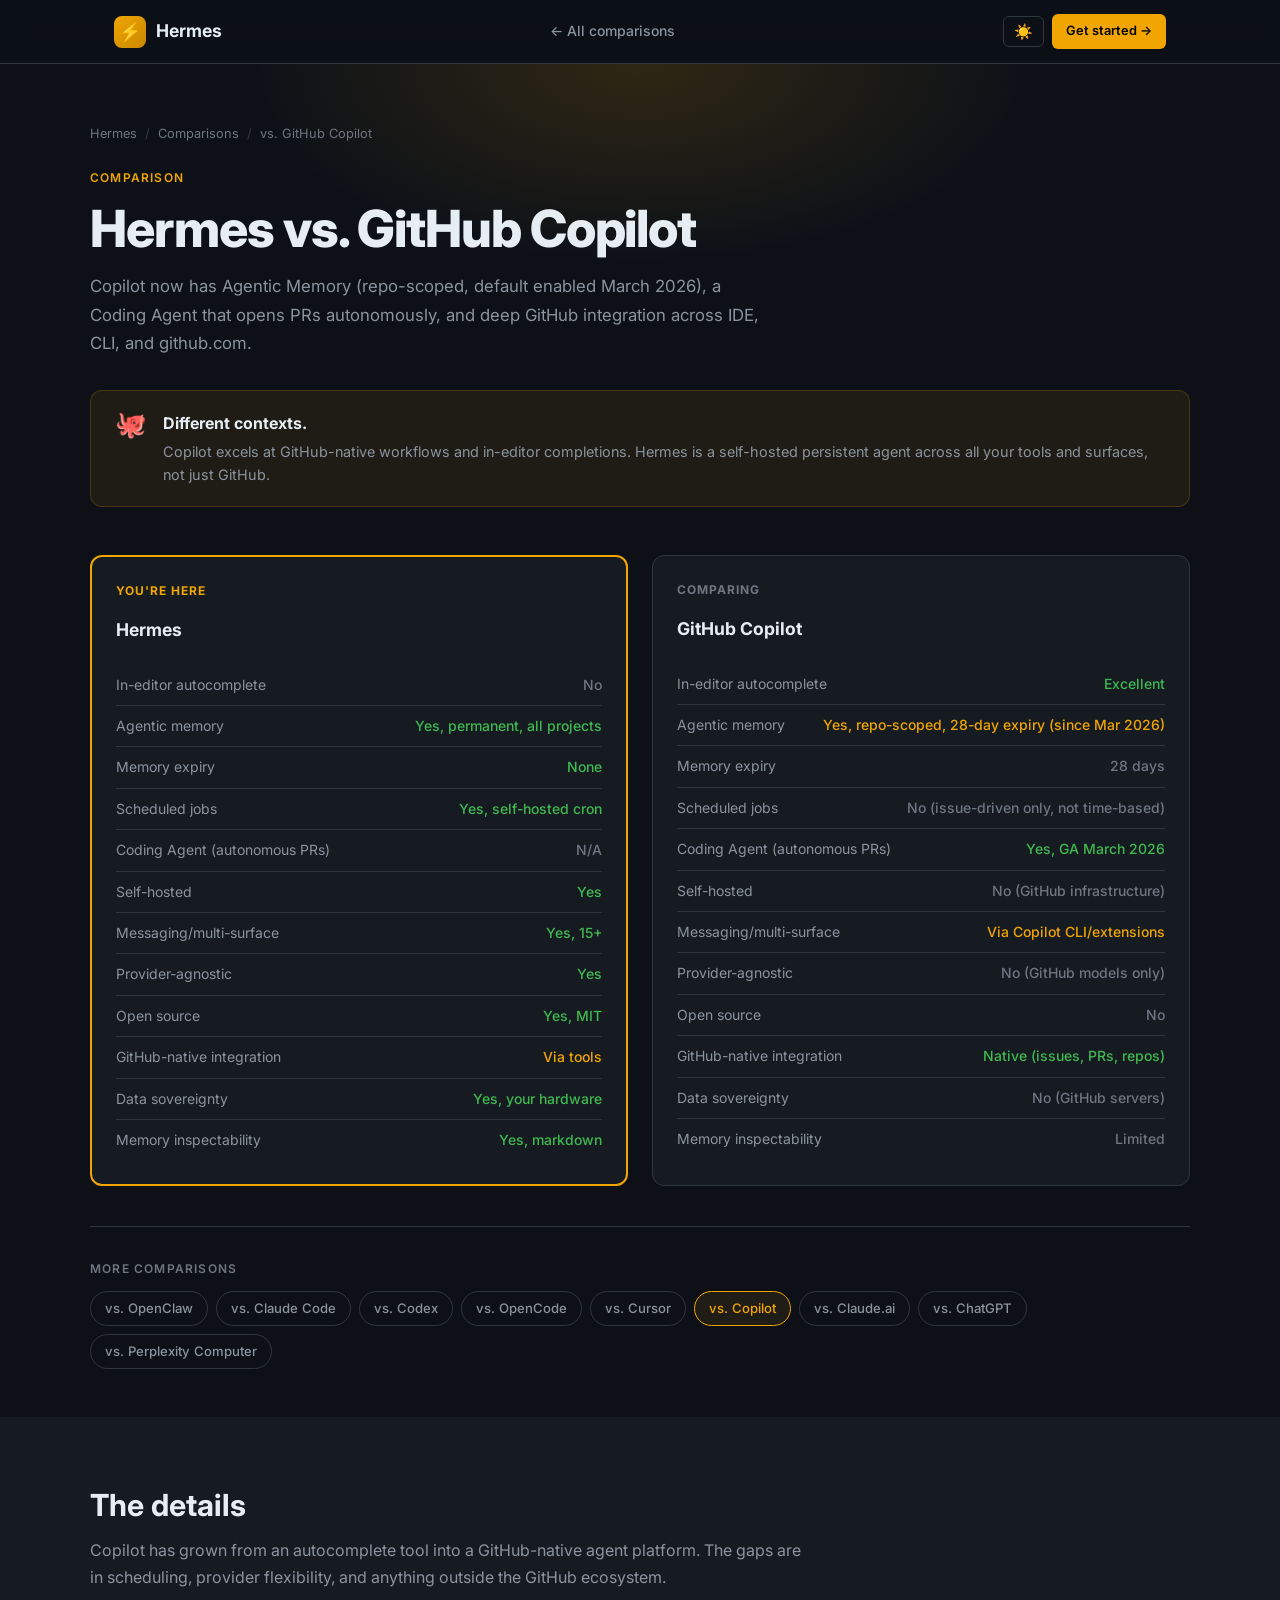
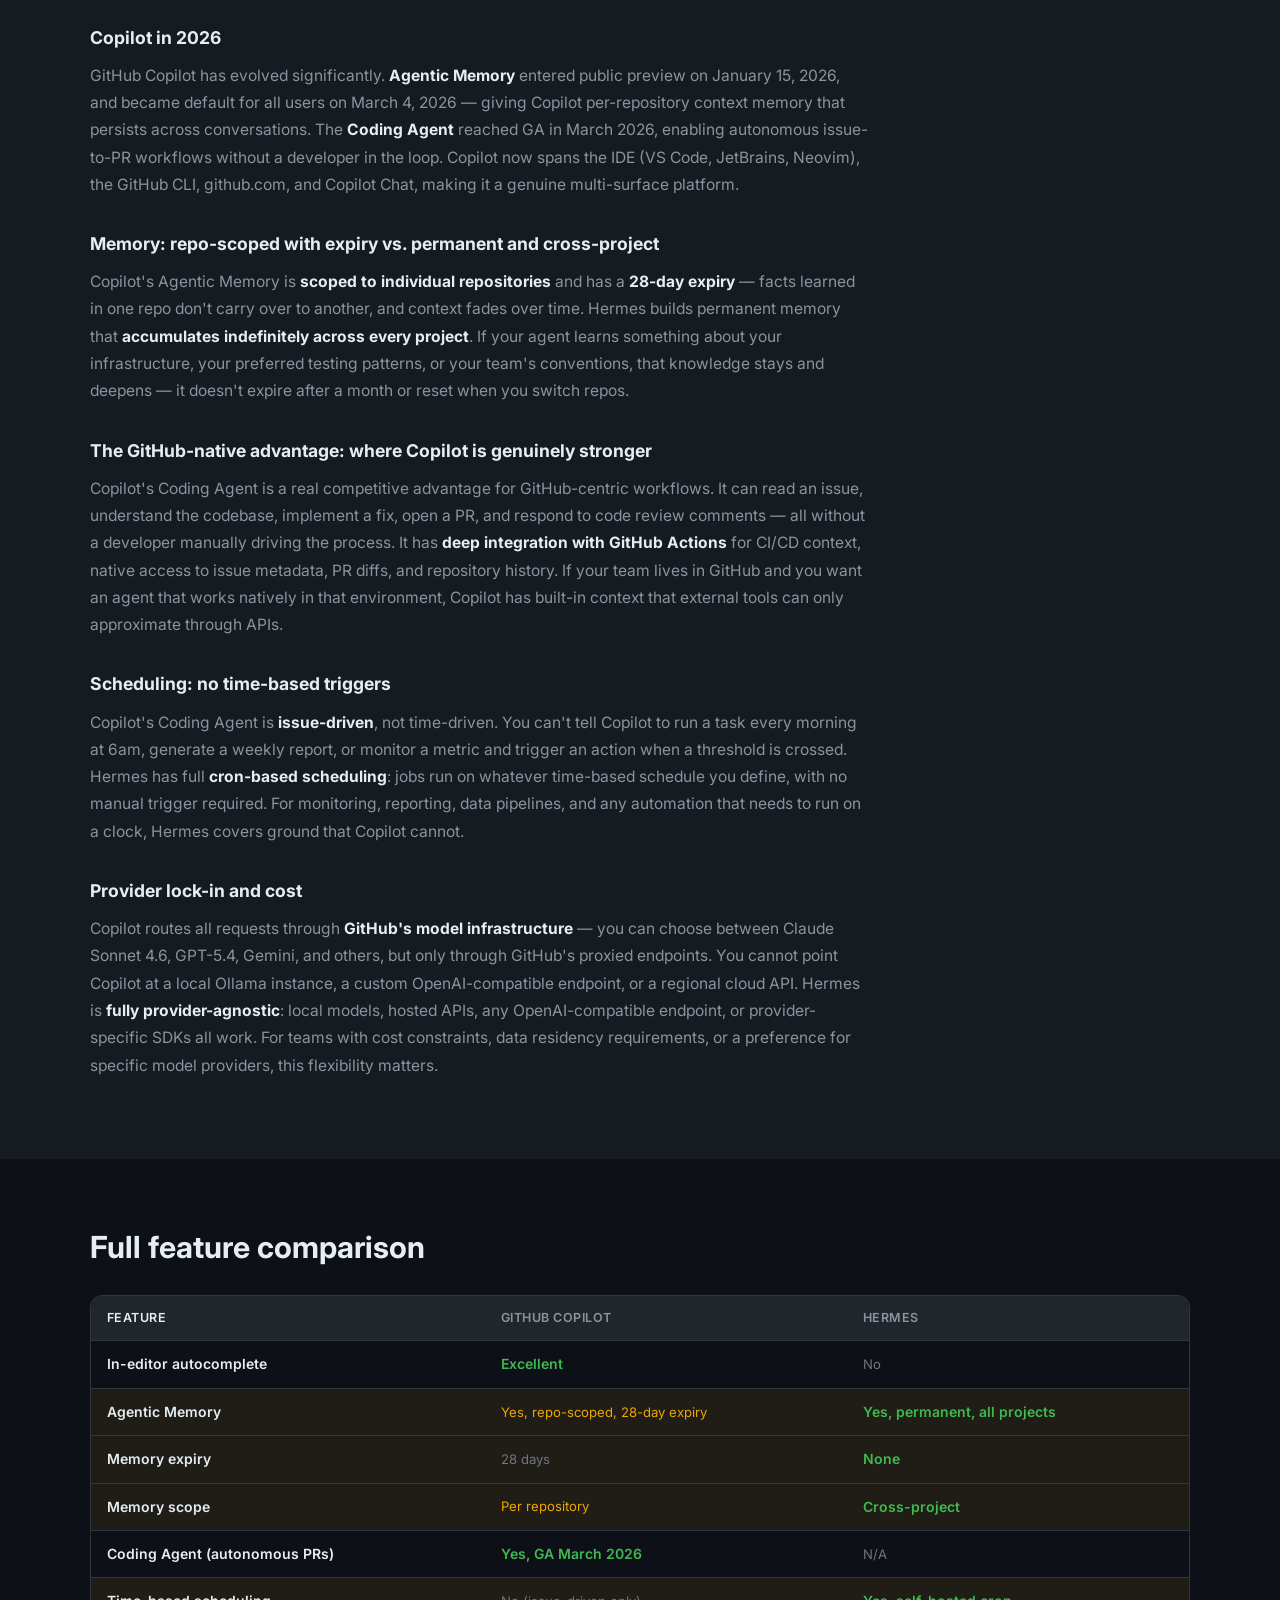
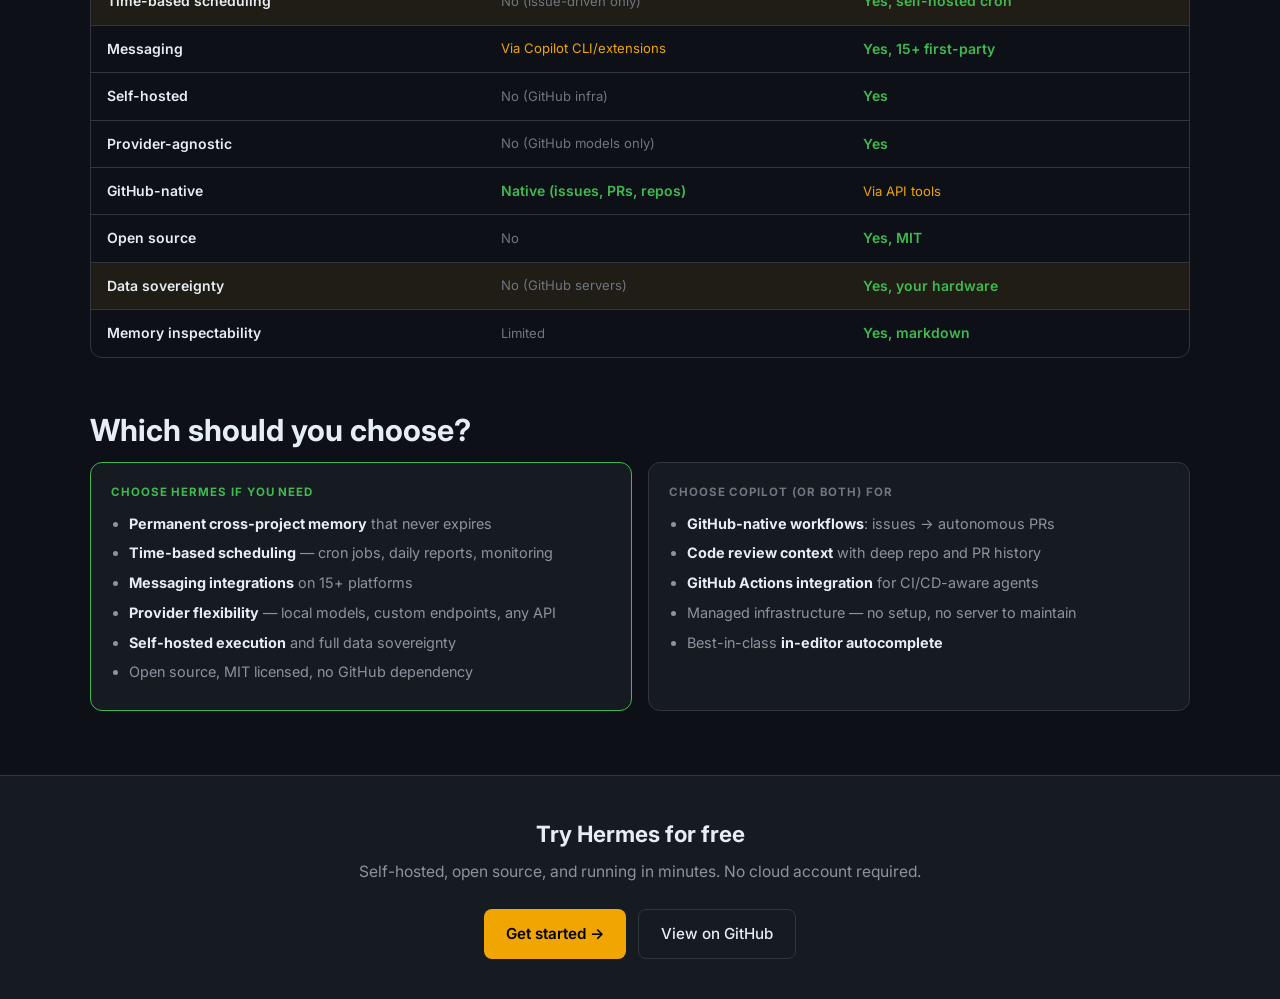
<file: compare/copilot.html>
<!DOCTYPE html>
<html lang="en" data-theme="dark">
<head>
  <meta charset="UTF-8" />
  <meta name="viewport" content="width=device-width, initial-scale=1.0" />
  <title>Hermes vs. GitHub Copilot | Comparison</title>
  <meta name="description" content="Copilot now has Agentic Memory (repo-scoped, default enabled March 2026), a Coding Agent that opens PRs autonomously, and deep GitHub integration across IDE, CLI, and github.com." />
  <link rel="preconnect" href="https://fonts.googleapis.com" />
  <link rel="preconnect" href="https://fonts.gstatic.com" crossorigin />
  <link href="https://fonts.googleapis.com/css2?family=Inter:wght@300;400;500;600;700;800&family=JetBrains+Mono:wght@400;500&display=swap" rel="stylesheet" />
  <style>
    :root {
      --bg-primary: #0d1117;
      --bg-secondary: #161b22;
      --bg-tertiary: #21262d;
      --bg-card: #161b22;
      --bg-card-hover: #1c2128;
      --border: #30363d;
      --border-hover: #484f58;
      --text-primary: #e6edf3;
      --text-secondary: #8b949e;
      --text-muted: #6e7681;
      --accent: #f0a500;
      --accent-dim: #c88800;
      --accent-glow: rgba(240,165,0,0.15);
      --accent-subtle: rgba(240,165,0,0.08);
      --green: #3fb950;
      --red: #f85149;
      --blue: #58a6ff;
      --purple: #bc8cff;
      --nav-height: 64px;
      --radius: 8px;
      --radius-lg: 12px;
      --shadow: 0 1px 3px rgba(0,0,0,0.4),0 4px 16px rgba(0,0,0,0.3);
    }
    [data-theme="light"] {
      --bg-primary: #ffffff;
      --bg-secondary: #f6f8fa;
      --bg-tertiary: #eaeef2;
      --bg-card: #ffffff;
      --bg-card-hover: #f6f8fa;
      --border: #d0d7de;
      --border-hover: #9198a1;
      --text-primary: #1f2328;
      --text-secondary: #656d76;
      --text-muted: #9198a1;
      --accent: #c07800;
      --accent-dim: #a06000;
      --accent-glow: rgba(192,120,0,0.12);
      --accent-subtle: rgba(192,120,0,0.06);
      --green: #1a7f37;
      --red: #cf222e;
      --blue: #0969da;
      --purple: #7c3aed;
      --shadow: 0 1px 3px rgba(0,0,0,0.1),0 4px 16px rgba(0,0,0,0.06);
    }
    *,*::before,*::after{box-sizing:border-box;margin:0;padding:0}
    html{scroll-behavior:smooth;font-size:16px;overflow-x:hidden}
    body{font-family:'Inter',-apple-system,BlinkMacSystemFont,'Segoe UI',sans-serif;background:var(--bg-primary);color:var(--text-primary);line-height:1.6;transition:background 0.2s,color 0.2s;-webkit-font-smoothing:antialiased}
    a{color:var(--accent);text-decoration:none;transition:color 0.15s}
    a:hover{color:var(--accent-dim)}
    img{max-width:100%}
    ::-webkit-scrollbar{width:6px;height:6px}
    ::-webkit-scrollbar-track{background:var(--bg-secondary)}
    ::-webkit-scrollbar-thumb{background:var(--border);border-radius:3px}
    #nav{position:fixed;top:0;left:0;right:0;height:var(--nav-height);background:rgba(13,17,23,0.92);backdrop-filter:blur(12px);-webkit-backdrop-filter:blur(12px);border-bottom:1px solid var(--border);z-index:1000}
    [data-theme="light"] #nav{background:rgba(255,255,255,0.92)}
    .nav-inner{max-width:1100px;margin:0 auto;padding:0 24px;height:100%;display:flex;align-items:center;justify-content:space-between;gap:16px}
    .nav-logo{display:flex;align-items:center;gap:10px;font-weight:700;font-size:1.1rem;color:var(--text-primary);text-decoration:none;flex-shrink:0}
    .nav-logo-icon{width:32px;height:32px;background:linear-gradient(135deg,var(--accent),var(--accent-dim));border-radius:8px;display:flex;align-items:center;justify-content:center;font-size:18px;line-height:1}
    .nav-back{display:flex;align-items:center;gap:6px;color:var(--text-secondary);font-size:0.875rem;font-weight:500;padding:6px 12px;border-radius:6px;transition:color 0.15s,background 0.15s;text-decoration:none}
    .nav-back:hover{color:var(--text-primary);background:var(--bg-tertiary)}
    .btn-theme{background:none;border:1px solid var(--border);color:var(--text-secondary);cursor:pointer;padding:7px 10px;border-radius:6px;font-size:15px;line-height:1;transition:border-color 0.15s,color 0.15s,background 0.15s}
    .btn-theme:hover{border-color:var(--border-hover);color:var(--text-primary);background:var(--bg-tertiary)}
    .btn-cta{background:var(--accent);color:#000;font-size:0.8rem;font-weight:600;padding:7px 14px;border-radius:6px;border:none;cursor:pointer;text-decoration:none;display:inline-block;transition:background 0.15s,transform 0.1s;white-space:nowrap}
    .btn-cta:hover{background:var(--accent-dim);color:#000;transform:translateY(-1px)}
    main{padding-top:var(--nav-height)}
    .hero{padding:60px 24px 48px;background:var(--bg-primary);position:relative;overflow:hidden}
    .hero::before{content:'';position:absolute;top:-200px;left:50%;transform:translateX(-50%);width:800px;height:400px;background:radial-gradient(ellipse at center,var(--accent-glow) 0%,transparent 70%);pointer-events:none}
    .container{max-width:1100px;margin:0 auto;position:relative}
    .section{padding:64px 24px}
    .section-alt{background:var(--bg-secondary)}
    .breadcrumb{display:flex;align-items:center;gap:8px;font-size:0.8rem;color:var(--text-muted);margin-bottom:24px;flex-wrap:wrap}
    .breadcrumb a{color:var(--text-muted)}
    .breadcrumb a:hover{color:var(--accent)}
    .breadcrumb-sep{opacity:0.4}
    .page-label{font-size:0.75rem;font-weight:600;letter-spacing:0.1em;text-transform:uppercase;color:var(--accent);margin-bottom:12px}
    .page-title{font-size:clamp(2rem,5vw,3.2rem);font-weight:800;line-height:1.1;letter-spacing:-0.02em;margin-bottom:16px}
    .page-sub{font-size:1.05rem;color:var(--text-secondary);max-width:680px;line-height:1.7;margin-bottom:32px}
    .verdict{display:flex;align-items:flex-start;gap:16px;background:var(--accent-subtle);border:1px solid rgba(240,165,0,0.2);border-radius:var(--radius-lg);padding:20px 24px;margin-bottom:48px}
    [data-theme="light"] .verdict{border-color:rgba(192,120,0,0.2)}
    .verdict-icon{font-size:1.6rem;flex-shrink:0;line-height:1}
    .verdict-text strong{color:var(--text-primary);display:block;margin-bottom:4px;font-size:1rem}
    .verdict-text p{color:var(--text-secondary);font-size:0.9rem;line-height:1.6;margin:0}
    .section-title{font-size:clamp(1.4rem,3vw,1.9rem);font-weight:700;margin-bottom:8px;color:var(--text-primary)}
    .section-body{font-size:1rem;color:var(--text-secondary);max-width:720px;line-height:1.7;margin-bottom:32px}
    .feature-compare{display:grid;grid-template-columns:1fr 1fr;gap:24px;margin-bottom:40px}
    @media(max-width:700px){.feature-compare{grid-template-columns:1fr}}
    .fc-col{background:var(--bg-card);border:1px solid var(--border);border-radius:var(--radius-lg);padding:24px}
    .fc-col.hermes{border-color:var(--accent);border-width:2px}
    .fc-col-label{font-size:0.75rem;font-weight:700;letter-spacing:0.08em;text-transform:uppercase;margin-bottom:16px;color:var(--text-muted)}
    .fc-col.hermes .fc-col-label{color:var(--accent)}
    .fc-col-name{font-size:1.1rem;font-weight:700;color:var(--text-primary);margin-bottom:20px}
    .fc-row{display:flex;align-items:flex-start;gap:10px;padding:9px 0;border-bottom:1px solid var(--border)}
    .fc-row:last-child{border-bottom:none}
    .fc-key{flex:1;font-size:0.875rem;color:var(--text-secondary)}
    .fc-val{font-size:0.875rem;font-weight:500;text-align:right;min-width:60px}
    .fc-val.yes{color:var(--green)}
    .fc-val.no{color:var(--text-muted)}
    .fc-val.partial{color:var(--accent)}
    .fc-val.preview{color:var(--purple)}
    .fc-val.cloud{color:var(--blue)}
    .narrative{max-width:780px;min-width:0;word-break:break-word}
    .narrative h3{font-size:1.1rem;font-weight:700;color:var(--text-primary);margin:32px 0 10px}
    .narrative h3:first-child{margin-top:0}
    .narrative p{font-size:0.975rem;color:var(--text-secondary);line-height:1.75;margin-bottom:16px}
    .narrative ul{padding-left:20px;margin-bottom:16px}
    .narrative li{font-size:0.975rem;color:var(--text-secondary);line-height:1.7;margin-bottom:6px}
    .narrative strong{color:var(--text-primary)}
    .narrative a{color:var(--accent)}
    .table-wrap{overflow-x:auto;border-radius:var(--radius-lg);border:1px solid var(--border);margin:24px 0 40px}
    table{width:100%;border-collapse:collapse;font-size:0.875rem}
    thead th{background:var(--bg-tertiary);color:var(--text-secondary);font-weight:600;font-size:0.78rem;letter-spacing:0.04em;text-transform:uppercase;padding:12px 16px;text-align:left;border-bottom:1px solid var(--border);white-space:nowrap}
    thead th:first-child{color:var(--text-primary)}
    tbody tr{border-bottom:1px solid var(--border);transition:background 0.1s}
    tbody tr:last-child{border-bottom:none}
    tbody tr:hover{background:var(--bg-card-hover)}
    tbody tr.hl{background:var(--accent-subtle)}
    tbody tr.hl:hover{background:rgba(240,165,0,0.12)}
    tbody td{padding:12px 16px;color:var(--text-secondary);vertical-align:middle}
    tbody td:first-child{font-weight:600;color:var(--text-primary);white-space:nowrap}
    .c-yes{color:var(--green);font-weight:600}
    .c-no{color:var(--text-muted);font-size:0.82rem}
    .c-partial{color:var(--accent);font-size:0.82rem}
    .c-cloud{color:var(--blue);font-size:0.82rem}
    .c-prev{color:var(--purple);font-size:0.82rem}
    .who-grid{display:grid;grid-template-columns:1fr 1fr;gap:16px;margin-top:8px}
    @media(max-width:600px){.who-grid{grid-template-columns:1fr}}
    .who-card{background:var(--bg-card);border:1px solid var(--border);border-radius:var(--radius-lg);padding:20px}
    .who-card.choose-hermes{border-color:var(--green)}
    .who-card.choose-other{border-color:var(--border)}
    .who-card-label{font-size:0.72rem;font-weight:700;letter-spacing:0.08em;text-transform:uppercase;margin-bottom:10px;color:var(--text-muted)}
    .who-card.choose-hermes .who-card-label{color:var(--green)}
    .who-card ul{padding-left:18px}
    .who-card li{font-size:0.9rem;color:var(--text-secondary);line-height:1.65;margin-bottom:6px}
    .who-card strong{color:var(--text-primary)}
    .cta-strip{background:var(--bg-secondary);border-top:1px solid var(--border);padding:40px 24px;text-align:center}
    .cta-strip h2{font-size:1.4rem;font-weight:700;margin-bottom:8px}
    .cta-strip p{color:var(--text-secondary);margin-bottom:24px;font-size:0.975rem}
    .cta-btns{display:flex;gap:12px;justify-content:center;flex-wrap:wrap}
    .btn-primary{display:inline-flex;align-items:center;gap:6px;background:var(--accent);color:#000;font-weight:600;font-size:0.95rem;padding:12px 22px;border-radius:8px;transition:background 0.15s,transform 0.1s}
    .btn-primary:hover{background:var(--accent-dim);color:#000;transform:translateY(-1px)}
    .btn-secondary{display:inline-flex;align-items:center;gap:6px;background:var(--bg-card);border:1px solid var(--border);color:var(--text-primary);font-weight:500;font-size:0.95rem;padding:12px 22px;border-radius:8px;transition:border-color 0.15s,background 0.15s}
    .btn-secondary:hover{border-color:var(--border-hover);background:var(--bg-card-hover);color:var(--text-primary)}
    .compare-nav{display:flex;flex-wrap:wrap;gap:8px;margin-top:40px;padding-top:32px;border-top:1px solid var(--border)}
    .compare-nav-label{width:100%;font-size:0.75rem;font-weight:600;letter-spacing:0.1em;text-transform:uppercase;color:var(--text-muted);margin-bottom:4px}
    .cpill{display:inline-block;padding:6px 14px;border:1px solid var(--border);border-radius:100px;font-size:0.82rem;font-weight:500;color:var(--text-secondary);transition:border-color 0.15s,color 0.15s,background 0.15s}
    .cpill:hover{border-color:var(--accent);color:var(--accent);background:var(--accent-subtle)}
    .cpill.active{border-color:var(--accent);color:var(--accent);background:var(--accent-subtle)}
    /* ── Mobile nav: prevent 3-item nav overflow ── */
    @media(max-width:640px){
      .nav-back span{display:none}
      .btn-cta{display:none}
      .nav-inner{gap:8px}
    }
    @media(max-width:768px){
      .section{padding:48px 16px}
      .hero{padding:48px 16px 36px}
      .feature-compare{grid-template-columns:1fr}
    }
  </style>
</head>
<body>

<nav id="nav">
  <div class="nav-inner">
    <a href="../index.html" class="nav-logo">
      <div class="nav-logo-icon">⚡</div>
      Hermes
    </a>
    <a href="../index.html#compare" class="nav-back"><span>← All comparisons</span></a>
    <div style="display:flex;align-items:center;gap:8px;flex-shrink:0">
      <button class="btn-theme" id="theme-toggle" aria-label="Toggle theme">🌙</button>
      <a href="https://hermes-agent.nousresearch.com/docs/getting-started/installation" class="btn-cta" target="_blank" rel="noopener">Get started →</a>
    </div>
  </div>
</nav>

<main>
  <div class="hero">
    <div class="container">
      <div class="breadcrumb">
        <a href="../index.html">Hermes</a>
        <span class="breadcrumb-sep">/</span>
        <a href="../index.html#compare">Comparisons</a>
        <span class="breadcrumb-sep">/</span>
        <span>vs. GitHub Copilot</span>
      </div>
      <div class="page-label">Comparison</div>
      <h1 class="page-title">Hermes vs. GitHub Copilot</h1>
      <p class="page-sub">Copilot now has Agentic Memory (repo-scoped, default enabled March 2026), a Coding Agent that opens PRs autonomously, and deep GitHub integration across IDE, CLI, and github.com.</p>

      <div class="verdict">
        <div class="verdict-icon">🐙</div>
        <div class="verdict-text">
          <strong>Different contexts.</strong>
          <p>Copilot excels at GitHub-native workflows and in-editor completions. Hermes is a self-hosted persistent agent across all your tools and surfaces, not just GitHub.</p>
        </div>
      </div>

      <div class="feature-compare">
        <div class="fc-col hermes">
          <div class="fc-col-label">You're here</div>
          <div class="fc-col-name">Hermes</div>
          <div class="fc-row"><span class="fc-key">In-editor autocomplete</span><span class="fc-val no">No</span></div>
          <div class="fc-row"><span class="fc-key">Agentic memory</span><span class="fc-val yes">Yes, permanent, all projects</span></div>
          <div class="fc-row"><span class="fc-key">Memory expiry</span><span class="fc-val yes">None</span></div>
          <div class="fc-row"><span class="fc-key">Scheduled jobs</span><span class="fc-val yes">Yes, self-hosted cron</span></div>
          <div class="fc-row"><span class="fc-key">Coding Agent (autonomous PRs)</span><span class="fc-val no">N/A</span></div>
          <div class="fc-row"><span class="fc-key">Self-hosted</span><span class="fc-val yes">Yes</span></div>
          <div class="fc-row"><span class="fc-key">Messaging/multi-surface</span><span class="fc-val yes">Yes, 15+</span></div>
          <div class="fc-row"><span class="fc-key">Provider-agnostic</span><span class="fc-val yes">Yes</span></div>
          <div class="fc-row"><span class="fc-key">Open source</span><span class="fc-val yes">Yes, MIT</span></div>
          <div class="fc-row"><span class="fc-key">GitHub-native integration</span><span class="fc-val partial">Via tools</span></div>
          <div class="fc-row"><span class="fc-key">Data sovereignty</span><span class="fc-val yes">Yes, your hardware</span></div>
          <div class="fc-row"><span class="fc-key">Memory inspectability</span><span class="fc-val yes">Yes, markdown</span></div>
        </div>
        <div class="fc-col">
          <div class="fc-col-label">Comparing</div>
          <div class="fc-col-name">GitHub Copilot</div>
          <div class="fc-row"><span class="fc-key">In-editor autocomplete</span><span class="fc-val yes">Excellent</span></div>
          <div class="fc-row"><span class="fc-key">Agentic memory</span><span class="fc-val partial">Yes, repo-scoped, 28-day expiry (since Mar 2026)</span></div>
          <div class="fc-row"><span class="fc-key">Memory expiry</span><span class="fc-val no">28 days</span></div>
          <div class="fc-row"><span class="fc-key">Scheduled jobs</span><span class="fc-val no">No (issue-driven only, not time-based)</span></div>
          <div class="fc-row"><span class="fc-key">Coding Agent (autonomous PRs)</span><span class="fc-val yes">Yes, GA March 2026</span></div>
          <div class="fc-row"><span class="fc-key">Self-hosted</span><span class="fc-val no">No (GitHub infrastructure)</span></div>
          <div class="fc-row"><span class="fc-key">Messaging/multi-surface</span><span class="fc-val partial">Via Copilot CLI/extensions</span></div>
          <div class="fc-row"><span class="fc-key">Provider-agnostic</span><span class="fc-val no">No (GitHub models only)</span></div>
          <div class="fc-row"><span class="fc-key">Open source</span><span class="fc-val no">No</span></div>
          <div class="fc-row"><span class="fc-key">GitHub-native integration</span><span class="fc-val yes">Native (issues, PRs, repos)</span></div>
          <div class="fc-row"><span class="fc-key">Data sovereignty</span><span class="fc-val no">No (GitHub servers)</span></div>
          <div class="fc-row"><span class="fc-key">Memory inspectability</span><span class="fc-val no">Limited</span></div>
        </div>
      </div>

      <!-- Compare nav pills -->
      <div class="compare-nav">
        <div class="compare-nav-label">More comparisons</div>
        <a href="openclaw.html" class="cpill">vs. OpenClaw</a>
        <a href="claude-code.html" class="cpill">vs. Claude Code</a>
        <a href="codex.html" class="cpill">vs. Codex</a>
        <a href="opencode.html" class="cpill">vs. OpenCode</a>
        <a href="cursor.html" class="cpill">vs. Cursor</a>
        <a href="copilot.html" class="cpill active">vs. Copilot</a>
        <a href="claude-ai.html" class="cpill">vs. Claude.ai</a>
        <a href="chatgpt.html" class="cpill">vs. ChatGPT</a>
        <a href="perplexity-computer.html" class="cpill">vs. Perplexity Computer</a>
      </div>
    </div>
  </div>

  <!-- Narrative -->
  <div class="section section-alt">
    <div class="container">
      <h2 class="section-title">The details</h2>
      <p class="section-body">Copilot has grown from an autocomplete tool into a GitHub-native agent platform. The gaps are in scheduling, provider flexibility, and anything outside the GitHub ecosystem.</p>
      <div class="narrative">

        <h3>Copilot in 2026</h3>
        <p>GitHub Copilot has evolved significantly. <strong>Agentic Memory</strong> entered public preview on January 15, 2026, and became default for all users on March 4, 2026 — giving Copilot per-repository context memory that persists across conversations. The <strong>Coding Agent</strong> reached GA in March 2026, enabling autonomous issue-to-PR workflows without a developer in the loop. Copilot now spans the IDE (VS Code, JetBrains, Neovim), the GitHub CLI, github.com, and Copilot Chat, making it a genuine multi-surface platform.</p>

        <h3>Memory: repo-scoped with expiry vs. permanent and cross-project</h3>
        <p>Copilot's Agentic Memory is <strong>scoped to individual repositories</strong> and has a <strong>28-day expiry</strong> — facts learned in one repo don't carry over to another, and context fades over time. Hermes builds permanent memory that <strong>accumulates indefinitely across every project</strong>. If your agent learns something about your infrastructure, your preferred testing patterns, or your team's conventions, that knowledge stays and deepens — it doesn't expire after a month or reset when you switch repos.</p>

        <h3>The GitHub-native advantage: where Copilot is genuinely stronger</h3>
        <p>Copilot's Coding Agent is a real competitive advantage for GitHub-centric workflows. It can read an issue, understand the codebase, implement a fix, open a PR, and respond to code review comments — all without a developer manually driving the process. It has <strong>deep integration with GitHub Actions</strong> for CI/CD context, native access to issue metadata, PR diffs, and repository history. If your team lives in GitHub and you want an agent that works natively in that environment, Copilot has built-in context that external tools can only approximate through APIs.</p>

        <h3>Scheduling: no time-based triggers</h3>
        <p>Copilot's Coding Agent is <strong>issue-driven</strong>, not time-driven. You can't tell Copilot to run a task every morning at 6am, generate a weekly report, or monitor a metric and trigger an action when a threshold is crossed. Hermes has full <strong>cron-based scheduling</strong>: jobs run on whatever time-based schedule you define, with no manual trigger required. For monitoring, reporting, data pipelines, and any automation that needs to run on a clock, Hermes covers ground that Copilot cannot.</p>

        <h3>Provider lock-in and cost</h3>
        <p>Copilot routes all requests through <strong>GitHub's model infrastructure</strong> — you can choose between Claude Sonnet 4.6, GPT-5.4, Gemini, and others, but only through GitHub's proxied endpoints. You cannot point Copilot at a local Ollama instance, a custom OpenAI-compatible endpoint, or a regional cloud API. Hermes is <strong>fully provider-agnostic</strong>: local models, hosted APIs, any OpenAI-compatible endpoint, or provider-specific SDKs all work. For teams with cost constraints, data residency requirements, or a preference for specific model providers, this flexibility matters.</p>
      </div>
    </div>
  </div>

  <!-- Full table -->
  <div class="section">
    <div class="container">
      <h2 class="section-title">Full feature comparison</h2>
      <div class="table-wrap">
        <table>
          <thead>
            <tr>
              <th>Feature</th>
              <th>GitHub Copilot</th>
              <th>Hermes</th>
            </tr>
          </thead>
          <tbody>
            <tr><td>In-editor autocomplete</td><td class="c-yes">Excellent</td><td class="c-no">No</td></tr>
            <tr class="hl"><td>Agentic Memory</td><td class="c-partial">Yes, repo-scoped, 28-day expiry</td><td class="c-yes">Yes, permanent, all projects</td></tr>
            <tr class="hl"><td>Memory expiry</td><td class="c-no">28 days</td><td class="c-yes">None</td></tr>
            <tr class="hl"><td>Memory scope</td><td class="c-partial">Per repository</td><td class="c-yes">Cross-project</td></tr>
            <tr><td>Coding Agent (autonomous PRs)</td><td class="c-yes">Yes, GA March 2026</td><td class="c-no">N/A</td></tr>
            <tr class="hl"><td>Time-based scheduling</td><td class="c-no">No (issue-driven only)</td><td class="c-yes">Yes, self-hosted cron</td></tr>
            <tr><td>Messaging</td><td class="c-partial">Via Copilot CLI/extensions</td><td class="c-yes">Yes, 15+ first-party</td></tr>
            <tr><td>Self-hosted</td><td class="c-no">No (GitHub infra)</td><td class="c-yes">Yes</td></tr>
            <tr><td>Provider-agnostic</td><td class="c-no">No (GitHub models only)</td><td class="c-yes">Yes</td></tr>
            <tr><td>GitHub-native</td><td class="c-yes">Native (issues, PRs, repos)</td><td class="c-partial">Via API tools</td></tr>
            <tr><td>Open source</td><td class="c-no">No</td><td class="c-yes">Yes, MIT</td></tr>
            <tr class="hl"><td>Data sovereignty</td><td class="c-no">No (GitHub servers)</td><td class="c-yes">Yes, your hardware</td></tr>
            <tr><td>Memory inspectability</td><td class="c-no">Limited</td><td class="c-yes">Yes, markdown</td></tr>
          </tbody>
        </table>
      </div>

      <!-- Who section -->
      <h2 class="section-title" style="margin-top:48px">Which should you choose?</h2>
      <div class="who-grid">
        <div class="who-card choose-hermes">
          <div class="who-card-label">Choose Hermes if you need</div>
          <ul>
            <li><strong>Permanent cross-project memory</strong> that never expires</li>
            <li><strong>Time-based scheduling</strong> — cron jobs, daily reports, monitoring</li>
            <li><strong>Messaging integrations</strong> on 15+ platforms</li>
            <li><strong>Provider flexibility</strong> — local models, custom endpoints, any API</li>
            <li><strong>Self-hosted execution</strong> and full data sovereignty</li>
            <li>Open source, MIT licensed, no GitHub dependency</li>
          </ul>
        </div>
        <div class="who-card choose-other">
          <div class="who-card-label">Choose Copilot (or both) for</div>
          <ul>
            <li><strong>GitHub-native workflows</strong>: issues → autonomous PRs</li>
            <li><strong>Code review context</strong> with deep repo and PR history</li>
            <li><strong>GitHub Actions integration</strong> for CI/CD-aware agents</li>
            <li>Managed infrastructure — no setup, no server to maintain</li>
            <li>Best-in-class <strong>in-editor autocomplete</strong></li>
          </ul>
        </div>
      </div>
    </div>
  </div>

  <!-- CTA -->
  <div class="cta-strip">
    <div class="container">
      <h2>Try Hermes for free</h2>
      <p>Self-hosted, open source, and running in minutes. No cloud account required.</p>
      <div class="cta-btns">
        <a href="https://hermes-agent.nousresearch.com/docs/getting-started/installation" class="btn-primary" target="_blank" rel="noopener">Get started →</a>
        <a href="https://github.com/nousresearch/hermes" class="btn-secondary" target="_blank" rel="noopener">View on GitHub</a>
      </div>
    </div>
  </div>
</main>

<script>
  const html = document.documentElement;
  const toggle = document.getElementById('theme-toggle');
  function setTheme(t) {
    html.setAttribute('data-theme', t);
    localStorage.setItem('theme', t);
    toggle.textContent = t === 'light' ? '🌙' : '☀️';
  }
  const saved = localStorage.getItem('theme');
  const prefersDark = window.matchMedia('(prefers-color-scheme: dark)').matches;
  if (saved) setTheme(saved);
  else if (!prefersDark) setTheme('light');
  else setTheme('dark');
  toggle.addEventListener('click', () => setTheme(html.getAttribute('data-theme') === 'dark' ? 'light' : 'dark'));
</script>
</body>
</html>
</file>
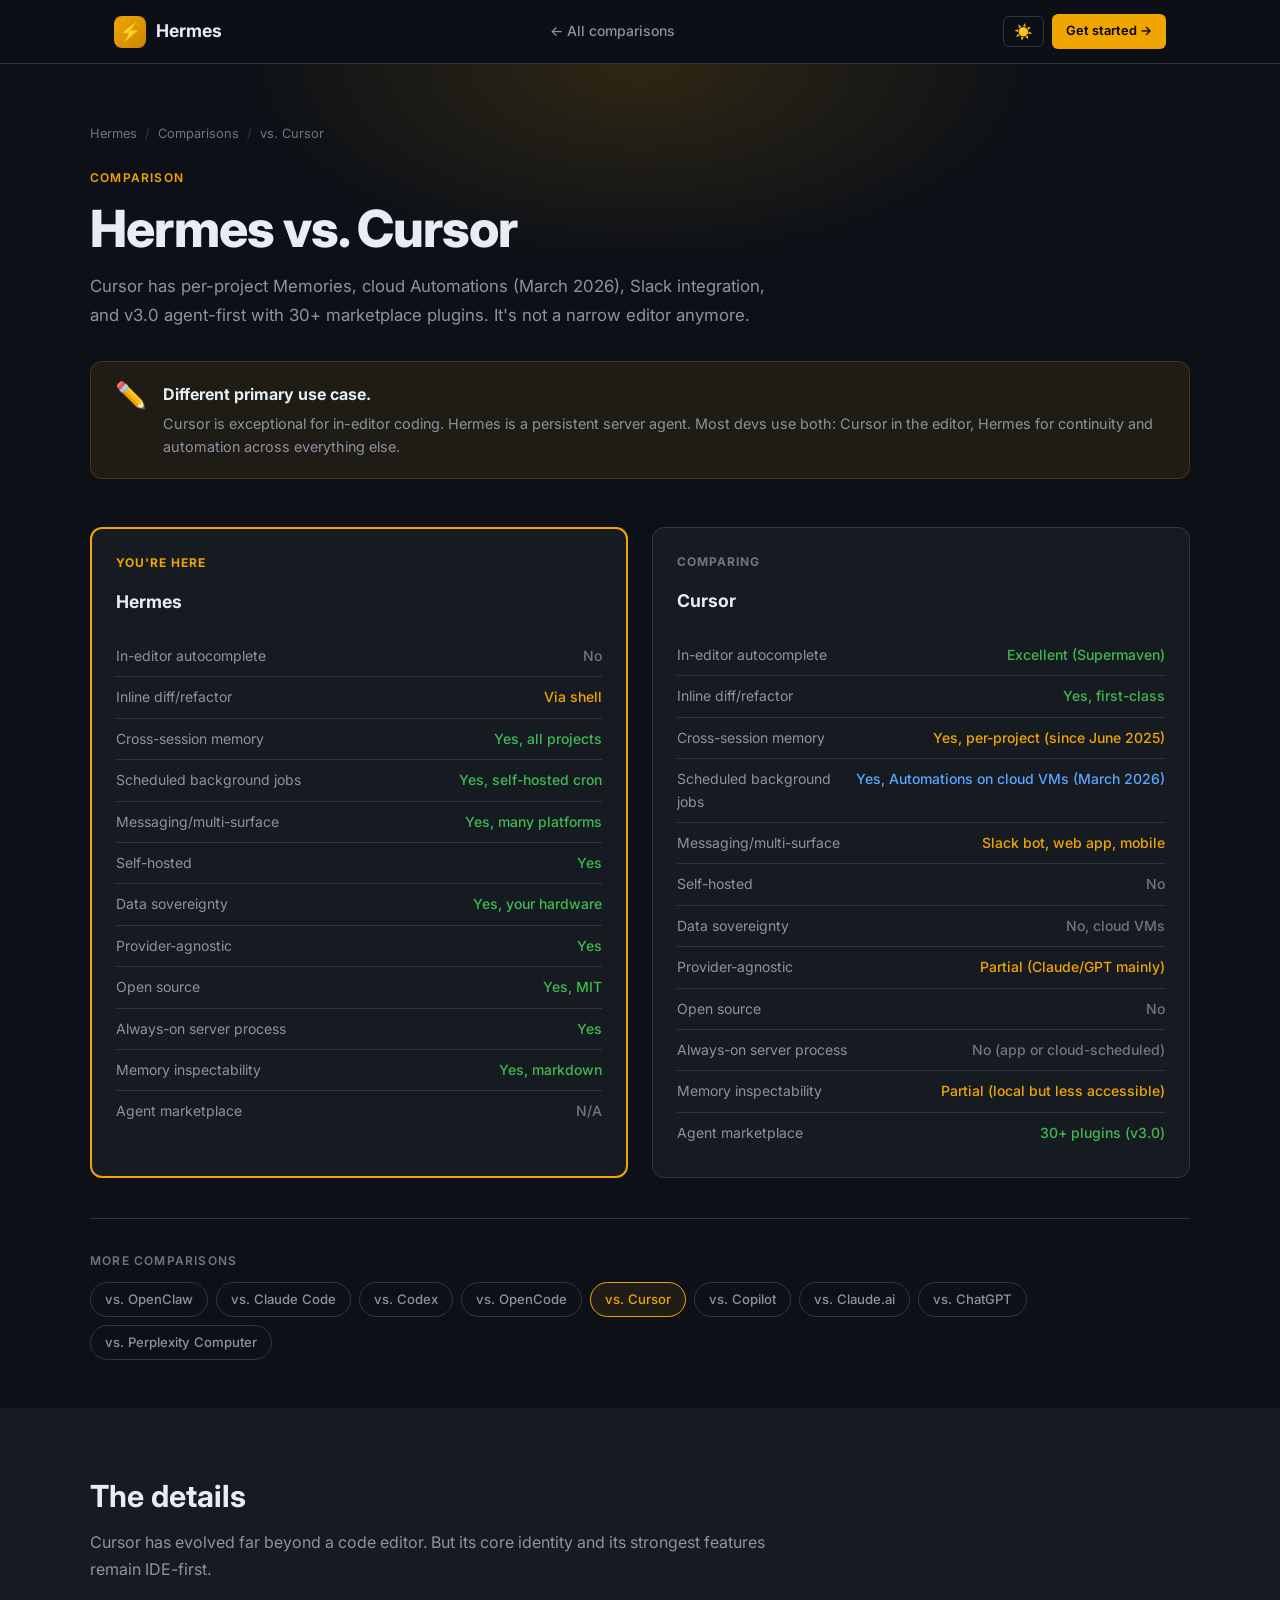
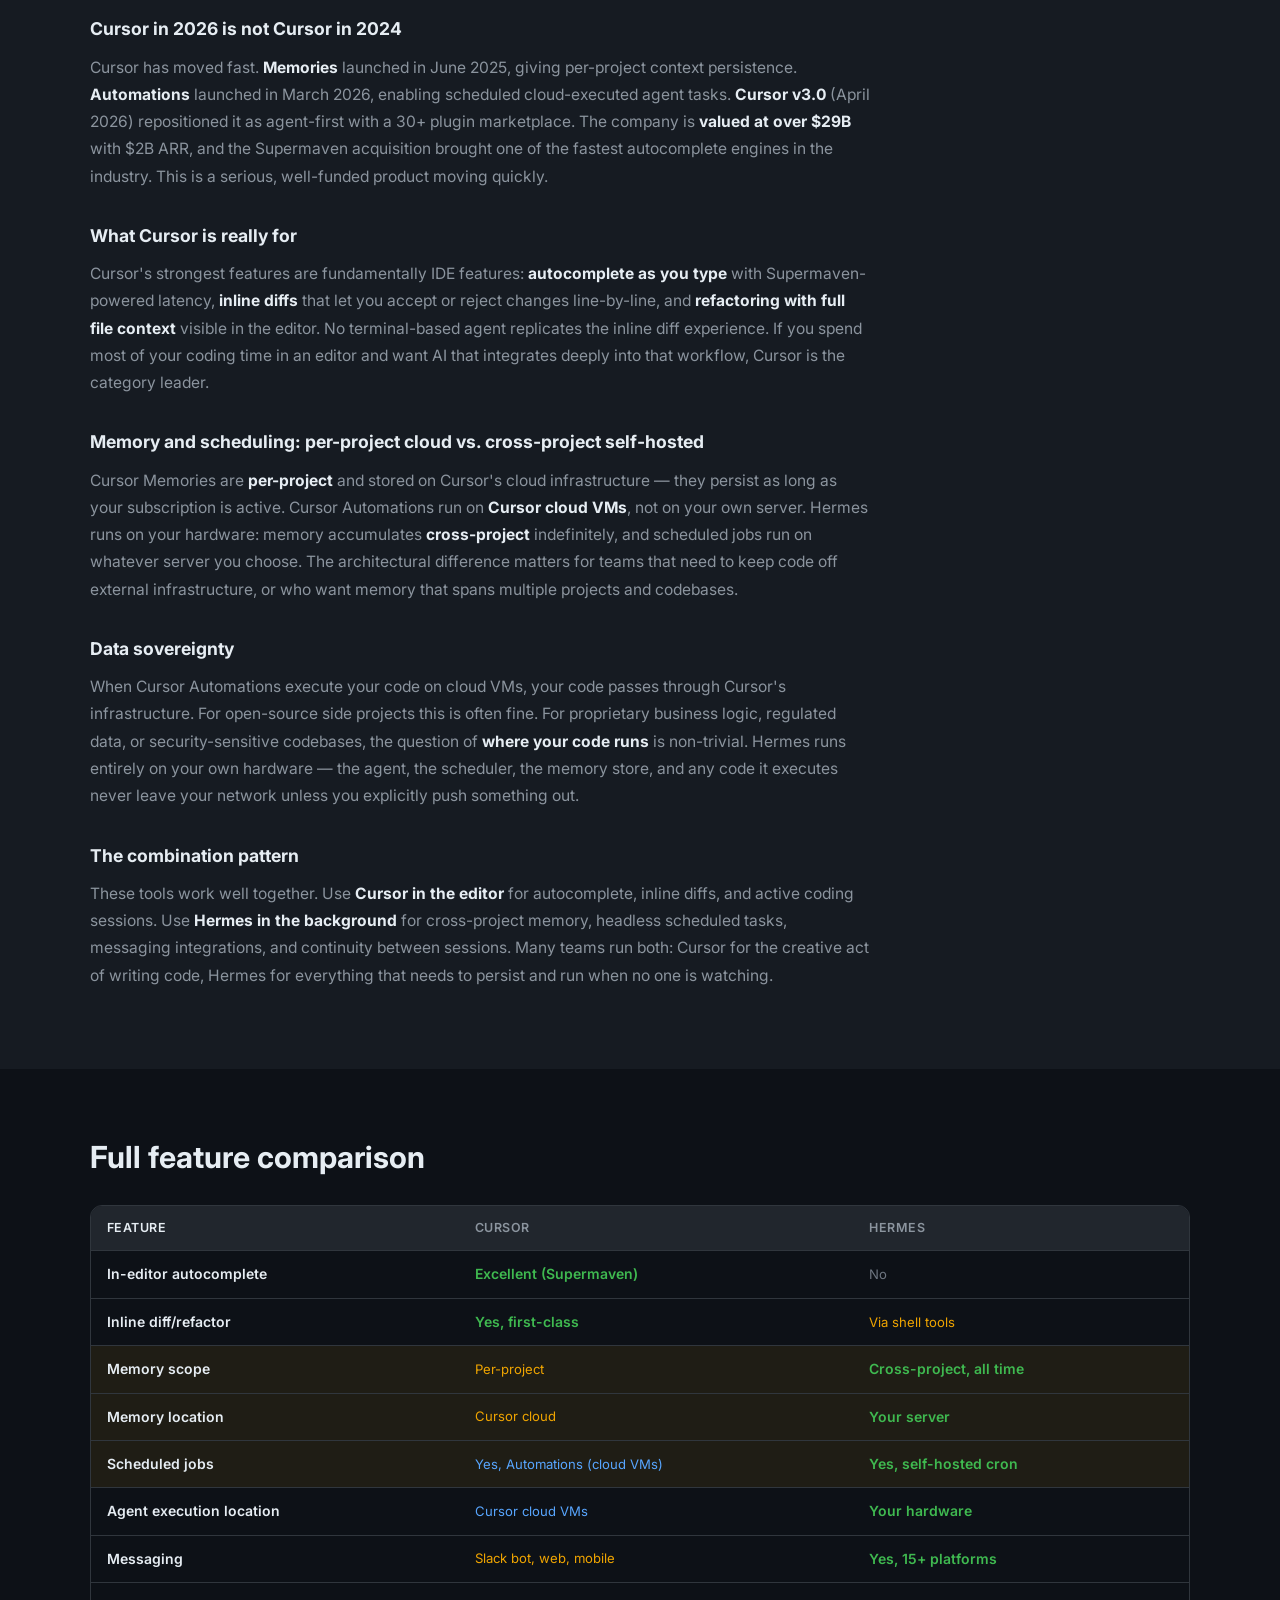
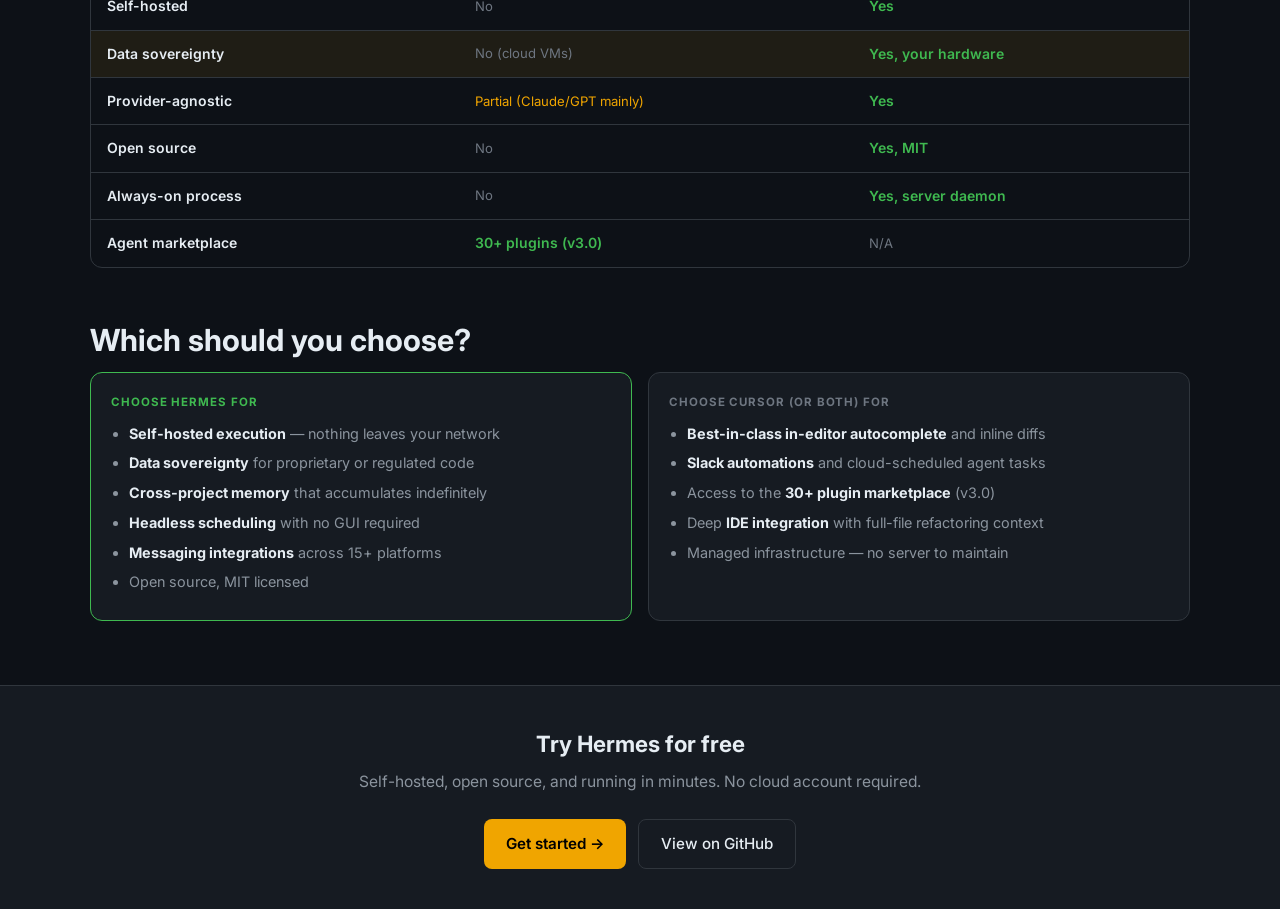
<file: compare/cursor.html>
<!DOCTYPE html>
<html lang="en" data-theme="dark">
<head>
  <meta charset="UTF-8" />
  <meta name="viewport" content="width=device-width, initial-scale=1.0" />
  <title>Hermes vs. Cursor | Comparison</title>
  <meta name="description" content="Cursor has per-project Memories, cloud Automations (March 2026), Slack integration, and v3.0 agent-first with 30+ marketplace plugins. It's not a narrow editor anymore." />
  <link rel="preconnect" href="https://fonts.googleapis.com" />
  <link rel="preconnect" href="https://fonts.gstatic.com" crossorigin />
  <link href="https://fonts.googleapis.com/css2?family=Inter:wght@300;400;500;600;700;800&family=JetBrains+Mono:wght@400;500&display=swap" rel="stylesheet" />
  <style>
    :root {
      --bg-primary: #0d1117;
      --bg-secondary: #161b22;
      --bg-tertiary: #21262d;
      --bg-card: #161b22;
      --bg-card-hover: #1c2128;
      --border: #30363d;
      --border-hover: #484f58;
      --text-primary: #e6edf3;
      --text-secondary: #8b949e;
      --text-muted: #6e7681;
      --accent: #f0a500;
      --accent-dim: #c88800;
      --accent-glow: rgba(240,165,0,0.15);
      --accent-subtle: rgba(240,165,0,0.08);
      --green: #3fb950;
      --red: #f85149;
      --blue: #58a6ff;
      --purple: #bc8cff;
      --nav-height: 64px;
      --radius: 8px;
      --radius-lg: 12px;
      --shadow: 0 1px 3px rgba(0,0,0,0.4),0 4px 16px rgba(0,0,0,0.3);
    }
    [data-theme="light"] {
      --bg-primary: #ffffff;
      --bg-secondary: #f6f8fa;
      --bg-tertiary: #eaeef2;
      --bg-card: #ffffff;
      --bg-card-hover: #f6f8fa;
      --border: #d0d7de;
      --border-hover: #9198a1;
      --text-primary: #1f2328;
      --text-secondary: #656d76;
      --text-muted: #9198a1;
      --accent: #c07800;
      --accent-dim: #a06000;
      --accent-glow: rgba(192,120,0,0.12);
      --accent-subtle: rgba(192,120,0,0.06);
      --green: #1a7f37;
      --red: #cf222e;
      --blue: #0969da;
      --purple: #7c3aed;
      --shadow: 0 1px 3px rgba(0,0,0,0.1),0 4px 16px rgba(0,0,0,0.06);
    }
    *,*::before,*::after{box-sizing:border-box;margin:0;padding:0}
    html{scroll-behavior:smooth;font-size:16px;overflow-x:hidden}
    body{font-family:'Inter',-apple-system,BlinkMacSystemFont,'Segoe UI',sans-serif;background:var(--bg-primary);color:var(--text-primary);line-height:1.6;transition:background 0.2s,color 0.2s;-webkit-font-smoothing:antialiased}
    a{color:var(--accent);text-decoration:none;transition:color 0.15s}
    a:hover{color:var(--accent-dim)}
    img{max-width:100%}
    ::-webkit-scrollbar{width:6px;height:6px}
    ::-webkit-scrollbar-track{background:var(--bg-secondary)}
    ::-webkit-scrollbar-thumb{background:var(--border);border-radius:3px}
    #nav{position:fixed;top:0;left:0;right:0;height:var(--nav-height);background:rgba(13,17,23,0.92);backdrop-filter:blur(12px);-webkit-backdrop-filter:blur(12px);border-bottom:1px solid var(--border);z-index:1000}
    [data-theme="light"] #nav{background:rgba(255,255,255,0.92)}
    .nav-inner{max-width:1100px;margin:0 auto;padding:0 24px;height:100%;display:flex;align-items:center;justify-content:space-between;gap:16px}
    .nav-logo{display:flex;align-items:center;gap:10px;font-weight:700;font-size:1.1rem;color:var(--text-primary);text-decoration:none;flex-shrink:0}
    .nav-logo-icon{width:32px;height:32px;background:linear-gradient(135deg,var(--accent),var(--accent-dim));border-radius:8px;display:flex;align-items:center;justify-content:center;font-size:18px;line-height:1}
    .nav-back{display:flex;align-items:center;gap:6px;color:var(--text-secondary);font-size:0.875rem;font-weight:500;padding:6px 12px;border-radius:6px;transition:color 0.15s,background 0.15s;text-decoration:none}
    .nav-back:hover{color:var(--text-primary);background:var(--bg-tertiary)}
    .btn-theme{background:none;border:1px solid var(--border);color:var(--text-secondary);cursor:pointer;padding:7px 10px;border-radius:6px;font-size:15px;line-height:1;transition:border-color 0.15s,color 0.15s,background 0.15s}
    .btn-theme:hover{border-color:var(--border-hover);color:var(--text-primary);background:var(--bg-tertiary)}
    .btn-cta{background:var(--accent);color:#000;font-size:0.8rem;font-weight:600;padding:7px 14px;border-radius:6px;border:none;cursor:pointer;text-decoration:none;display:inline-block;transition:background 0.15s,transform 0.1s;white-space:nowrap}
    .btn-cta:hover{background:var(--accent-dim);color:#000;transform:translateY(-1px)}
    main{padding-top:var(--nav-height)}
    .hero{padding:60px 24px 48px;background:var(--bg-primary);position:relative;overflow:hidden}
    .hero::before{content:'';position:absolute;top:-200px;left:50%;transform:translateX(-50%);width:800px;height:400px;background:radial-gradient(ellipse at center,var(--accent-glow) 0%,transparent 70%);pointer-events:none}
    .container{max-width:1100px;margin:0 auto;position:relative}
    .section{padding:64px 24px}
    .section-alt{background:var(--bg-secondary)}
    .breadcrumb{display:flex;align-items:center;gap:8px;font-size:0.8rem;color:var(--text-muted);margin-bottom:24px;flex-wrap:wrap}
    .breadcrumb a{color:var(--text-muted)}
    .breadcrumb a:hover{color:var(--accent)}
    .breadcrumb-sep{opacity:0.4}
    .page-label{font-size:0.75rem;font-weight:600;letter-spacing:0.1em;text-transform:uppercase;color:var(--accent);margin-bottom:12px}
    .page-title{font-size:clamp(2rem,5vw,3.2rem);font-weight:800;line-height:1.1;letter-spacing:-0.02em;margin-bottom:16px}
    .page-sub{font-size:1.05rem;color:var(--text-secondary);max-width:680px;line-height:1.7;margin-bottom:32px}
    .verdict{display:flex;align-items:flex-start;gap:16px;background:var(--accent-subtle);border:1px solid rgba(240,165,0,0.2);border-radius:var(--radius-lg);padding:20px 24px;margin-bottom:48px}
    [data-theme="light"] .verdict{border-color:rgba(192,120,0,0.2)}
    .verdict-icon{font-size:1.6rem;flex-shrink:0;line-height:1}
    .verdict-text strong{color:var(--text-primary);display:block;margin-bottom:4px;font-size:1rem}
    .verdict-text p{color:var(--text-secondary);font-size:0.9rem;line-height:1.6;margin:0}
    .section-title{font-size:clamp(1.4rem,3vw,1.9rem);font-weight:700;margin-bottom:8px;color:var(--text-primary)}
    .section-body{font-size:1rem;color:var(--text-secondary);max-width:720px;line-height:1.7;margin-bottom:32px}
    .feature-compare{display:grid;grid-template-columns:1fr 1fr;gap:24px;margin-bottom:40px}
    @media(max-width:700px){.feature-compare{grid-template-columns:1fr}}
    .fc-col{background:var(--bg-card);border:1px solid var(--border);border-radius:var(--radius-lg);padding:24px}
    .fc-col.hermes{border-color:var(--accent);border-width:2px}
    .fc-col-label{font-size:0.75rem;font-weight:700;letter-spacing:0.08em;text-transform:uppercase;margin-bottom:16px;color:var(--text-muted)}
    .fc-col.hermes .fc-col-label{color:var(--accent)}
    .fc-col-name{font-size:1.1rem;font-weight:700;color:var(--text-primary);margin-bottom:20px}
    .fc-row{display:flex;align-items:flex-start;gap:10px;padding:9px 0;border-bottom:1px solid var(--border)}
    .fc-row:last-child{border-bottom:none}
    .fc-key{flex:1;font-size:0.875rem;color:var(--text-secondary)}
    .fc-val{font-size:0.875rem;font-weight:500;text-align:right;min-width:60px}
    .fc-val.yes{color:var(--green)}
    .fc-val.no{color:var(--text-muted)}
    .fc-val.partial{color:var(--accent)}
    .fc-val.preview{color:var(--purple)}
    .fc-val.cloud{color:var(--blue)}
    .narrative{max-width:780px;min-width:0;word-break:break-word}
    .narrative h3{font-size:1.1rem;font-weight:700;color:var(--text-primary);margin:32px 0 10px}
    .narrative h3:first-child{margin-top:0}
    .narrative p{font-size:0.975rem;color:var(--text-secondary);line-height:1.75;margin-bottom:16px}
    .narrative ul{padding-left:20px;margin-bottom:16px}
    .narrative li{font-size:0.975rem;color:var(--text-secondary);line-height:1.7;margin-bottom:6px}
    .narrative strong{color:var(--text-primary)}
    .narrative a{color:var(--accent)}
    .table-wrap{overflow-x:auto;border-radius:var(--radius-lg);border:1px solid var(--border);margin:24px 0 40px}
    table{width:100%;border-collapse:collapse;font-size:0.875rem}
    thead th{background:var(--bg-tertiary);color:var(--text-secondary);font-weight:600;font-size:0.78rem;letter-spacing:0.04em;text-transform:uppercase;padding:12px 16px;text-align:left;border-bottom:1px solid var(--border);white-space:nowrap}
    thead th:first-child{color:var(--text-primary)}
    tbody tr{border-bottom:1px solid var(--border);transition:background 0.1s}
    tbody tr:last-child{border-bottom:none}
    tbody tr:hover{background:var(--bg-card-hover)}
    tbody tr.hl{background:var(--accent-subtle)}
    tbody tr.hl:hover{background:rgba(240,165,0,0.12)}
    tbody td{padding:12px 16px;color:var(--text-secondary);vertical-align:middle}
    tbody td:first-child{font-weight:600;color:var(--text-primary);white-space:nowrap}
    .c-yes{color:var(--green);font-weight:600}
    .c-no{color:var(--text-muted);font-size:0.82rem}
    .c-partial{color:var(--accent);font-size:0.82rem}
    .c-cloud{color:var(--blue);font-size:0.82rem}
    .c-prev{color:var(--purple);font-size:0.82rem}
    .who-grid{display:grid;grid-template-columns:1fr 1fr;gap:16px;margin-top:8px}
    @media(max-width:600px){.who-grid{grid-template-columns:1fr}}
    .who-card{background:var(--bg-card);border:1px solid var(--border);border-radius:var(--radius-lg);padding:20px}
    .who-card.choose-hermes{border-color:var(--green)}
    .who-card.choose-other{border-color:var(--border)}
    .who-card-label{font-size:0.72rem;font-weight:700;letter-spacing:0.08em;text-transform:uppercase;margin-bottom:10px;color:var(--text-muted)}
    .who-card.choose-hermes .who-card-label{color:var(--green)}
    .who-card ul{padding-left:18px}
    .who-card li{font-size:0.9rem;color:var(--text-secondary);line-height:1.65;margin-bottom:6px}
    .who-card strong{color:var(--text-primary)}
    .cta-strip{background:var(--bg-secondary);border-top:1px solid var(--border);padding:40px 24px;text-align:center}
    .cta-strip h2{font-size:1.4rem;font-weight:700;margin-bottom:8px}
    .cta-strip p{color:var(--text-secondary);margin-bottom:24px;font-size:0.975rem}
    .cta-btns{display:flex;gap:12px;justify-content:center;flex-wrap:wrap}
    .btn-primary{display:inline-flex;align-items:center;gap:6px;background:var(--accent);color:#000;font-weight:600;font-size:0.95rem;padding:12px 22px;border-radius:8px;transition:background 0.15s,transform 0.1s}
    .btn-primary:hover{background:var(--accent-dim);color:#000;transform:translateY(-1px)}
    .btn-secondary{display:inline-flex;align-items:center;gap:6px;background:var(--bg-card);border:1px solid var(--border);color:var(--text-primary);font-weight:500;font-size:0.95rem;padding:12px 22px;border-radius:8px;transition:border-color 0.15s,background 0.15s}
    .btn-secondary:hover{border-color:var(--border-hover);background:var(--bg-card-hover);color:var(--text-primary)}
    .compare-nav{display:flex;flex-wrap:wrap;gap:8px;margin-top:40px;padding-top:32px;border-top:1px solid var(--border)}
    .compare-nav-label{width:100%;font-size:0.75rem;font-weight:600;letter-spacing:0.1em;text-transform:uppercase;color:var(--text-muted);margin-bottom:4px}
    .cpill{display:inline-block;padding:6px 14px;border:1px solid var(--border);border-radius:100px;font-size:0.82rem;font-weight:500;color:var(--text-secondary);transition:border-color 0.15s,color 0.15s,background 0.15s}
    .cpill:hover{border-color:var(--accent);color:var(--accent);background:var(--accent-subtle)}
    .cpill.active{border-color:var(--accent);color:var(--accent);background:var(--accent-subtle)}
    /* ── Mobile nav: prevent 3-item nav overflow ── */
    @media(max-width:640px){
      .nav-back span{display:none}
      .btn-cta{display:none}
      .nav-inner{gap:8px}
    }
    @media(max-width:768px){
      .section{padding:48px 16px}
      .hero{padding:48px 16px 36px}
      .feature-compare{grid-template-columns:1fr}
    }
  </style>
</head>
<body>

<nav id="nav">
  <div class="nav-inner">
    <a href="../index.html" class="nav-logo">
      <div class="nav-logo-icon">⚡</div>
      Hermes
    </a>
    <a href="../index.html#compare" class="nav-back"><span>← All comparisons</span></a>
    <div style="display:flex;align-items:center;gap:8px;flex-shrink:0">
      <button class="btn-theme" id="theme-toggle" aria-label="Toggle theme">🌙</button>
      <a href="https://hermes-agent.nousresearch.com/docs/getting-started/installation" class="btn-cta" target="_blank" rel="noopener">Get started →</a>
    </div>
  </div>
</nav>

<main>
  <div class="hero">
    <div class="container">
      <div class="breadcrumb">
        <a href="../index.html">Hermes</a>
        <span class="breadcrumb-sep">/</span>
        <a href="../index.html#compare">Comparisons</a>
        <span class="breadcrumb-sep">/</span>
        <span>vs. Cursor</span>
      </div>
      <div class="page-label">Comparison</div>
      <h1 class="page-title">Hermes vs. Cursor</h1>
      <p class="page-sub">Cursor has per-project Memories, cloud Automations (March 2026), Slack integration, and v3.0 agent-first with 30+ marketplace plugins. It's not a narrow editor anymore.</p>

      <div class="verdict">
        <div class="verdict-icon">✏️</div>
        <div class="verdict-text">
          <strong>Different primary use case.</strong>
          <p>Cursor is exceptional for in-editor coding. Hermes is a persistent server agent. Most devs use both: Cursor in the editor, Hermes for continuity and automation across everything else.</p>
        </div>
      </div>

      <div class="feature-compare">
        <div class="fc-col hermes">
          <div class="fc-col-label">You're here</div>
          <div class="fc-col-name">Hermes</div>
          <div class="fc-row"><span class="fc-key">In-editor autocomplete</span><span class="fc-val no">No</span></div>
          <div class="fc-row"><span class="fc-key">Inline diff/refactor</span><span class="fc-val partial">Via shell</span></div>
          <div class="fc-row"><span class="fc-key">Cross-session memory</span><span class="fc-val yes">Yes, all projects</span></div>
          <div class="fc-row"><span class="fc-key">Scheduled background jobs</span><span class="fc-val yes">Yes, self-hosted cron</span></div>
          <div class="fc-row"><span class="fc-key">Messaging/multi-surface</span><span class="fc-val yes">Yes, many platforms</span></div>
          <div class="fc-row"><span class="fc-key">Self-hosted</span><span class="fc-val yes">Yes</span></div>
          <div class="fc-row"><span class="fc-key">Data sovereignty</span><span class="fc-val yes">Yes, your hardware</span></div>
          <div class="fc-row"><span class="fc-key">Provider-agnostic</span><span class="fc-val yes">Yes</span></div>
          <div class="fc-row"><span class="fc-key">Open source</span><span class="fc-val yes">Yes, MIT</span></div>
          <div class="fc-row"><span class="fc-key">Always-on server process</span><span class="fc-val yes">Yes</span></div>
          <div class="fc-row"><span class="fc-key">Memory inspectability</span><span class="fc-val yes">Yes, markdown</span></div>
          <div class="fc-row"><span class="fc-key">Agent marketplace</span><span class="fc-val no">N/A</span></div>
        </div>
        <div class="fc-col">
          <div class="fc-col-label">Comparing</div>
          <div class="fc-col-name">Cursor</div>
          <div class="fc-row"><span class="fc-key">In-editor autocomplete</span><span class="fc-val yes">Excellent (Supermaven)</span></div>
          <div class="fc-row"><span class="fc-key">Inline diff/refactor</span><span class="fc-val yes">Yes, first-class</span></div>
          <div class="fc-row"><span class="fc-key">Cross-session memory</span><span class="fc-val partial">Yes, per-project (since June 2025)</span></div>
          <div class="fc-row"><span class="fc-key">Scheduled background jobs</span><span class="fc-val cloud">Yes, Automations on cloud VMs (March 2026)</span></div>
          <div class="fc-row"><span class="fc-key">Messaging/multi-surface</span><span class="fc-val partial">Slack bot, web app, mobile</span></div>
          <div class="fc-row"><span class="fc-key">Self-hosted</span><span class="fc-val no">No</span></div>
          <div class="fc-row"><span class="fc-key">Data sovereignty</span><span class="fc-val no">No, cloud VMs</span></div>
          <div class="fc-row"><span class="fc-key">Provider-agnostic</span><span class="fc-val partial">Partial (Claude/GPT mainly)</span></div>
          <div class="fc-row"><span class="fc-key">Open source</span><span class="fc-val no">No</span></div>
          <div class="fc-row"><span class="fc-key">Always-on server process</span><span class="fc-val no">No (app or cloud-scheduled)</span></div>
          <div class="fc-row"><span class="fc-key">Memory inspectability</span><span class="fc-val partial">Partial (local but less accessible)</span></div>
          <div class="fc-row"><span class="fc-key">Agent marketplace</span><span class="fc-val yes">30+ plugins (v3.0)</span></div>
        </div>
      </div>

      <!-- Compare nav pills -->
      <div class="compare-nav">
        <div class="compare-nav-label">More comparisons</div>
        <a href="openclaw.html" class="cpill">vs. OpenClaw</a>
        <a href="claude-code.html" class="cpill">vs. Claude Code</a>
        <a href="codex.html" class="cpill">vs. Codex</a>
        <a href="opencode.html" class="cpill">vs. OpenCode</a>
        <a href="cursor.html" class="cpill active">vs. Cursor</a>
        <a href="copilot.html" class="cpill">vs. Copilot</a>
        <a href="claude-ai.html" class="cpill">vs. Claude.ai</a>
        <a href="chatgpt.html" class="cpill">vs. ChatGPT</a>
        <a href="perplexity-computer.html" class="cpill">vs. Perplexity Computer</a>
      </div>
    </div>
  </div>

  <!-- Narrative -->
  <div class="section section-alt">
    <div class="container">
      <h2 class="section-title">The details</h2>
      <p class="section-body">Cursor has evolved far beyond a code editor. But its core identity and its strongest features remain IDE-first.</p>
      <div class="narrative">

        <h3>Cursor in 2026 is not Cursor in 2024</h3>
        <p>Cursor has moved fast. <strong>Memories</strong> launched in June 2025, giving per-project context persistence. <strong>Automations</strong> launched in March 2026, enabling scheduled cloud-executed agent tasks. <strong>Cursor v3.0</strong> (April 2026) repositioned it as agent-first with a 30+ plugin marketplace. The company is <strong>valued at over $29B</strong> with $2B ARR, and the Supermaven acquisition brought one of the fastest autocomplete engines in the industry. This is a serious, well-funded product moving quickly.</p>

        <h3>What Cursor is really for</h3>
        <p>Cursor's strongest features are fundamentally IDE features: <strong>autocomplete as you type</strong> with Supermaven-powered latency, <strong>inline diffs</strong> that let you accept or reject changes line-by-line, and <strong>refactoring with full file context</strong> visible in the editor. No terminal-based agent replicates the inline diff experience. If you spend most of your coding time in an editor and want AI that integrates deeply into that workflow, Cursor is the category leader.</p>

        <h3>Memory and scheduling: per-project cloud vs. cross-project self-hosted</h3>
        <p>Cursor Memories are <strong>per-project</strong> and stored on Cursor's cloud infrastructure — they persist as long as your subscription is active. Cursor Automations run on <strong>Cursor cloud VMs</strong>, not on your own server. Hermes runs on your hardware: memory accumulates <strong>cross-project</strong> indefinitely, and scheduled jobs run on whatever server you choose. The architectural difference matters for teams that need to keep code off external infrastructure, or who want memory that spans multiple projects and codebases.</p>

        <h3>Data sovereignty</h3>
        <p>When Cursor Automations execute your code on cloud VMs, your code passes through Cursor's infrastructure. For open-source side projects this is often fine. For proprietary business logic, regulated data, or security-sensitive codebases, the question of <strong>where your code runs</strong> is non-trivial. Hermes runs entirely on your own hardware — the agent, the scheduler, the memory store, and any code it executes never leave your network unless you explicitly push something out.</p>

        <h3>The combination pattern</h3>
        <p>These tools work well together. Use <strong>Cursor in the editor</strong> for autocomplete, inline diffs, and active coding sessions. Use <strong>Hermes in the background</strong> for cross-project memory, headless scheduled tasks, messaging integrations, and continuity between sessions. Many teams run both: Cursor for the creative act of writing code, Hermes for everything that needs to persist and run when no one is watching.</p>
      </div>
    </div>
  </div>

  <!-- Full table -->
  <div class="section">
    <div class="container">
      <h2 class="section-title">Full feature comparison</h2>
      <div class="table-wrap">
        <table>
          <thead>
            <tr>
              <th>Feature</th>
              <th>Cursor</th>
              <th>Hermes</th>
            </tr>
          </thead>
          <tbody>
            <tr><td>In-editor autocomplete</td><td class="c-yes">Excellent (Supermaven)</td><td class="c-no">No</td></tr>
            <tr><td>Inline diff/refactor</td><td class="c-yes">Yes, first-class</td><td class="c-partial">Via shell tools</td></tr>
            <tr class="hl"><td>Memory scope</td><td class="c-partial">Per-project</td><td class="c-yes">Cross-project, all time</td></tr>
            <tr class="hl"><td>Memory location</td><td class="c-partial">Cursor cloud</td><td class="c-yes">Your server</td></tr>
            <tr class="hl"><td>Scheduled jobs</td><td class="c-cloud">Yes, Automations (cloud VMs)</td><td class="c-yes">Yes, self-hosted cron</td></tr>
            <tr><td>Agent execution location</td><td class="c-cloud">Cursor cloud VMs</td><td class="c-yes">Your hardware</td></tr>
            <tr><td>Messaging</td><td class="c-partial">Slack bot, web, mobile</td><td class="c-yes">Yes, 15+ platforms</td></tr>
            <tr><td>Self-hosted</td><td class="c-no">No</td><td class="c-yes">Yes</td></tr>
            <tr class="hl"><td>Data sovereignty</td><td class="c-no">No (cloud VMs)</td><td class="c-yes">Yes, your hardware</td></tr>
            <tr><td>Provider-agnostic</td><td class="c-partial">Partial (Claude/GPT mainly)</td><td class="c-yes">Yes</td></tr>
            <tr><td>Open source</td><td class="c-no">No</td><td class="c-yes">Yes, MIT</td></tr>
            <tr><td>Always-on process</td><td class="c-no">No</td><td class="c-yes">Yes, server daemon</td></tr>
            <tr><td>Agent marketplace</td><td class="c-yes">30+ plugins (v3.0)</td><td class="c-no">N/A</td></tr>
          </tbody>
        </table>
      </div>

      <!-- Who section -->
      <h2 class="section-title" style="margin-top:48px">Which should you choose?</h2>
      <div class="who-grid">
        <div class="who-card choose-hermes">
          <div class="who-card-label">Choose Hermes for</div>
          <ul>
            <li><strong>Self-hosted execution</strong> — nothing leaves your network</li>
            <li><strong>Data sovereignty</strong> for proprietary or regulated code</li>
            <li><strong>Cross-project memory</strong> that accumulates indefinitely</li>
            <li><strong>Headless scheduling</strong> with no GUI required</li>
            <li><strong>Messaging integrations</strong> across 15+ platforms</li>
            <li>Open source, MIT licensed</li>
          </ul>
        </div>
        <div class="who-card choose-other">
          <div class="who-card-label">Choose Cursor (or both) for</div>
          <ul>
            <li><strong>Best-in-class in-editor autocomplete</strong> and inline diffs</li>
            <li><strong>Slack automations</strong> and cloud-scheduled agent tasks</li>
            <li>Access to the <strong>30+ plugin marketplace</strong> (v3.0)</li>
            <li>Deep <strong>IDE integration</strong> with full-file refactoring context</li>
            <li>Managed infrastructure — no server to maintain</li>
          </ul>
        </div>
      </div>
    </div>
  </div>

  <!-- CTA -->
  <div class="cta-strip">
    <div class="container">
      <h2>Try Hermes for free</h2>
      <p>Self-hosted, open source, and running in minutes. No cloud account required.</p>
      <div class="cta-btns">
        <a href="https://hermes-agent.nousresearch.com/docs/getting-started/installation" class="btn-primary" target="_blank" rel="noopener">Get started →</a>
        <a href="https://github.com/nousresearch/hermes" class="btn-secondary" target="_blank" rel="noopener">View on GitHub</a>
      </div>
    </div>
  </div>
</main>

<script>
  const html = document.documentElement;
  const toggle = document.getElementById('theme-toggle');
  function setTheme(t) {
    html.setAttribute('data-theme', t);
    localStorage.setItem('theme', t);
    toggle.textContent = t === 'light' ? '🌙' : '☀️';
  }
  const saved = localStorage.getItem('theme');
  const prefersDark = window.matchMedia('(prefers-color-scheme: dark)').matches;
  if (saved) setTheme(saved);
  else if (!prefersDark) setTheme('light');
  else setTheme('dark');
  toggle.addEventListener('click', () => setTheme(html.getAttribute('data-theme') === 'dark' ? 'light' : 'dark'));
</script>
</body>
</html>
</file>
